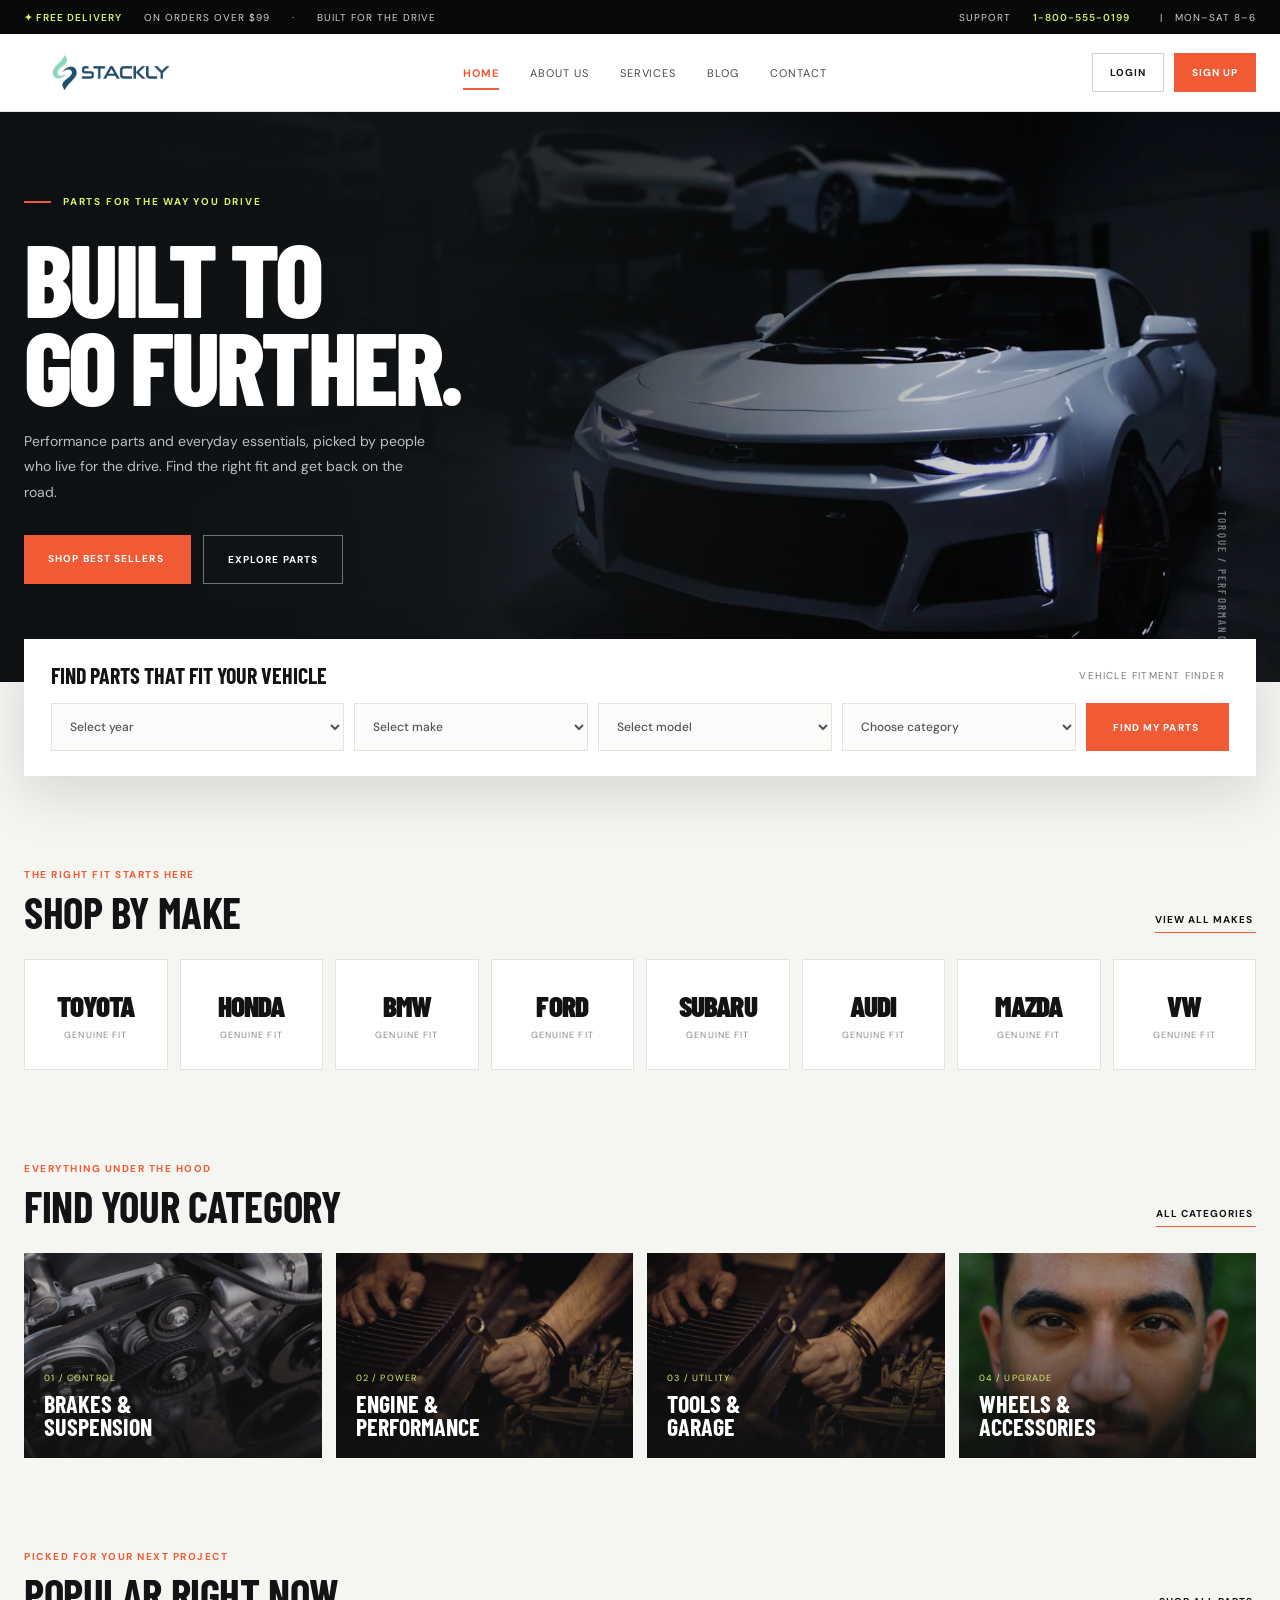
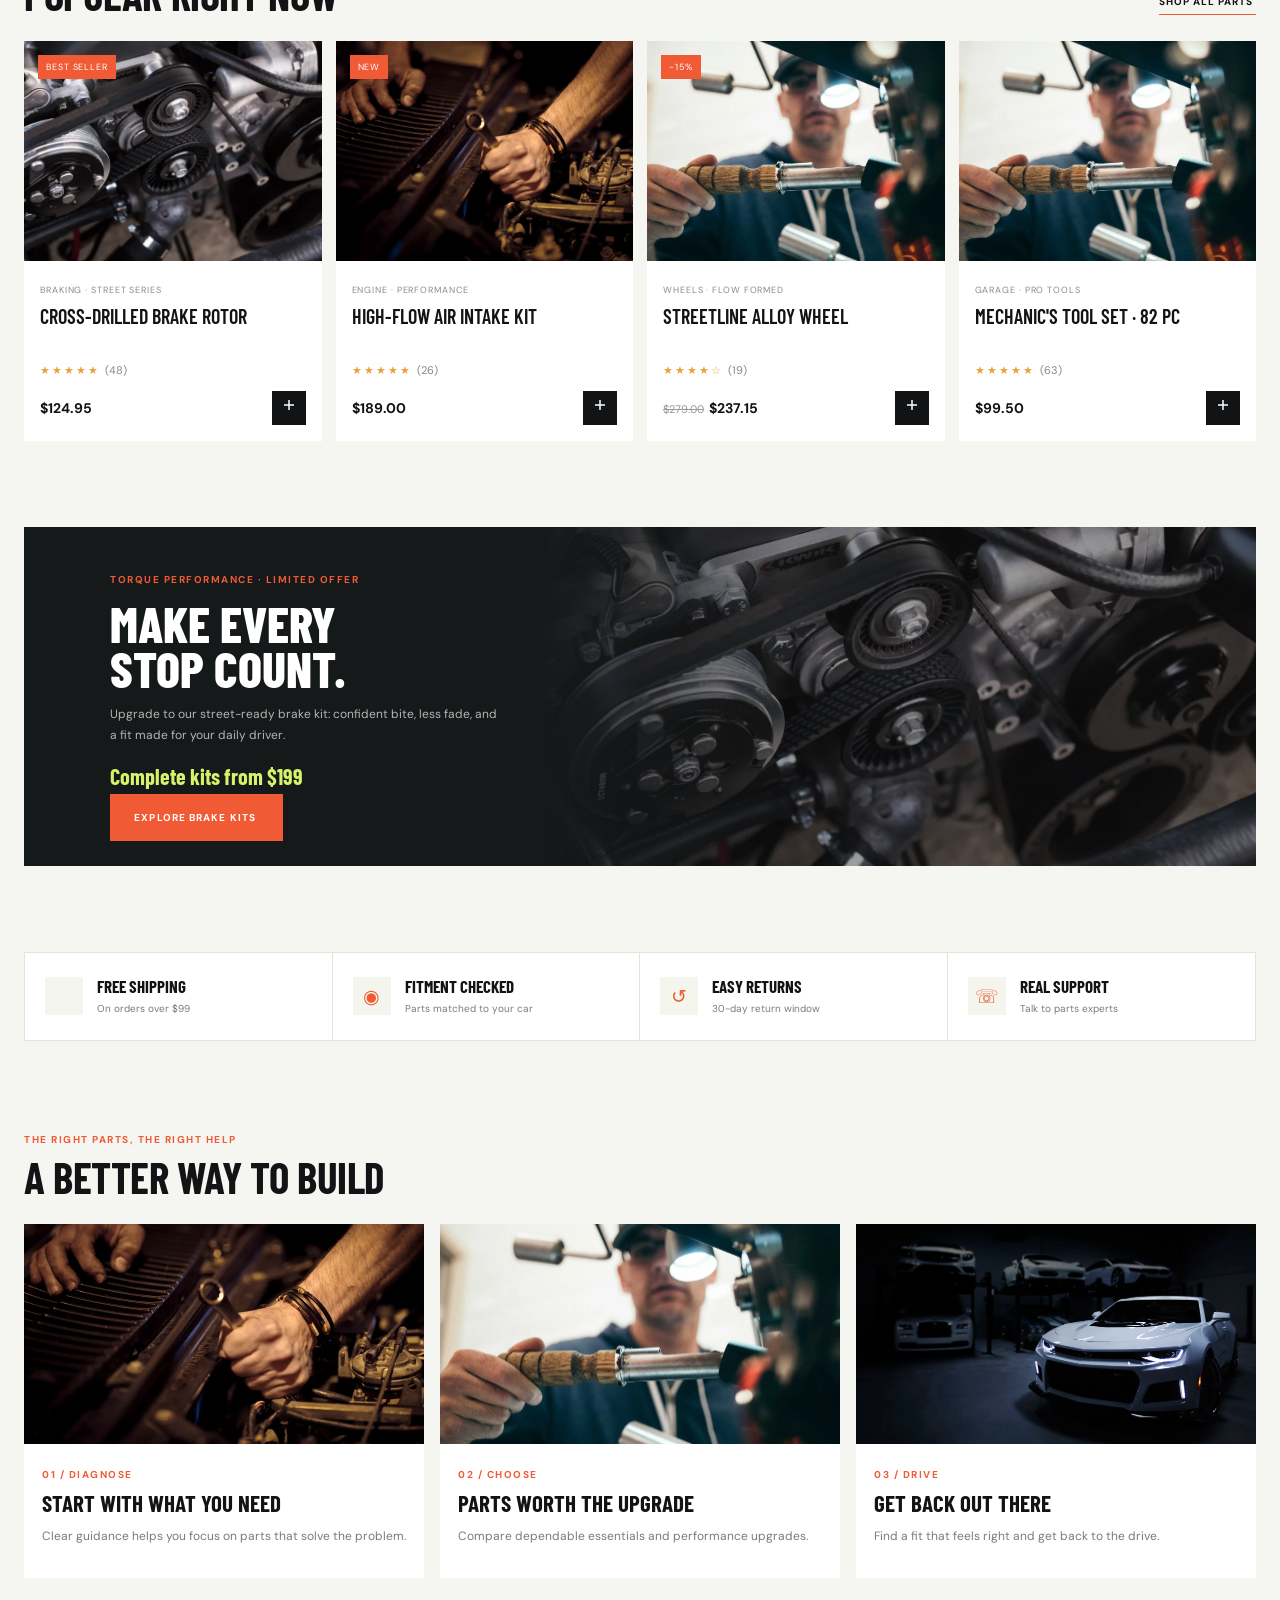
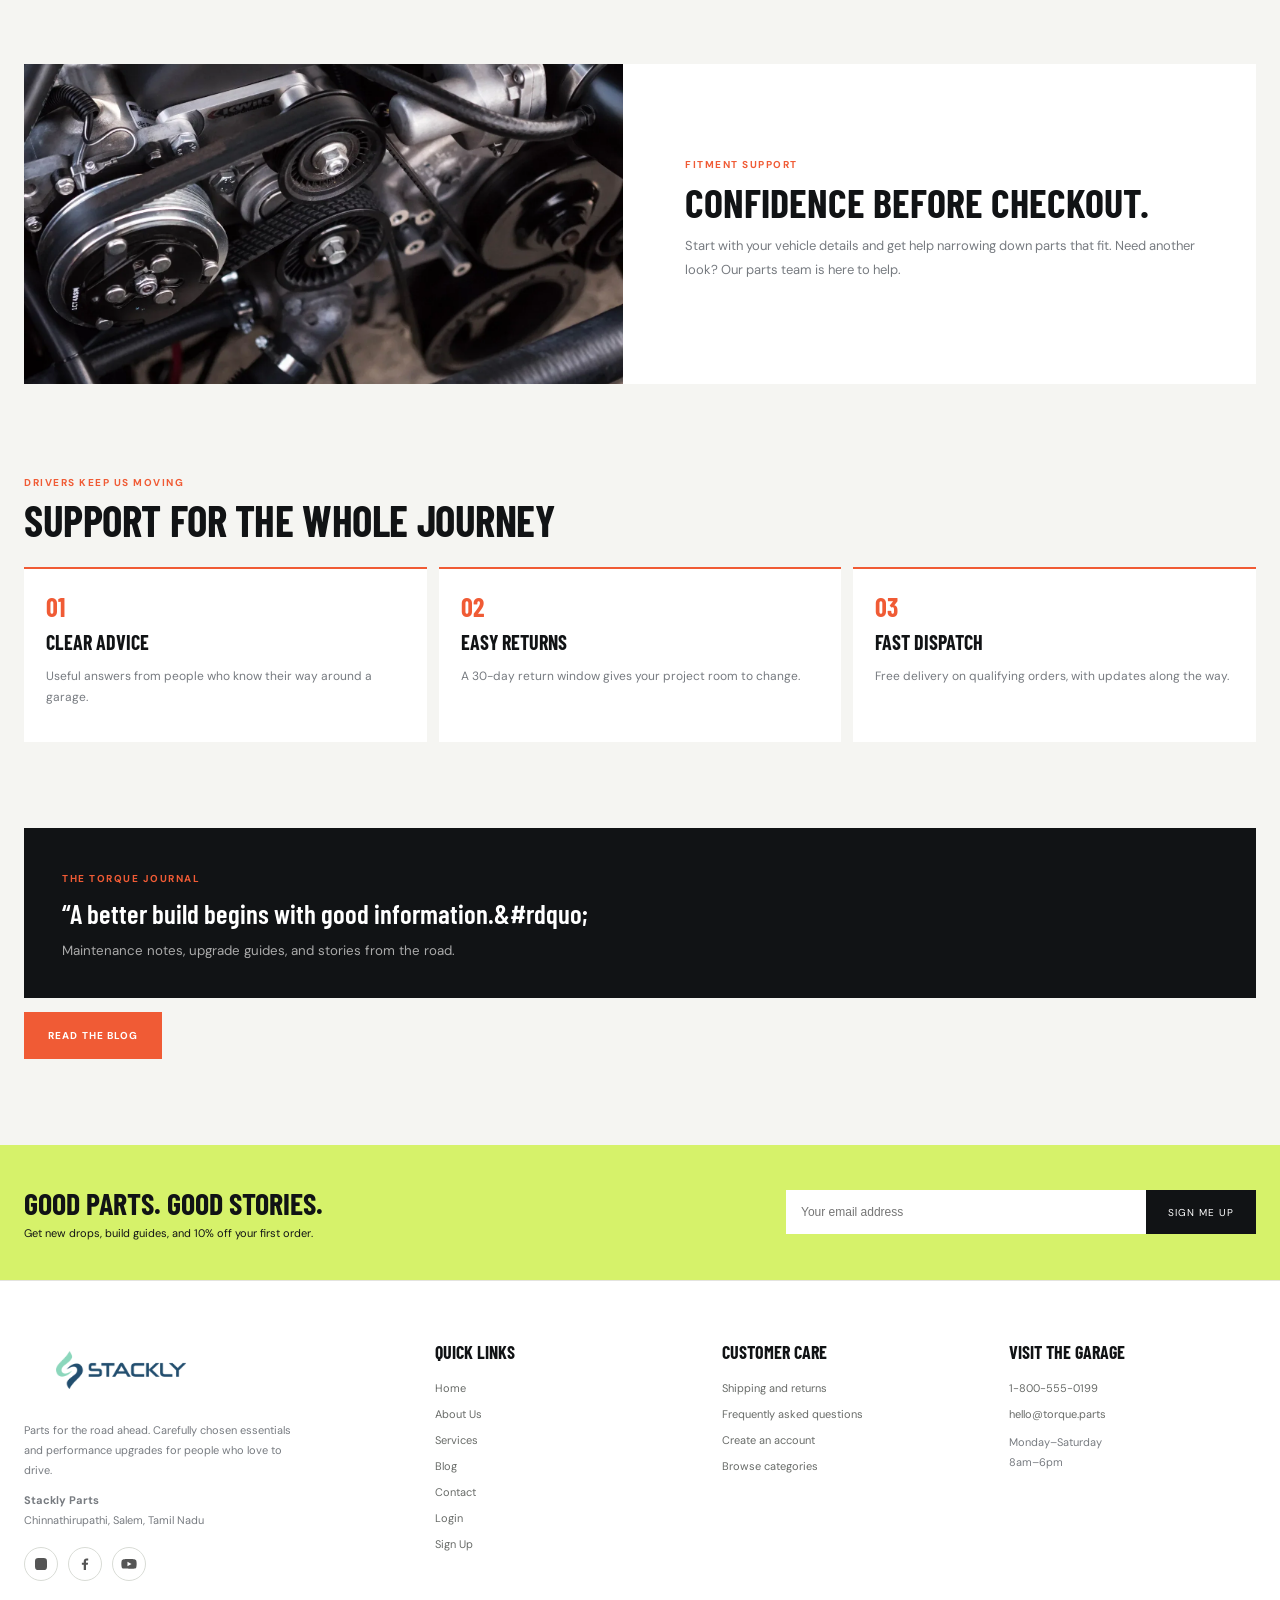
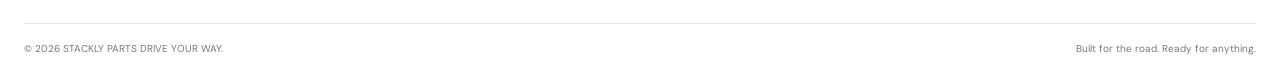
<file: index.html>
<!doctype html>
<html lang="en">
<head>
<meta charset="utf-8"><meta name="viewport" content="width=device-width,initial-scale=1"><meta name="theme-color" content="#111315">
<title>Torque — Automotive Parts & Performance</title>
<link rel="preconnect" href="https://fonts.googleapis.com"><link rel="preconnect" href="https://fonts.gstatic.com" crossorigin><link href="https://fonts.googleapis.com/css2?family=Barlow+Condensed:wght@500;600;700;800;900&family=DM+Sans:wght@400;500;600;700&display=swap" rel="stylesheet">
<style>
:root{--ink:#111315;--muted:#777b80;--paper:#f5f5f2;--line:#e4e4df;--orange:#f05b35;--lime:#d6f26a;--white:#fff;--cond:'Barlow Condensed',sans-serif;--body:'DM Sans',sans-serif}*{box-sizing:border-box}html{scroll-behavior:smooth}body{margin:0;background:var(--paper);color:var(--ink);font-family:var(--body)}button,a{font:inherit}button{cursor:pointer}.topline{height:34px;background:#080909;color:#d1d1cc;display:flex;align-items:center;justify-content:space-between;padding:0 max(calc((100vw - 1240px)/2),24px);font-size:10px;letter-spacing:.1em;text-transform:uppercase}.topline span{display:flex;gap:22px}.topline b{color:var(--lime);font-weight:600}.header{height:78px;background:#111315;color:white;display:flex;align-items:center;padding:0 max(calc((100vw - 1240px)/2),24px);gap:50px;position:sticky;top:0;z-index:30;border-bottom:1px solid #ffffff17}.logo{display:flex;align-items:center;justify-content:center;background:#fff;padding:3px 9px;border-radius:3px;text-decoration:none;white-space:nowrap;flex:none}.logo img{display:block;width:174px;height:39px;object-fit:contain}.footgrid .logo{width:max-content}.footgrid .logo img{width:194px;height:45px}@media(max-width:640px){.logo img{width:142px;height:34px}.footgrid .logo img{width:165px;height:39px}}.nav{display:flex;align-items:center;gap:31px;margin:auto}.nav a{color:#c5c6c3;text-decoration:none;text-transform:uppercase;font-size:11px;letter-spacing:.09em;transition:color .2s}.nav a:hover{color:var(--lime)}.head-actions{display:flex;align-items:center;gap:22px}.iconbtn{background:none;border:0;color:white;font-size:19px;position:relative;padding:7px}.cartcount{position:absolute;top:0;right:-4px;background:var(--orange);border-radius:50%;font-size:9px;width:15px;height:15px;display:grid;place-items:center}.menu{display:none;background:none;border:0;color:white;font-size:23px}.hero{min-height:570px;background:#13171a;position:relative;overflow:hidden;color:white;display:flex;align-items:center}.hero:before{content:'';position:absolute;inset:0;background:linear-gradient(90deg,#0e1113 0%,#101315ed 34%,#10131537 74%,#10131530),url('assets/photos/photo-1492144534655-ae79c964c9d7.webp') center 57%/cover;animation:heroZoom 1.2s ease both}.hero:after{content:'TORQUE / PERFORMANCE';position:absolute;right:4%;bottom:32px;color:#ffffff6a;font:600 11px var(--cond);letter-spacing:.2em;writing-mode:vertical-rl}.hero-inner{width:min(1240px,calc(100% - 48px));margin:auto;position:relative;padding:65px 0 80px}.eyebrow{display:flex;align-items:center;gap:12px;text-transform:uppercase;color:var(--lime);letter-spacing:.18em;font-size:10px;font-weight:700}.eyebrow:before{content:'';width:27px;height:2px;background:var(--orange)}h1{font:800 clamp(58px,8vw,108px)/.86 var(--cond);letter-spacing:-.035em;text-transform:uppercase;max-width:650px;margin:25px 0 20px}.hero p{max-width:405px;color:#bcbfbe;font-size:14px;line-height:1.8;margin:0}.hero-buttons{display:flex;gap:12px;margin-top:30px}.btn{border:0;background:var(--orange);color:white;text-transform:uppercase;letter-spacing:.11em;font-size:10px;font-weight:700;padding:17px 24px;transition:transform .25s,background .25s}.btn:hover{transform:translateY(-3px);background:#ff704a}.btn-outline{background:transparent;border:1px solid #ffffff69}.btn-outline:hover{background:white;color:#111}.hero-index{position:absolute;bottom:30px;left:max(calc((100vw - 1240px)/2),24px);display:flex;align-items:center;gap:14px;color:#b6b9b6;font-size:10px;letter-spacing:.15em}.hero-index b{color:white}.hero-index i{width:55px;height:1px;background:#777}.fitment{width:min(1240px,calc(100% - 48px));margin:-43px auto 0;position:relative;z-index:3;background:white;box-shadow:0 18px 55px #1112;padding:23px 27px 25px}.fit-title{display:flex;justify-content:space-between;align-items:center;margin-bottom:15px}.fit-title h2{font:700 22px var(--cond);text-transform:uppercase;margin:0}.fit-title span{font-size:10px;text-transform:uppercase;letter-spacing:.12em;color:var(--muted)}.fit-row{display:grid;grid-template-columns:1.25fr 1fr 1fr 1fr auto;gap:10px}.fit-row select,.fit-row input{height:48px;border:1px solid var(--line);padding:0 14px;color:#555;background:#fbfbf9;font:500 12px var(--body);outline:none}.fit-row select:focus{border-color:var(--orange)}.fit-row .btn{padding:0 27px}.section{width:min(1240px,calc(100% - 48px));margin:86px auto}.section-heading{display:flex;align-items:end;justify-content:space-between;margin-bottom:26px}.kicker{color:var(--orange);font-weight:700;font-size:10px;text-transform:uppercase;letter-spacing:.15em}.section-heading h2{font:700 43px/.95 var(--cond);text-transform:uppercase;margin:9px 0 0;letter-spacing:-.01em}.text-link{color:var(--ink);text-decoration:none;text-transform:uppercase;letter-spacing:.1em;font-size:10px;font-weight:700;border-bottom:1px solid var(--orange);padding-bottom:6px}.makes{display:grid;grid-template-columns:repeat(8,1fr);gap:12px}.make{height:111px;border:1px solid var(--line);background:white;display:flex;flex-direction:column;align-items:center;justify-content:center;gap:12px;transition:.25s;text-decoration:none;color:var(--ink)}.make strong{font:700 20px var(--cond);letter-spacing:-.03em}.make small{font-size:9px;color:#878984;letter-spacing:.12em;text-transform:uppercase}.make:hover{border-color:var(--orange);transform:translateY(-5px);box-shadow:0 10px 26px #17171710}.make .brand-mark{font:900 29px var(--cond);height:29px;display:grid;place-items:center}.categories{display:grid;grid-template-columns:repeat(4,1fr);gap:14px}.category{height:205px;position:relative;background:#202326;overflow:hidden;color:white;text-decoration:none}.category img{width:100%;height:100%;object-fit:cover;opacity:.64;transition:transform .55s,opacity .3s}.category:after{content:'';position:absolute;inset:35% 0 0;background:linear-gradient(transparent,#111d)}.category:hover img{transform:scale(1.08);opacity:.82}.category-label{position:absolute;z-index:1;bottom:19px;left:20px}.category-label small{text-transform:uppercase;letter-spacing:.13em;color:var(--lime);font-size:9px}.category-label h3{font:700 24px/.95 var(--cond);text-transform:uppercase;margin:7px 0 0}.products{display:grid;grid-template-columns:repeat(4,1fr);gap:14px}.product{background:#fff;position:relative;min-width:0;transition:transform .25s,box-shadow .25s}.product:hover{transform:translateY(-5px);box-shadow:0 16px 34px #1112}.product-image{height:220px;background:#f0f0ed;position:relative;overflow:hidden;display:grid;place-items:center}.product-image img{width:100%;height:100%;object-fit:cover;transition:transform .5s}.product:hover .product-image img{transform:scale(1.05)}.badge{position:absolute;top:14px;left:14px;background:var(--orange);color:white;padding:6px 8px;font-size:9px;text-transform:uppercase;letter-spacing:.1em}.quick{position:absolute;right:12px;top:12px;border:0;background:white;width:33px;height:33px;border-radius:50%;font-size:15px;opacity:0;transform:translateX(8px);transition:.2s}.product:hover .quick{opacity:1;transform:none}.product-info{padding:16px}.product-cat{text-transform:uppercase;color:#898b87;font-size:9px;letter-spacing:.1em}.product h3{font:600 20px/1 var(--cond);margin:8px 0 12px;text-transform:uppercase;min-height:40px}.rating{color:#e7a23a;font-size:11px;letter-spacing:2px}.price-row{display:flex;justify-content:space-between;align-items:center;margin-top:12px}.price{font-size:14px;font-weight:700}.price del{font-size:11px;color:#999;font-weight:400;margin-right:5px}.add{border:0;background:var(--ink);color:white;width:34px;height:34px;font-size:18px;transition:.2s}.add:hover{background:var(--orange)}.promo{background:#16191a;color:white;min-height:310px;position:relative;overflow:hidden;display:flex;align-items:center;padding:40px 7%}.promo:after{content:'';position:absolute;inset:0 0 0 42%;background:linear-gradient(90deg,#16191a,transparent 35%),url('assets/photos/photo-1486262715619-67b85e0b08d3.webp') center/cover;opacity:.58}.promo-copy{position:relative;z-index:1;max-width:500px}.promo h2{font:800 50px/.9 var(--cond);text-transform:uppercase;margin:13px 0}.promo p{color:#b3b5b3;font-size:12px;line-height:1.8;max-width:390px}.promo .price-big{font:700 22px var(--cond);color:var(--lime);margin:16px 0}.benefits{display:grid;grid-template-columns:repeat(4,1fr);border:1px solid var(--line);background:white}.benefit{padding:23px 20px;display:flex;align-items:center;gap:14px;border-right:1px solid var(--line)}.benefit:last-child{border:0}.benefit-icon{width:38px;height:38px;display:grid;place-items:center;background:#f4f5ed;color:var(--orange);font-size:19px}.benefit strong{display:block;text-transform:uppercase;font:700 17px var(--cond)}.benefit small{color:var(--muted);font-size:10px}.newsletter{background:var(--lime);padding:40px max(calc((100vw - 1240px)/2),24px);display:flex;align-items:center;justify-content:space-between;gap:24px}.newsletter h2{font:700 30px var(--cond);text-transform:uppercase;margin:0}.newsletter p{font-size:11px;margin:5px 0 0}.newsform{display:flex;width:min(470px,100%)}.newsform input{flex:1;min-width:0;border:0;padding:15px;font-size:12px}.newsform button{background:var(--ink);color:white;border:0;padding:0 22px;text-transform:uppercase;font-size:10px;letter-spacing:.1em}footer{background:#111315;color:#c7c8c4;padding:55px max(calc((100vw - 1240px)/2),24px) 20px}.footgrid{display:grid;grid-template-columns:1.5fr 1fr 1fr 1fr;gap:40px;padding-bottom:42px}.footgrid .logo{display:inline-block}.footgrid p{max-width:280px;color:#898b89;font-size:11px;line-height:1.8}.footgrid h4{font:700 18px var(--cond);text-transform:uppercase;color:white;margin:5px 0 18px}.footgrid a{display:block;color:#999;text-decoration:none;font-size:11px;margin:12px 0}.footgrid a:hover{color:var(--lime)}.copyright{border-top:1px solid #ffffff20;padding-top:18px;font-size:10px;color:#777;display:flex;justify-content:space-between}.toast{position:fixed;bottom:20px;right:20px;background:var(--ink);color:white;padding:14px 19px;font-size:12px;z-index:80;transform:translateY(80px);opacity:0;transition:.3s}.toast.show{transform:none;opacity:1}.reveal{opacity:0;transform:translateY(22px);transition:opacity .65s ease,transform .65s ease}.reveal.in{opacity:1;transform:none}@keyframes heroZoom{from{transform:scale(1.06);opacity:.6}to{transform:scale(1);opacity:1}}@media(max-width:900px){.header{gap:22px}.nav{gap:15px}.nav a{font-size:9px}.makes{grid-template-columns:repeat(4,1fr)}.products{grid-template-columns:repeat(2,1fr)}.categories{grid-template-columns:repeat(2,1fr)}.fit-row{grid-template-columns:repeat(2,1fr)}.fit-row .btn{height:48px}.benefits{grid-template-columns:repeat(2,1fr)}.benefit:nth-child(2){border-right:0}.benefit:nth-child(-n+2){border-bottom:1px solid var(--line)}.footgrid{grid-template-columns:repeat(2,1fr)}}@media(max-width:640px){.topline{font-size:8px;padding:0 15px}.topline span{gap:9px}.header{height:65px;padding:0 18px;justify-content:space-between}.menu{display:block}.nav{display:none;position:absolute;top:65px;left:0;right:0;background:#111315;padding:20px;align-items:stretch;flex-direction:column;gap:0}.nav.open{display:flex}.nav a{padding:13px 0;border-bottom:1px solid #ffffff18;font-size:11px}.head-actions{gap:7px}.logo{font-size:30px}.hero{min-height:535px}.hero:before{background:linear-gradient(90deg,#0e1113f2,#101315a3 75%,#10131555),url('assets/photos/photo-1492144534655-ae79c964c9d7.webp') 59%/cover}.hero-inner{width:calc(100% - 38px);padding:66px 0}.hero p{font-size:12px;max-width:320px}.fitment{width:calc(100% - 28px);padding:19px;margin-top:-30px}.fit-title h2{font-size:19px}.fit-title span{font-size:8px}.fit-row{grid-template-columns:1fr 1fr;gap:8px}.fit-row select{height:43px;padding:0 8px;font-size:10px}.fit-row .btn{grid-column:span 2;height:45px}.section{width:calc(100% - 32px);margin:62px auto}.section-heading h2{font-size:37px}.makes{grid-template-columns:repeat(2,1fr);gap:8px}.make{height:94px}.categories{gap:9px}.category{height:155px}.category-label{left:13px;bottom:13px}.category-label h3{font-size:20px}.products{gap:9px}.product-image{height:155px}.product-info{padding:11px}.product h3{font-size:17px;min-height:34px}.promo{min-height:340px;padding:30px 22px}.promo:after{inset:0;background:linear-gradient(90deg,#16191aee,#16191a66),url('assets/photos/photo-1486262715619-67b85e0b08d3.webp') center/cover}.promo h2{font-size:43px}.benefit{padding:15px 10px;gap:8px}.benefit-icon{width:30px;height:30px;flex:none}.benefit strong{font-size:15px}.benefit small{font-size:8px}.newsletter{padding:30px 20px;display:block}.newsform{margin-top:19px}.newsform input{padding:14px 10px}.newsform button{padding:0 12px;font-size:9px}.footgrid{grid-template-columns:1fr 1fr;gap:25px 15px}.footgrid p{font-size:10px}.copyright{font-size:9px;gap:12px;flex-wrap:wrap}.section-heading{align-items:end}.text-link{font-size:9px}}
.image-grid{display:grid;grid-template-columns:repeat(3,minmax(0,1fr));gap:16px}.image-grid.two{grid-template-columns:repeat(2,minmax(0,1fr))}.visual-card{background:#fff;min-width:0;overflow:hidden}.visual-card img{width:100%;height:220px;display:block;object-fit:cover}.visual-copy{padding:18px}.visual-copy h3{font:700 23px/.98 var(--cond);text-transform:uppercase;margin:9px 0}.visual-copy p{font-size:12px;line-height:1.8;color:var(--muted)}.split-panel{display:grid;grid-template-columns:1fr 1fr;gap:34px;align-items:center;background:#fff}.split-panel img{width:100%;height:320px;object-fit:cover;display:block}.split-copy{padding:28px}.split-copy h2{font:700 40px/.95 var(--cond);text-transform:uppercase;margin:10px 0}.split-copy p{font-size:13px;line-height:1.9;color:var(--muted)}.number-list{display:grid;grid-template-columns:repeat(3,1fr);gap:12px}.number-item{background:white;padding:22px;border-top:2px solid var(--orange)}.number-item b{color:var(--orange);font:700 26px var(--cond)}.number-item h3{font:700 20px var(--cond);text-transform:uppercase;margin:8px 0}.number-item p{font-size:12px;line-height:1.75;color:var(--muted)}.quote-panel{background:#111315;color:#fff;padding:38px}.quote-panel blockquote{font:600 27px/1.2 var(--cond);margin:10px 0}.quote-panel small{color:#aaa}.faq-list{display:grid;grid-template-columns:1fr 1fr;gap:12px}.faq-list details{background:white;padding:18px}.faq-list summary{font:700 18px var(--cond);text-transform:uppercase;cursor:pointer}.faq-list p{font-size:12px;line-height:1.8;color:var(--muted)}@media(max-width:700px){.image-grid,.image-grid.two,.number-list,.faq-list{grid-template-columns:1fr}.split-panel{grid-template-columns:1fr;gap:0}.split-panel img{height:240px}.visual-card img{height:210px}}.header{background:#fff;color:var(--ink);border-bottom:1px solid var(--line)}.logo{background:transparent;padding:0;border-radius:0}.nav a{color:#45484b}.nav a:hover{color:var(--orange)}.menu{color:var(--ink)}.head-actions{gap:10px}.auth-link{display:inline-flex;align-items:center;justify-content:center;min-height:39px;padding:0 17px;text-decoration:none;text-transform:uppercase;font-size:10px;font-weight:700;letter-spacing:.1em;transition:.2s}.auth-login{border:1px solid #cfd0cc;color:var(--ink)}.auth-login:hover{border-color:var(--ink);background:#f4f4f1}.auth-signup{background:var(--orange);color:white;border:1px solid var(--orange)}.auth-signup:hover{background:#d94b29;border-color:#d94b29}.header .logo img{object-fit:contain}footer{background:#fff;color:#555;border-top:1px solid var(--line)}.footgrid p{color:var(--muted)}.footgrid h4{color:var(--ink)}.footgrid a{color:#686b68}.footgrid a:hover{color:var(--orange)}.copyright{border-top:1px solid var(--line);color:#777}@media(max-width:640px){.header{background:#fff}.nav{background:#fff}.head-actions{gap:6px}.auth-link{min-height:34px;padding:0 11px;font-size:9px}.logo img{width:142px;height:34px}.footgrid .logo img{width:165px;height:39px}}@media(max-width:640px){.topline{padding:0 10px;overflow:hidden}.topline>span{gap:6px;white-space:nowrap;font-size:7px}.topline>span:last-child{display:none}.logo img{width:clamp(100px,33vw,142px);height:34px}.head-actions{gap:5px}.auth-link{padding:0 8px;min-height:32px;font-size:8px}}@media(max-width:380px){.header{padding-left:12px;padding-right:12px;gap:8px}.logo img{width:100px}.auth-link{padding:0 7px;font-size:8px}}html,body{max-width:100%;overflow-x:clip}.image-grid,.content-grid,.products,.categories,.makes,.benefits,.fitment,.section{min-width:0;max-width:100%}img{max-width:100%}.social-links{display:flex;align-items:center;gap:10px;padding:0 0 20px}.social-links a{display:grid;place-items:center;width:34px;height:34px;border:1px solid #d8d9d4;color:var(--ink);margin:0;transition:.2s}.social-links a:hover{background:var(--orange);border-color:var(--orange);color:white}.social-links svg{width:16px;height:16px;fill:currentColor}.quick-dialog{border:0;padding:0;width:min(560px,calc(100% - 32px));box-shadow:0 24px 80px #0005}.quick-dialog::backdrop{background:#101315b8}.quick-dialog-card{display:grid;grid-template-columns:1fr 1fr;background:white;position:relative}.quick-dialog-card img{width:100%;height:100%;min-height:260px;object-fit:cover}.quick-dialog-copy{padding:28px}.quick-dialog-copy h2{font:700 30px var(--cond);text-transform:uppercase;margin:12px 0}.quick-close{position:absolute;right:10px;top:10px;border:0;background:#111315;color:#fff;width:34px;height:34px;font-size:20px;z-index:1}.not-found{min-height:62vh;display:grid;place-items:center;text-align:center;padding:70px 20px;background:linear-gradient(125deg,#111315,#252a2d);color:#fff}.not-found-inner{max-width:700px}.not-found-code{font:900 clamp(100px,22vw,210px)/.8 var(--cond);color:var(--lime);letter-spacing:-.05em}.not-found h1{font-size:clamp(42px,7vw,72px);margin:22px auto 14px}.not-found p{color:#c4c7c6;line-height:1.8;font-size:14px}.not-found-actions{display:flex;gap:12px;justify-content:center;margin-top:26px}@media(max-width:600px){.quick-dialog-card{grid-template-columns:1fr}.quick-dialog-card img{height:200px;min-height:0}.quick-dialog-copy{padding:20px}.not-found-actions{flex-wrap:wrap}}.nav a.active{color:var(--orange);font-weight:700;position:relative}.nav a.active::after{content:'';position:absolute;left:0;right:0;bottom:-10px;height:2px;background:var(--orange)}.nav a:focus-visible{outline:2px solid var(--orange);outline-offset:5px}@media(max-width:640px){.nav a.active{background:#f05b3512;padding-left:10px}.nav a.active::after{left:0;right:auto;top:12px;bottom:12px;width:2px;height:auto}}.nav-close{display:none}.header.menu-active{z-index:110}body.menu-open{overflow:hidden}@media(max-width:640px){.nav{display:none;position:fixed;inset:0;width:100%;height:100vh;height:100dvh;z-index:120;background:#f5f5f2;padding:78px 22px 30px;align-items:center;justify-content:center;flex-direction:column;gap:4px;overflow-y:auto}.nav.open{display:flex}.nav a{width:min(100%,390px);text-align:center;font-size:clamp(23px,7vw,34px);padding:15px 20px;border:0;color:var(--ink)}.nav a.active{background:#f05b3510;padding-left:20px}.nav a.active::after{left:32%;right:32%;top:auto;bottom:5px;width:auto;height:2px}.nav-close{display:flex;position:absolute;right:18px;top:16px;align-items:center;gap:8px;padding:10px 13px;border:1px solid var(--line);background:white;color:var(--ink);font-size:11px;font-weight:700;text-transform:uppercase;letter-spacing:.08em}.nav-close span{font-size:20px;line-height:12px}.hero img,.category img,.product img,.visual-card img,.post-card img{max-width:100%}}.nav .mobile-auth{display:none}@media(max-width:640px){.nav .mobile-auth{display:block}.head-actions{display:none}}.auth-back{display:inline-flex;align-items:center;gap:8px;border:1px solid var(--line);background:transparent;color:var(--ink);padding:10px 13px;margin-bottom:20px;font-size:10px;font-weight:700;letter-spacing:.08em;text-transform:uppercase}.auth-back:hover{border-color:var(--orange);color:var(--orange)}.menu svg,.nav-close svg{width:19px;height:19px;fill:none;stroke:currentColor;stroke-width:2;stroke-linecap:round;stroke-linejoin:round}.menu .menu-close-icon{display:none}.header.menu-active .menu-open-icon{display:none}.header.menu-active .menu-close-icon{display:inline-flex}@media(max-width:640px){.menu{display:inline-flex;align-items:center;justify-content:center;width:38px;height:38px;flex:none}}
</style><link rel="preconnect" href="https://fonts.googleapis.com"><link rel="preconnect" href="https://fonts.gstatic.com" crossorigin><link href="https://fonts.googleapis.com/css2?family=Material+Symbols+Outlined:opsz,wght,FILL,GRAD@20..48,400,0,0" rel="stylesheet"><style>.material-symbols-outlined{font-family:"Material Symbols Outlined";font-weight:normal;font-style:normal;font-size:20px;line-height:1;display:inline-flex;align-items:center;justify-content:center;white-space:nowrap;direction:ltr;font-feature-settings:"liga";-webkit-font-feature-settings:"liga";-webkit-font-smoothing:antialiased}</style><style>html{scroll-behavior:smooth}.scroll-reveal{opacity:0;transform:translateY(18px);transition:opacity .55s ease,transform .55s ease}.scroll-reveal.is-visible{opacity:1;transform:translateY(0)}.product,.make,.category,.visual-card,.number-item,.benefit,.metric,.panel,.module-detail,.item,.faq-list details,.form-card,.quote-panel{transition:transform .25s ease,box-shadow .25s ease,border-color .25s ease}.product:hover,.make:hover,.category:hover,.visual-card:hover,.number-item:hover,.benefit:hover,.metric:hover,.panel:hover,.module-detail:hover,.item:hover,.faq-list details:hover,.form-card:hover,.quote-panel:hover{transform:translateY(-4px);box-shadow:0 12px 28px #18212d18;border-color:#ef5b35}@media(prefers-reduced-motion:reduce){html{scroll-behavior:auto}.scroll-reveal,.product,.make,.category,.visual-card,.number-item,.benefit,.metric,.panel,.module-detail,.item,.faq-list details,.form-card,.quote-panel{transition:none;transform:none}}</style><link rel="stylesheet" href="site-enhancements.css"></head>
<body>
<div class="topline"><span><b>✦ Free delivery</b> on orders over $99 <span>·</span> Built for the drive</span><span>Support <b>1-800-555-0199</b> &nbsp; | &nbsp; Mon–Sat 8–6</span></div>
<header class="header"><button class="menu" type="button" aria-label="Open menu" aria-expanded="false"><span class="material-symbols-outlined menu-open-icon" aria-hidden="true">menu</span><span class="material-symbols-outlined menu-close-icon" aria-hidden="true">close</span></button><a class="logo" href="index.html" aria-label="Stackly home"><img src="assets/logo-dark.webp" alt="Stackly"></a><nav class="nav"><button class="nav-close" type="button" aria-label="Close navigation">Close <svg aria-hidden="true" viewBox="0 0 24 24"><path d="m6 6 12 12M18 6 6 18"/></svg></button><a href="index.html">Home</a><a href="about.html">About us</a><a href="services.html">Services</a><a href="blog.html">Blog</a><a href="contact.html">Contact</a><a class="mobile-auth" href="login.html">Login</a><a class="mobile-auth" href="signup.html">Sign up</a></nav><div class="head-actions"><a class="auth-link auth-login" href="login.html">Login</a><a class="auth-link auth-signup" href="signup.html">Sign up</a></div></header>
<main id="top"><section class="hero"><div class="hero-inner"><div class="eyebrow">Parts for the way you drive</div><h1>Built to<br>go further.</h1><p>Performance parts and everyday essentials, picked by people who live for the drive. Find the right fit and get back on the road.</p><div class="hero-buttons"><a class="btn" href="404.html" style="text-decoration:none">Shop best sellers&nbsp; </a><a class="btn btn-outline" href="#categories" style="text-decoration:none">Explore parts</a></div></div><div class="hero-index"><b>01</b><i></i> MADE FOR THE LONG RUN</div></section>
<section class="fitment reveal"><div class="fit-title"><h2>Find parts that fit your vehicle</h2><span>Vehicle fitment finder&nbsp; </span></div><div class="fit-row"><select aria-label="Year"><option value="">Select year</option><option>2025</option><option>2024</option><option>2023</option><option>2022</option><option>2021</option><option>2020</option><option>2019</option><option>2018</option></select><select aria-label="Make"><option value="">Select make</option><option>Toyota</option><option>Honda</option><option>BMW</option><option>Ford</option><option>Subaru</option><option>Volkswagen</option></select><select aria-label="Model"><option value="">Select model</option><option>Camry</option><option>Civic</option><option>3 Series</option><option>Mustang</option></select><select aria-label="Part"><option value="">Choose category</option><option>Brakes</option><option>Engine</option><option>Suspension</option><option>Lighting</option></select><button class="btn find">Find my parts&nbsp; </button></div></section>
<section class="section reveal"><div class="section-heading"><div><span class="kicker">The right fit starts here</span><h2>Shop by make</h2></div><a class="text-link" href="404.html">View all makes&nbsp; </a></div><div class="makes"><a class="make" href="#shop"><strong class="brand-mark">TOYOTA</strong><small>Genuine fit</small></a><a class="make" href="#shop"><strong class="brand-mark">HONDA</strong><small>Genuine fit</small></a><a class="make" href="#shop"><strong class="brand-mark">BMW</strong><small>Genuine fit</small></a><a class="make" href="#shop"><strong class="brand-mark">FORD</strong><small>Genuine fit</small></a><a class="make" href="#shop"><strong class="brand-mark">SUBARU</strong><small>Genuine fit</small></a><a class="make" href="#shop"><strong class="brand-mark">AUDI</strong><small>Genuine fit</small></a><a class="make" href="#shop"><strong class="brand-mark">MAZDA</strong><small>Genuine fit</small></a><a class="make" href="#shop"><strong class="brand-mark">VW</strong><small>Genuine fit</small></a></div></section>
<section class="section reveal" id="categories"><div class="section-heading"><div><span class="kicker">Everything under the hood</span><h2>Find your category</h2></div><a class="text-link" href="404.html">All categories&nbsp; </a></div><div class="categories"><a class="category" href="#shop"><img loading="lazy" src="assets/photos/photo-1486262715619-67b85e0b08d3.webp"><div class="category-label"><small>01 / Control</small><h3>Brakes &<br>Suspension</h3></div></a><a class="category" href="#shop"><img loading="lazy" src="assets/photos/photo-1619642751034-765dfdf7c58e.webp"><div class="category-label"><small>02 / Power</small><h3>Engine &<br>Performance</h3></div></a><a class="category" href="#shop"><img loading="lazy" src="assets/photos/photo-1619642751034-765dfdf7c58e.webp"><div class="category-label"><small>03 / Utility</small><h3>Tools &<br>Garage</h3></div></a><a class="category" href="#shop"><img loading="lazy" src="assets/photos/photo-1599256621730-535171e28e50.webp"><div class="category-label"><small>04 / Upgrade</small><h3>Wheels &<br>Accessories</h3></div></a></div></section>
<section class="section reveal" id="shop"><div class="section-heading"><div><span class="kicker">Picked for your next project</span><h2>Popular right now</h2></div><a class="text-link" href="404.html">Shop all parts&nbsp; </a></div><div class="products">
<article class="product"><div class="product-image"><span class="badge">Best seller</span><button type="button" class="quick" aria-label="Quick view"><span class="material-symbols-outlined" aria-hidden="true">search</span>⌕</button><img loading="lazy" src="assets/photos/photo-1486262715619-67b85e0b08d3.webp" alt="Performance brake rotor"></div><div class="product-info"><span class="product-cat">Braking · Street series</span><h3>Cross-drilled brake rotor</h3><span class="rating">★★★★★ <span style="color:#888;letter-spacing:0">(48)</span></span><div class="price-row"><span class="price">$124.95</span><button type="button" class="add" aria-label="Add brake rotor to cart"><span class="material-symbols-outlined" aria-hidden="true">add</span></button></div></div></article>
<article class="product"><div class="product-image"><span class="badge">New</span><button type="button" class="quick" aria-label="Quick view"><span class="material-symbols-outlined" aria-hidden="true">search</span>⌕</button><img loading="lazy" src="assets/photos/photo-1619642751034-765dfdf7c58e.webp" alt="Engine air filter"></div><div class="product-info"><span class="product-cat">Engine · Performance</span><h3>High-flow air intake kit</h3><span class="rating">★★★★★ <span style="color:#888;letter-spacing:0">(26)</span></span><div class="price-row"><span class="price">$189.00</span><button type="button" class="add" aria-label="Add intake kit to cart"><span class="material-symbols-outlined" aria-hidden="true">add</span></button></div></div></article>
<article class="product"><div class="product-image"><span class="badge">−15%</span><button type="button" class="quick" aria-label="Quick view"><span class="material-symbols-outlined" aria-hidden="true">search</span>⌕</button><img loading="lazy" src="assets/photos/photo-1558618666-fcd25c85cd64.webp" alt="Automotive wheel"></div><div class="product-info"><span class="product-cat">Wheels · Flow formed</span><h3>Streetline alloy wheel</h3><span class="rating">★★★★☆ <span style="color:#888;letter-spacing:0">(19)</span></span><div class="price-row"><span class="price"><del>$279.00</del>$237.15</span><button type="button" class="add" aria-label="Add alloy wheel to cart"><span class="material-symbols-outlined" aria-hidden="true">add</span></button></div></div></article>
<article class="product"><div class="product-image"><button type="button" class="quick" aria-label="Quick view"><span class="material-symbols-outlined" aria-hidden="true">search</span>⌕</button><img loading="lazy" src="assets/photos/photo-1558618666-fcd25c85cd64.webp" alt="Garage tools"></div><div class="product-info"><span class="product-cat">Garage · Pro tools</span><h3>Mechanic's tool set · 82 pc</h3><span class="rating">★★★★★ <span style="color:#888;letter-spacing:0">(63)</span></span><div class="price-row"><span class="price">$99.50</span><button type="button" class="add" aria-label="Add tool set to cart"><span class="material-symbols-outlined" aria-hidden="true">add</span></button></div></div></article>
</div></section>
<section class="section reveal" style="margin-top:0"><div class="promo"><div class="promo-copy"><span class="kicker">Torque performance · Limited offer</span><h2>Make every<br>stop count.</h2><p>Upgrade to our street-ready brake kit: confident bite, less fade, and a fit made for your daily driver.</p><div class="price-big">Complete kits from $199</div><a class="btn" href="404.html" style="text-decoration:none">Explore brake kits&nbsp; </a></div></div></section>
<section class="section reveal" id="about" style="margin-top:0"><div class="benefits"><div class="benefit"><span class="benefit-icon"></span><div><strong>Free shipping</strong><small>On orders over $99</small></div></div><div class="benefit"><span class="benefit-icon">◉</span><div><strong>Fitment checked</strong><small>Parts matched to your car</small></div></div><div class="benefit"><span class="benefit-icon">↺</span><div><strong>Easy returns</strong><small>30-day return window</small></div></div><div class="benefit"><span class="benefit-icon">☏</span><div><strong>Real support</strong><small>Talk to parts experts</small></div></div></div></section>
<section class="section reveal"><div class="section-heading"><div><span class="kicker">The right parts, the right help</span><h2>A better way to build</h2></div></div><div class="image-grid"><article class="visual-card"><img loading="lazy" src="assets/photos/photo-1619642751034-765dfdf7c58e.webp" alt="Technician inspecting a car"><div class="visual-copy"><span class="kicker">01 / Diagnose</span><h3>Start with what you need</h3><p>Clear guidance helps you focus on parts that solve the problem.</p></div></article><article class="visual-card"><img loading="lazy" src="assets/photos/photo-1558618666-fcd25c85cd64.webp" alt="Automotive tools in a garage"><div class="visual-copy"><span class="kicker">02 / Choose</span><h3>Parts worth the upgrade</h3><p>Compare dependable essentials and performance upgrades.</p></div></article><article class="visual-card"><img loading="lazy" src="assets/photos/photo-1492144534655-ae79c964c9d7.webp" alt="Performance car ready for the road"><div class="visual-copy"><span class="kicker">03 / Drive</span><h3>Get back out there</h3><p>Find a fit that feels right and get back to the drive.</p></div></article></div></section><section class="section reveal"><div class="split-panel"><img loading="lazy" src="assets/photos/photo-1486262715619-67b85e0b08d3.webp" alt="Technician working in a garage"><div class="split-copy"><span class="kicker">Fitment support</span><h2>Confidence before checkout.</h2><p>Start with your vehicle details and get help narrowing down parts that fit. Need another look? Our parts team is here to help.</p></div></div></section><section class="section reveal"><div class="section-heading"><div><span class="kicker">Drivers keep us moving</span><h2>Support for the whole journey</h2></div></div><div class="number-list"><div class="number-item"><b>01</b><h3>Clear advice</h3><p>Useful answers from people who know their way around a garage.</p></div><div class="number-item"><b>02</b><h3>Easy returns</h3><p>A 30-day return window gives your project room to change.</p></div><div class="number-item"><b>03</b><h3>Fast dispatch</h3><p>Free delivery on qualifying orders, with updates along the way.</p></div></div></section><section class="section reveal"><div class="quote-panel"><span class="kicker">The Torque journal</span><blockquote>&ldquo;A better build begins with good information.&#rdquo;</blockquote><small>Maintenance notes, upgrade guides, and stories from the road.</small></div><a class="btn" href="blog.html" style="display:inline-block;text-decoration:none;margin-top:14px">Read the blog </a></section><section class="newsletter"><div><h2>Good parts. Good stories.</h2><p>Get new drops, build guides, and 10% off your first order.</p></div><form class="newsform" novalidate><input type="email" name="email" placeholder="Your email address" required aria-label="Email address"><button type="button">Sign me up</button></form></section></main>
<footer id="footer"><div class="footgrid"><div><a class="logo" href="index.html" aria-label="Stackly home"><img src="assets/logo-dark.webp" alt="Stackly"></a><p>Parts for the road ahead. Carefully chosen essentials and performance upgrades for people who love to drive.</p><p><strong>Stackly Parts</strong><br>Chinnathirupathi, Salem, Tamil Nadu</p></div><div><h4>Quick links</h4><a href="index.html">Home</a><a href="about.html">About Us</a><a href="services.html">Services</a><a href="blog.html">Blog</a><a href="contact.html">Contact</a><a href="login.html">Login</a><a href="signup.html">Sign Up</a></div><div><h4>Customer care</h4><a href="404.html">Shipping and returns</a><a href="404.html">Frequently asked questions</a><a href="404.html">Create an account</a><a href="404.html">Browse categories</a></div><div><h4>Visit the garage</h4><a href="tel:+18005550199">1-800-555-0199</a><a href="mailto:hello@torque.parts">hello@torque.parts</a><p>Monday–Saturday<br>8am–6pm</p></div></div><div class="copyright"><span>© 2026 STACKLY PARTS DRIVE YOUR WAY.</span><span>Built for the road. Ready for anything.</span></div></footer><dialog class="quick-dialog" id="quickDialog"><button class="quick-close" type="button" aria-label="Close quick view"><span class="material-symbols-outlined" aria-hidden="true">close</span></button><div class="quick-dialog-card"><img alt=""><div class="quick-dialog-copy"><span class="kicker"></span><h2></h2><p style="color:var(--muted);font-size:13px;line-height:1.8">Product details and fitment information are available from our team.</p><a class="btn" href="contact.html" style="display:inline-block;text-decoration:none">Ask about this part </a></div></div></dialog><div class="toast" role="status">Added to your cart</div>
<script>
const menu=document.querySelector('.menu'),nav=document.querySelector('.nav'),header=document.querySelector('.header'),closeMenuButton=nav.querySelector('.nav-close');function setMenuOpen(open){nav.classList.toggle('open',open);header.classList.toggle('menu-active',open);document.body.classList.toggle('menu-open',open);menu.setAttribute('aria-expanded',String(open))}menu.setAttribute('aria-controls','site-navigation');nav.id='site-navigation';menu.setAttribute('aria-expanded','false');menu.addEventListener('click',()=>setMenuOpen(!nav.classList.contains('open')));closeMenuButton.addEventListener('click',()=>setMenuOpen(false));nav.addEventListener('click',e=>{if(e.target===nav)setMenuOpen(false)});document.addEventListener('keydown',e=>{if(e.key==='Escape')setMenuOpen(false)});const currentPage=location.pathname.split('/').pop()||'index.html';nav.querySelectorAll('a').forEach(a=>{const isCurrent=a.getAttribute('href')===currentPage||(currentPage===''&&a.getAttribute('href')==='index.html');if(isCurrent){a.classList.add('active');a.setAttribute('aria-current','page')}a.addEventListener('click',()=>{nav.querySelectorAll('a').forEach(link=>{link.classList.remove('active');link.removeAttribute('aria-current')});a.classList.add('active');a.setAttribute('aria-current','page');setMenuOpen(false)})});
let cart=0;const count=document.querySelector('.cartcount'),toast=document.querySelector('.toast');document.querySelectorAll('.add').forEach(b=>b.addEventListener('click',()=>{count.textContent=++cart;toast.textContent='Added to your cart';toast.classList.add('show');setTimeout(()=>toast.classList.remove('show'),1800)}));
document.querySelector('.find').addEventListener('click',()=>{const vals=[...document.querySelectorAll('.fit-row select')].map(s=>s.value);if(vals.some(v=>!v)){toast.textContent='Choose your vehicle to find matching parts';toast.classList.add('show');setTimeout(()=>toast.classList.remove('show'),2200);return}location.href='404.html'});
document.querySelector('.newsform').addEventListener('submit',e=>{e.preventDefault();const emailField=e.currentTarget.querySelector('input[type=email]');if(!emailField.checkValidity()){emailField.reportValidity();return}location.href='404.html'});document.querySelector('.newsform button').addEventListener('click',e=>{e.preventDefault();document.querySelector('.newsform').requestSubmit()});
const quickDialog=document.querySelector('#quickDialog');if(quickDialog){const quickClose=quickDialog.querySelector('.quick-close');quickClose.addEventListener('click',()=>quickDialog.close());document.querySelectorAll('.quick').forEach(button=>button.addEventListener('click',()=>{const product=button.closest('.product'),img=product.querySelector('.product-image img'),title=product.querySelector('h3'),cat=product.querySelector('.product-cat');quickDialog.querySelector('img').src=img.src;quickDialog.querySelector('img').alt=img.alt;quickDialog.querySelector('.kicker').textContent=cat.textContent;quickDialog.querySelector('h2').textContent=title.textContent;quickDialog.showModal()}));quickDialog.addEventListener('click',e=>{if(e.target===quickDialog)quickDialog.close()})};const observer=new IntersectionObserver(entries=>entries.forEach((entry,i)=>{if(entry.isIntersecting){entry.target.style.transitionDelay=(i%4)*80+'ms';entry.target.classList.add('in');observer.unobserve(entry.target)}}),{threshold:.12});document.querySelectorAll('.reveal').forEach(el=>observer.observe(el));
</script><script>(()=>{const selectors="main section,main article,.metric,.panel,.module-detail,.item,.visual-card,.number-item,.benefit,.faq-list details,.form-card";const nodes=[...document.querySelectorAll(selectors)].filter(el=>!el.classList.contains("reveal"));nodes.forEach((el,i)=>{el.classList.add("scroll-reveal");el.style.transitionDelay=(i%5)*55+"ms"});if(matchMedia("(prefers-reduced-motion: reduce)").matches){nodes.forEach(el=>el.classList.add("is-visible"));return}if(!("IntersectionObserver" in window)){nodes.forEach(el=>el.classList.add("is-visible"));return}const observer=new IntersectionObserver(entries=>entries.forEach(entry=>{if(entry.isIntersecting){entry.target.classList.add("is-visible");observer.unobserve(entry.target)}}),{threshold:.08});nodes.forEach(el=>observer.observe(el))})();</script><script src="site-enhancements.js"></script></body></html>
</file>
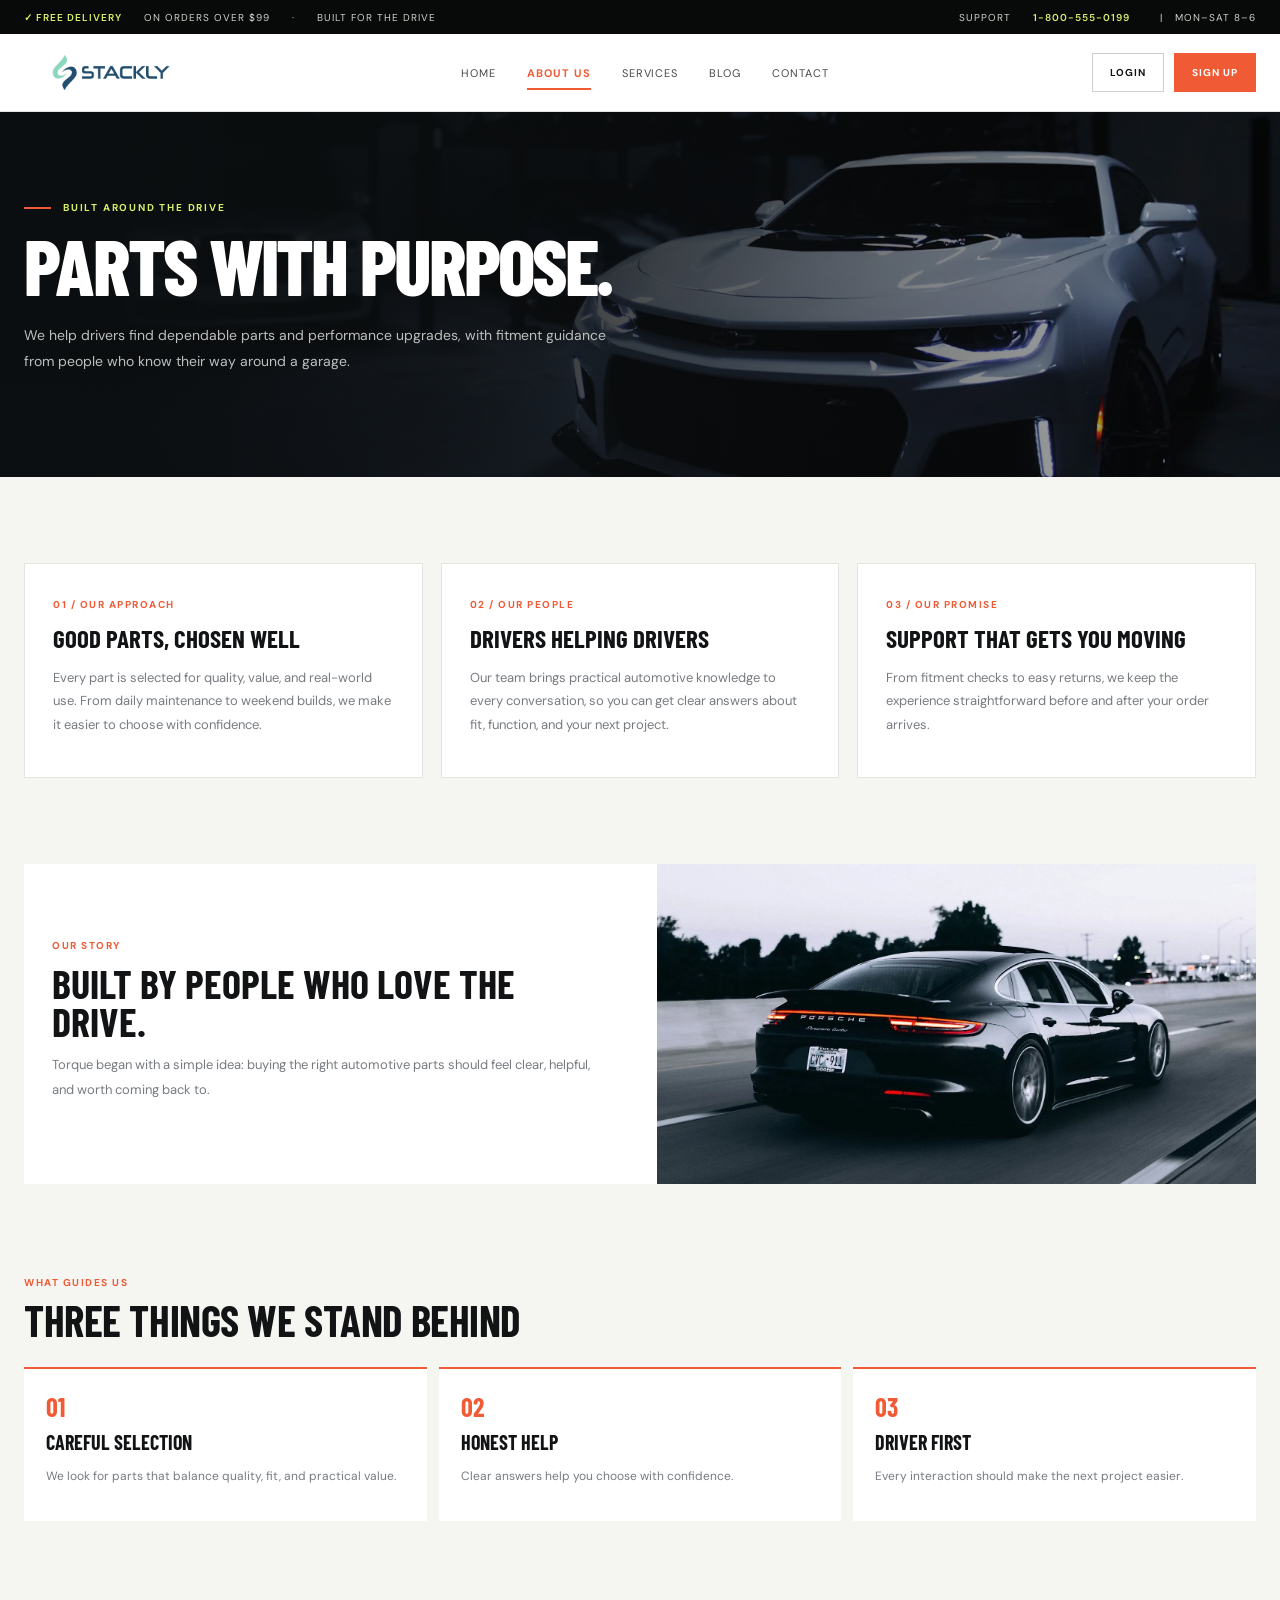
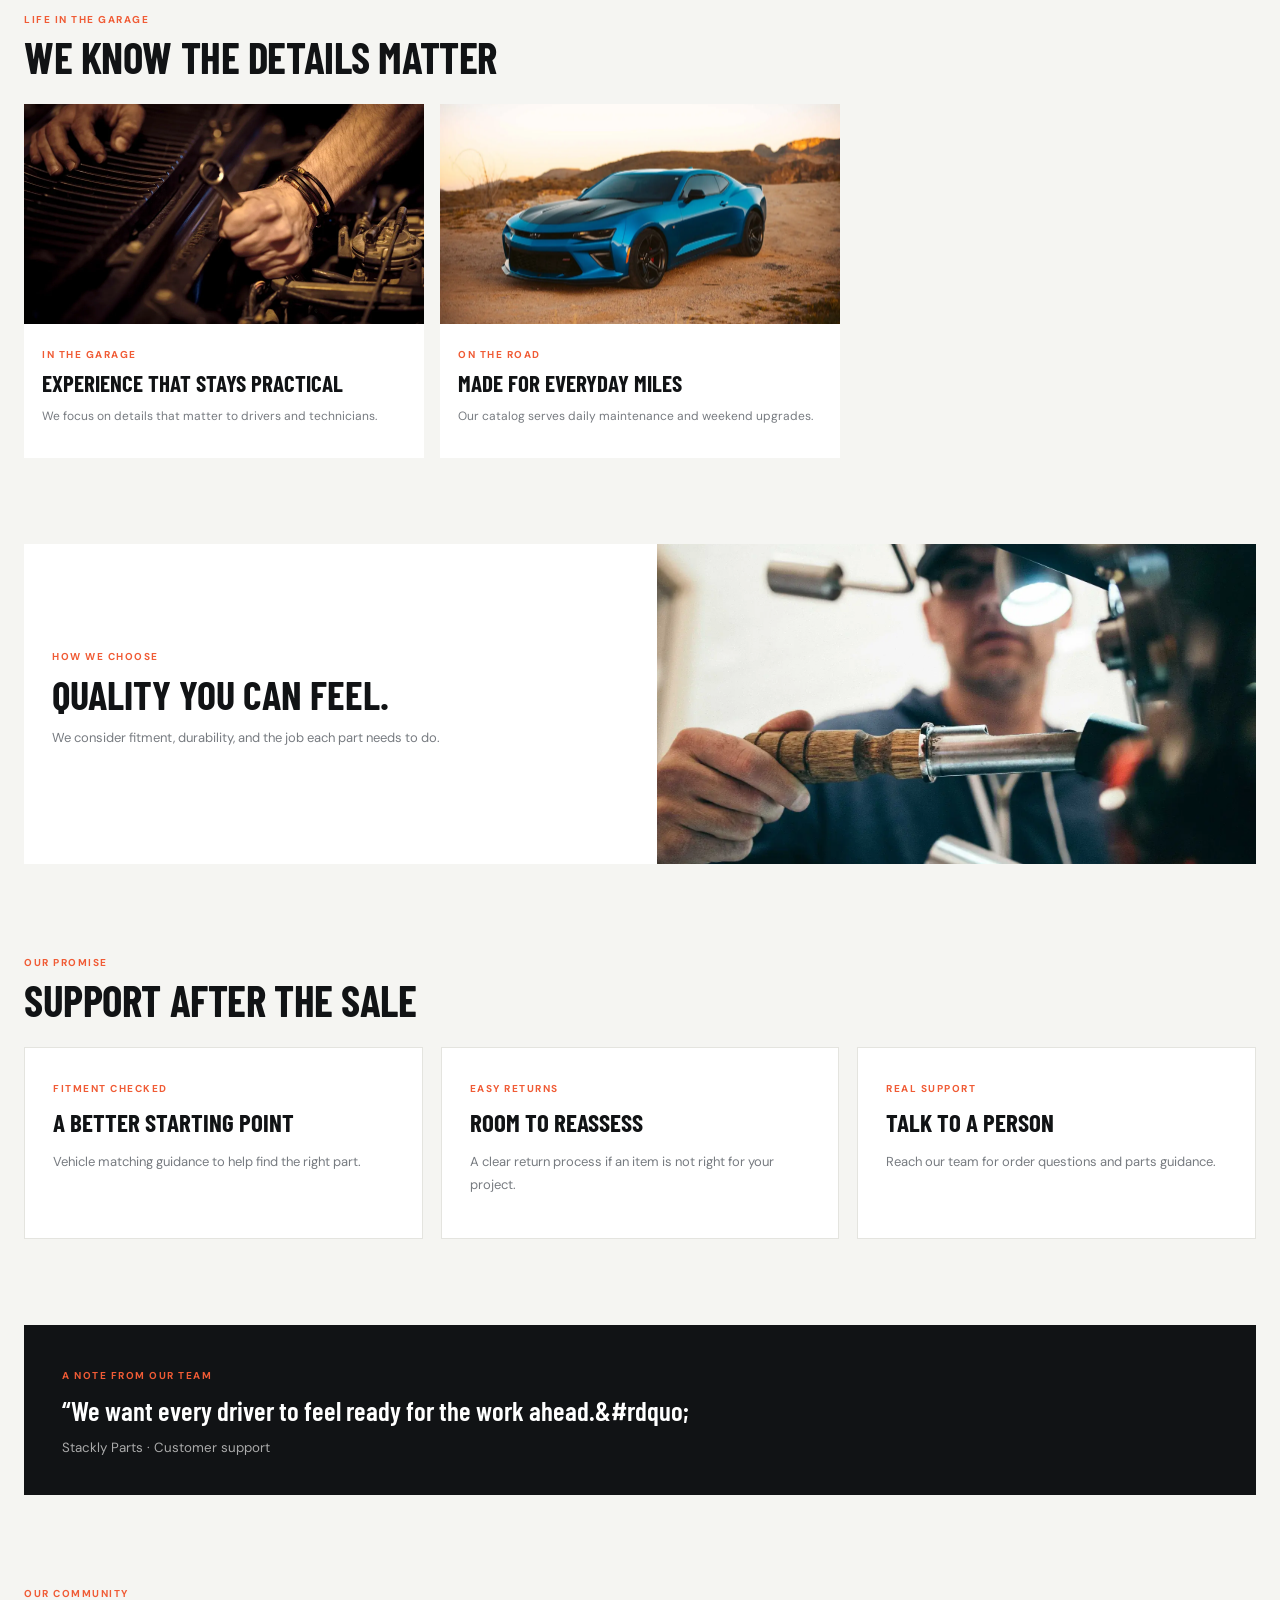
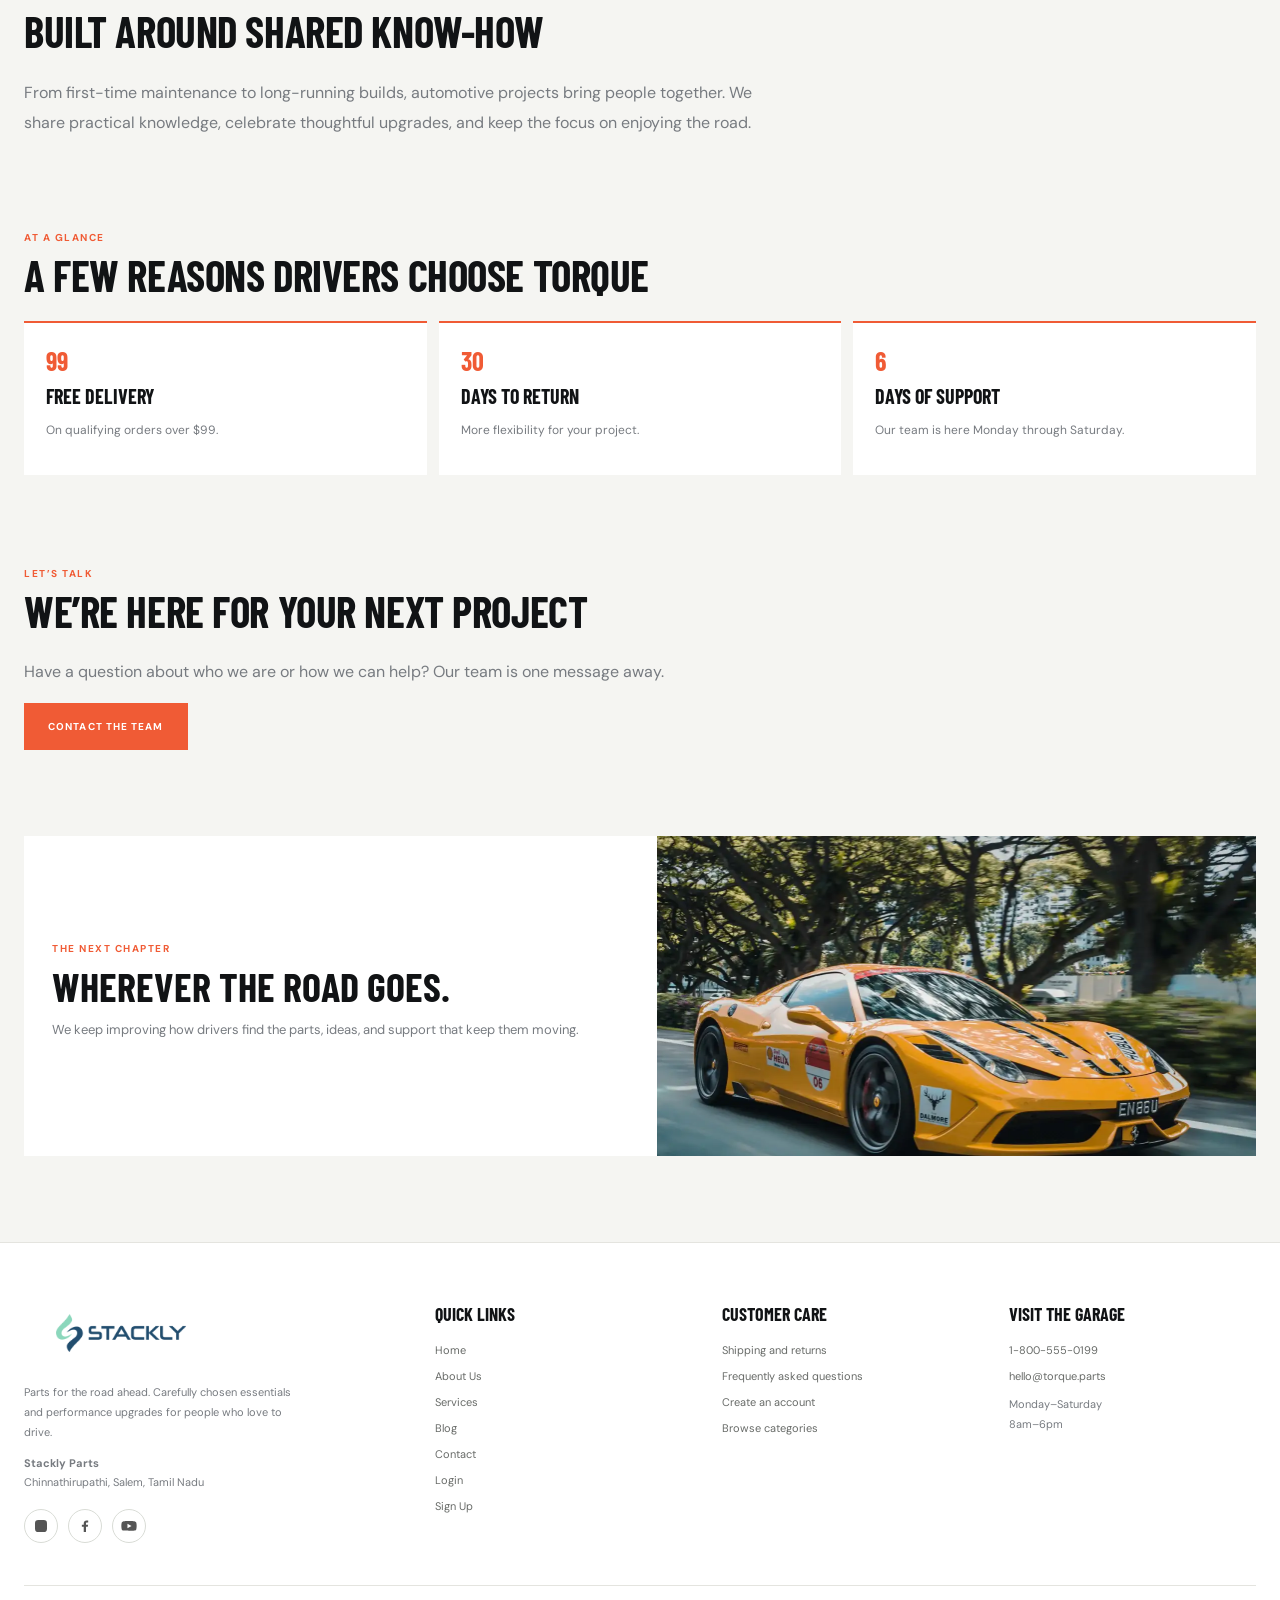
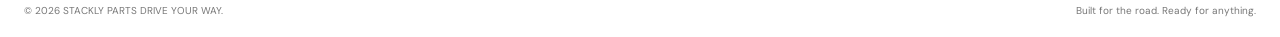
<file: about.html>
<!doctype html><html lang="en"><head><meta charset="utf-8"><meta name="viewport" content="width=device-width,initial-scale=1"><meta name="theme-color" content="#111315"><title>About &mdash; Torque</title><link rel="preconnect" href="https://fonts.googleapis.com"><link rel="preconnect" href="https://fonts.gstatic.com" crossorigin><link href="https://fonts.googleapis.com/css2?family=Barlow+Condensed:wght@500;600;700;800;900&family=DM+Sans:wght@400;500;600;700&display=swap" rel="stylesheet"><style>
:root{--ink:#111315;--muted:#777b80;--paper:#f5f5f2;--line:#e4e4df;--orange:#f05b35;--lime:#d6f26a;--white:#fff;--cond:'Barlow Condensed',sans-serif;--body:'DM Sans',sans-serif}*{box-sizing:border-box}html{scroll-behavior:smooth}body{margin:0;background:var(--paper);color:var(--ink);font-family:var(--body)}button,a{font:inherit}button{cursor:pointer}.topline{height:34px;background:#080909;color:#d1d1cc;display:flex;align-items:center;justify-content:space-between;padding:0 max(calc((100vw - 1240px)/2),24px);font-size:10px;letter-spacing:.1em;text-transform:uppercase}.topline span{display:flex;gap:22px}.topline b{color:var(--lime);font-weight:600}.header{height:78px;background:#111315;color:white;display:flex;align-items:center;padding:0 max(calc((100vw - 1240px)/2),24px);gap:50px;position:sticky;top:0;z-index:30;border-bottom:1px solid #ffffff17}.logo{display:flex;align-items:center;justify-content:center;background:#fff;padding:3px 9px;border-radius:3px;text-decoration:none;white-space:nowrap;flex:none}.logo img{display:block;width:174px;height:39px;object-fit:contain}.footgrid .logo{width:max-content}.footgrid .logo img{width:194px;height:45px}@media(max-width:640px){.logo img{width:142px;height:34px}.footgrid .logo img{width:165px;height:39px}}.nav{display:flex;align-items:center;gap:31px;margin:auto}.nav a{color:#c5c6c3;text-decoration:none;text-transform:uppercase;font-size:11px;letter-spacing:.09em;transition:color .2s}.nav a:hover{color:var(--lime)}.head-actions{display:flex;align-items:center;gap:22px}.iconbtn{background:none;border:0;color:white;font-size:19px;position:relative;padding:7px}.cartcount{position:absolute;top:0;right:-4px;background:var(--orange);border-radius:50%;font-size:9px;width:15px;height:15px;display:grid;place-items:center}.menu{display:none;background:none;border:0;color:white;font-size:23px}.hero{min-height:570px;background:#13171a;position:relative;overflow:hidden;color:white;display:flex;align-items:center}.hero:before{content:'';position:absolute;inset:0;background:linear-gradient(90deg,#0e1113 0%,#101315ed 34%,#10131537 74%,#10131530),url('assets/photos/photo-1492144534655-ae79c964c9d7.webp') center 57%/cover;animation:heroZoom 1.2s ease both}.hero:after{content:'TORQUE / PERFORMANCE';position:absolute;right:4%;bottom:32px;color:#ffffff6a;font:600 11px var(--cond);letter-spacing:.2em;writing-mode:vertical-rl}.hero-inner{width:min(1240px,calc(100% - 48px));margin:auto;position:relative;padding:65px 0 80px}.eyebrow{display:flex;align-items:center;gap:12px;text-transform:uppercase;color:var(--lime);letter-spacing:.18em;font-size:10px;font-weight:700}.eyebrow:before{content:'';width:27px;height:2px;background:var(--orange)}h1{font:800 clamp(58px,8vw,108px)/.86 var(--cond);letter-spacing:-.035em;text-transform:uppercase;max-width:650px;margin:25px 0 20px}.hero p{max-width:405px;color:#bcbfbe;font-size:14px;line-height:1.8;margin:0}.hero-buttons{display:flex;gap:12px;margin-top:30px}.btn{border:0;background:var(--orange);color:white;text-transform:uppercase;letter-spacing:.11em;font-size:10px;font-weight:700;padding:17px 24px;transition:transform .25s,background .25s}.btn:hover{transform:translateY(-3px);background:#ff704a}.btn-outline{background:transparent;border:1px solid #ffffff69}.btn-outline:hover{background:white;color:#111}.hero-index{position:absolute;bottom:30px;left:max(calc((100vw - 1240px)/2),24px);display:flex;align-items:center;gap:14px;color:#b6b9b6;font-size:10px;letter-spacing:.15em}.hero-index b{color:white}.hero-index i{width:55px;height:1px;background:#777}.fitment{width:min(1240px,calc(100% - 48px));margin:-43px auto 0;position:relative;z-index:3;background:white;box-shadow:0 18px 55px #1112;padding:23px 27px 25px}.fit-title{display:flex;justify-content:space-between;align-items:center;margin-bottom:15px}.fit-title h2{font:700 22px var(--cond);text-transform:uppercase;margin:0}.fit-title span{font-size:10px;text-transform:uppercase;letter-spacing:.12em;color:var(--muted)}.fit-row{display:grid;grid-template-columns:1.25fr 1fr 1fr 1fr auto;gap:10px}.fit-row select,.fit-row input{height:48px;border:1px solid var(--line);padding:0 14px;color:#555;background:#fbfbf9;font:500 12px var(--body);outline:none}.fit-row select:focus{border-color:var(--orange)}.fit-row .btn{padding:0 27px}.section{width:min(1240px,calc(100% - 48px));margin:86px auto}.section-heading{display:flex;align-items:end;justify-content:space-between;margin-bottom:26px}.kicker{color:var(--orange);font-weight:700;font-size:10px;text-transform:uppercase;letter-spacing:.15em}.section-heading h2{font:700 43px/.95 var(--cond);text-transform:uppercase;margin:9px 0 0;letter-spacing:-.01em}.text-link{color:var(--ink);text-decoration:none;text-transform:uppercase;letter-spacing:.1em;font-size:10px;font-weight:700;border-bottom:1px solid var(--orange);padding-bottom:6px}.makes{display:grid;grid-template-columns:repeat(8,1fr);gap:12px}.make{height:111px;border:1px solid var(--line);background:white;display:flex;flex-direction:column;align-items:center;justify-content:center;gap:12px;transition:.25s;text-decoration:none;color:var(--ink)}.make strong{font:700 20px var(--cond);letter-spacing:-.03em}.make small{font-size:9px;color:#878984;letter-spacing:.12em;text-transform:uppercase}.make:hover{border-color:var(--orange);transform:translateY(-5px);box-shadow:0 10px 26px #17171710}.make .brand-mark{font:900 29px var(--cond);height:29px;display:grid;place-items:center}.categories{display:grid;grid-template-columns:repeat(4,1fr);gap:14px}.category{height:205px;position:relative;background:#202326;overflow:hidden;color:white;text-decoration:none}.category img{width:100%;height:100%;object-fit:cover;opacity:.64;transition:transform .55s,opacity .3s}.category:after{content:'';position:absolute;inset:35% 0 0;background:linear-gradient(transparent,#111d)}.category:hover img{transform:scale(1.08);opacity:.82}.category-label{position:absolute;z-index:1;bottom:19px;left:20px}.category-label small{text-transform:uppercase;letter-spacing:.13em;color:var(--lime);font-size:9px}.category-label h3{font:700 24px/.95 var(--cond);text-transform:uppercase;margin:7px 0 0}.products{display:grid;grid-template-columns:repeat(4,1fr);gap:14px}.product{background:#fff;position:relative;min-width:0;transition:transform .25s,box-shadow .25s}.product:hover{transform:translateY(-5px);box-shadow:0 16px 34px #1112}.product-image{height:220px;background:#f0f0ed;position:relative;overflow:hidden;display:grid;place-items:center}.product-image img{width:100%;height:100%;object-fit:cover;transition:transform .5s}.product:hover .product-image img{transform:scale(1.05)}.badge{position:absolute;top:14px;left:14px;background:var(--orange);color:white;padding:6px 8px;font-size:9px;text-transform:uppercase;letter-spacing:.1em}.quick{position:absolute;right:12px;top:12px;border:0;background:white;width:33px;height:33px;border-radius:50%;font-size:15px;opacity:0;transform:translateX(8px);transition:.2s}.product:hover .quick{opacity:1;transform:none}.product-info{padding:16px}.product-cat{text-transform:uppercase;color:#898b87;font-size:9px;letter-spacing:.1em}.product h3{font:600 20px/1 var(--cond);margin:8px 0 12px;text-transform:uppercase;min-height:40px}.rating{color:#e7a23a;font-size:11px;letter-spacing:2px}.price-row{display:flex;justify-content:space-between;align-items:center;margin-top:12px}.price{font-size:14px;font-weight:700}.price del{font-size:11px;color:#999;font-weight:400;margin-right:5px}.add{border:0;background:var(--ink);color:white;width:34px;height:34px;font-size:18px;transition:.2s}.add:hover{background:var(--orange)}.promo{background:#16191a;color:white;min-height:310px;position:relative;overflow:hidden;display:flex;align-items:center;padding:40px 7%}.promo:after{content:'';position:absolute;inset:0 0 0 42%;background:linear-gradient(90deg,#16191a,transparent 35%),url('assets/photos/photo-1486262715619-67b85e0b08d3.webp') center/cover;opacity:.58}.promo-copy{position:relative;z-index:1;max-width:500px}.promo h2{font:800 50px/.9 var(--cond);text-transform:uppercase;margin:13px 0}.promo p{color:#b3b5b3;font-size:12px;line-height:1.8;max-width:390px}.promo .price-big{font:700 22px var(--cond);color:var(--lime);margin:16px 0}.benefits{display:grid;grid-template-columns:repeat(4,1fr);border:1px solid var(--line);background:white}.benefit{padding:23px 20px;display:flex;align-items:center;gap:14px;border-right:1px solid var(--line)}.benefit:last-child{border:0}.benefit-icon{width:38px;height:38px;display:grid;place-items:center;background:#f4f5ed;color:var(--orange);font-size:19px}.benefit strong{display:block;text-transform:uppercase;font:700 17px var(--cond)}.benefit small{color:var(--muted);font-size:10px}.newsletter{background:var(--lime);padding:40px max(calc((100vw - 1240px)/2),24px);display:flex;align-items:center;justify-content:space-between;gap:24px}.newsletter h2{font:700 30px var(--cond);text-transform:uppercase;margin:0}.newsletter p{font-size:11px;margin:5px 0 0}.newsform{display:flex;width:min(470px,100%)}.newsform input{flex:1;min-width:0;border:0;padding:15px;font-size:12px}.newsform button{background:var(--ink);color:white;border:0;padding:0 22px;text-transform:uppercase;font-size:10px;letter-spacing:.1em}footer{background:#111315;color:#c7c8c4;padding:55px max(calc((100vw - 1240px)/2),24px) 20px}.footgrid{display:grid;grid-template-columns:1.5fr 1fr 1fr 1fr;gap:40px;padding-bottom:42px}.footgrid .logo{display:inline-block}.footgrid p{max-width:280px;color:#898b89;font-size:11px;line-height:1.8}.footgrid h4{font:700 18px var(--cond);text-transform:uppercase;color:white;margin:5px 0 18px}.footgrid a{display:block;color:#999;text-decoration:none;font-size:11px;margin:12px 0}.footgrid a:hover{color:var(--lime)}.copyright{border-top:1px solid #ffffff20;padding-top:18px;font-size:10px;color:#777;display:flex;justify-content:space-between}.toast{position:fixed;bottom:20px;right:20px;background:var(--ink);color:white;padding:14px 19px;font-size:12px;z-index:80;transform:translateY(80px);opacity:0;transition:.3s}.toast.show{transform:none;opacity:1}.reveal{opacity:0;transform:translateY(22px);transition:opacity .65s ease,transform .65s ease}.reveal.in{opacity:1;transform:none}@keyframes heroZoom{from{transform:scale(1.06);opacity:.6}to{transform:scale(1);opacity:1}}@media(max-width:900px){.header{gap:22px}.nav{gap:15px}.nav a{font-size:9px}.makes{grid-template-columns:repeat(4,1fr)}.products{grid-template-columns:repeat(2,1fr)}.categories{grid-template-columns:repeat(2,1fr)}.fit-row{grid-template-columns:repeat(2,1fr)}.fit-row .btn{height:48px}.benefits{grid-template-columns:repeat(2,1fr)}.benefit:nth-child(2){border-right:0}.benefit:nth-child(-n+2){border-bottom:1px solid var(--line)}.footgrid{grid-template-columns:repeat(2,1fr)}}@media(max-width:640px){.topline{font-size:8px;padding:0 15px}.topline span{gap:9px}.header{height:65px;padding:0 18px;justify-content:space-between}.menu{display:block}.nav{display:none;position:absolute;top:65px;left:0;right:0;background:#111315;padding:20px;align-items:stretch;flex-direction:column;gap:0}.nav.open{display:flex}.nav a{padding:13px 0;border-bottom:1px solid #ffffff18;font-size:11px}.head-actions{gap:7px}.logo{font-size:30px}.hero{min-height:535px}.hero:before{background:linear-gradient(90deg,#0e1113f2,#101315a3 75%,#10131555),url('assets/photos/photo-1492144534655-ae79c964c9d7.webp') 59%/cover}.hero-inner{width:calc(100% - 38px);padding:66px 0}.hero p{font-size:12px;max-width:320px}.fitment{width:calc(100% - 28px);padding:19px;margin-top:-30px}.fit-title h2{font-size:19px}.fit-title span{font-size:8px}.fit-row{grid-template-columns:1fr 1fr;gap:8px}.fit-row select{height:43px;padding:0 8px;font-size:10px}.fit-row .btn{grid-column:span 2;height:45px}.section{width:calc(100% - 32px);margin:62px auto}.section-heading h2{font-size:37px}.makes{grid-template-columns:repeat(2,1fr);gap:8px}.make{height:94px}.categories{gap:9px}.category{height:155px}.category-label{left:13px;bottom:13px}.category-label h3{font-size:20px}.products{gap:9px}.product-image{height:155px}.product-info{padding:11px}.product h3{font-size:17px;min-height:34px}.promo{min-height:340px;padding:30px 22px}.promo:after{inset:0;background:linear-gradient(90deg,#16191aee,#16191a66),url('assets/photos/photo-1486262715619-67b85e0b08d3.webp') center/cover}.promo h2{font-size:43px}.benefit{padding:15px 10px;gap:8px}.benefit-icon{width:30px;height:30px;flex:none}.benefit strong{font-size:15px}.benefit small{font-size:8px}.newsletter{padding:30px 20px;display:block}.newsform{margin-top:19px}.newsform input{padding:14px 10px}.newsform button{padding:0 12px;font-size:9px}.footgrid{grid-template-columns:1fr 1fr;gap:25px 15px}.footgrid p{font-size:10px}.copyright{font-size:9px;gap:12px;flex-wrap:wrap}.section-heading{align-items:end}.text-link{font-size:9px}}

.page-hero{background:#111315;color:white;padding:76px max(calc((100vw - 1240px)/2),24px);min-height:250px;display:flex;flex-direction:column;justify-content:center}.page-hero h1{font-size:clamp(48px,7vw,78px);margin:18px 0 10px}.page-hero p{max-width:600px;color:#bcbfbe;line-height:1.8;font-size:14px}.content-grid{display:grid;grid-template-columns:repeat(3,1fr);gap:18px}.info-card,.post-card,.form-card{background:white;padding:28px;border:1px solid var(--line)}.info-card h3,.post-card h3{font:700 25px var(--cond);text-transform:uppercase;margin:10px 0}.info-card p,.post-card p{color:var(--muted);font-size:13px;line-height:1.8}.post-card{padding:0 0 24px;overflow:hidden}.post-card img{width:100%;height:210px;object-fit:cover}.post-copy{padding:0 22px}.contact-layout,.auth-wrap{display:grid;grid-template-columns:1fr 1fr;gap:40px;align-items:start}.form-card label{display:block;font-size:11px;font-weight:700;text-transform:uppercase;letter-spacing:.08em;margin:0 0 7px}.form-card input,.form-card textarea{width:100%;border:1px solid var(--line);padding:13px;margin-bottom:17px;font:12px var(--body)}.form-card textarea{min-height:130px;resize:vertical}.auth-wrap{max-width:980px;margin:70px auto}.auth-copy{padding:28px 10px}.auth-copy h2{font:700 42px/.95 var(--cond);text-transform:uppercase}.auth-copy p{color:var(--muted);line-height:1.8;font-size:13px}.auth-form h2{font:700 32px var(--cond);text-transform:uppercase;margin:0 0 22px}.auth-form .btn{width:100%}.switch{text-align:center;font-size:12px;color:var(--muted);margin-top:18px}.switch a{color:var(--orange)}@media(max-width:700px){.content-grid,.contact-layout,.auth-wrap{grid-template-columns:1fr;gap:15px}.auth-wrap{margin:38px 18px}.page-hero{padding:55px 20px}}.page-hero{position:relative;overflow:hidden;background-image:linear-gradient(90deg,rgba(12,15,17,.94) 0%,rgba(12,15,17,.78) 43%,rgba(12,15,17,.28) 100%),url('assets/photos/photo-1492144534655-ae79c964c9d7.webp');background-size:cover;background-position:center 56%;min-height:365px}.page-hero h1,.page-hero p,.page-hero .eyebrow{position:relative;z-index:1}.image-grid{display:grid;grid-template-columns:repeat(3,minmax(0,1fr));gap:16px}.image-grid.two{grid-template-columns:repeat(2,minmax(0,1fr))}.visual-card{background:#fff;min-width:0;overflow:hidden}.visual-card img{width:100%;height:220px;display:block;object-fit:cover}.visual-copy{padding:18px}.visual-copy h3{font:700 23px/.98 var(--cond);text-transform:uppercase;margin:9px 0}.visual-copy p{font-size:12px;line-height:1.8;color:var(--muted)}.split-panel{display:grid;grid-template-columns:1fr 1fr;gap:34px;align-items:center;background:#fff}.split-panel img{width:100%;height:320px;object-fit:cover;display:block}.split-copy{padding:28px}.split-copy h2{font:700 40px/.95 var(--cond);text-transform:uppercase;margin:10px 0}.split-copy p{font-size:13px;line-height:1.9;color:var(--muted)}.number-list{display:grid;grid-template-columns:repeat(3,1fr);gap:12px}.number-item{background:white;padding:22px;border-top:2px solid var(--orange)}.number-item b{color:var(--orange);font:700 26px var(--cond)}.number-item h3{font:700 20px var(--cond);text-transform:uppercase;margin:8px 0}.number-item p{font-size:12px;line-height:1.75;color:var(--muted)}.quote-panel{background:#111315;color:#fff;padding:38px}.quote-panel blockquote{font:600 27px/1.2 var(--cond);margin:10px 0}.quote-panel small{color:#aaa}.faq-list{display:grid;grid-template-columns:1fr 1fr;gap:12px}.faq-list details{background:white;padding:18px}.faq-list summary{font:700 18px var(--cond);text-transform:uppercase;cursor:pointer}.faq-list p{font-size:12px;line-height:1.8;color:var(--muted)}@media(max-width:700px){.image-grid,.image-grid.two,.number-list,.faq-list{grid-template-columns:1fr}.split-panel{grid-template-columns:1fr;gap:0}.split-panel img{height:240px}.visual-card img{height:210px}}.header{background:#fff;color:var(--ink);border-bottom:1px solid var(--line)}.logo{background:transparent;padding:0;border-radius:0}.nav a{color:#45484b}.nav a:hover{color:var(--orange)}.menu{color:var(--ink)}.head-actions{gap:10px}.auth-link{display:inline-flex;align-items:center;justify-content:center;min-height:39px;padding:0 17px;text-decoration:none;text-transform:uppercase;font-size:10px;font-weight:700;letter-spacing:.1em;transition:.2s}.auth-login{border:1px solid #cfd0cc;color:var(--ink)}.auth-login:hover{border-color:var(--ink);background:#f4f4f1}.auth-signup{background:var(--orange);color:white;border:1px solid var(--orange)}.auth-signup:hover{background:#d94b29;border-color:#d94b29}.header .logo img{object-fit:contain}footer{background:#fff;color:#555;border-top:1px solid var(--line)}.footgrid p{color:var(--muted)}.footgrid h4{color:var(--ink)}.footgrid a{color:#686b68}.footgrid a:hover{color:var(--orange)}.copyright{border-top:1px solid var(--line);color:#777}@media(max-width:640px){.header{background:#fff}.nav{background:#fff}.head-actions{gap:6px}.auth-link{min-height:34px;padding:0 11px;font-size:9px}.logo img{width:142px;height:34px}.footgrid .logo img{width:165px;height:39px}}@media(max-width:640px){.topline{padding:0 10px;overflow:hidden}.topline>span{gap:6px;white-space:nowrap;font-size:7px}.topline>span:last-child{display:none}.logo img{width:clamp(100px,33vw,142px);height:34px}.head-actions{gap:5px}.auth-link{padding:0 8px;min-height:32px;font-size:8px}}@media(max-width:380px){.header{padding-left:12px;padding-right:12px;gap:8px}.logo img{width:100px}.auth-link{padding:0 7px;font-size:8px}}html,body{max-width:100%;overflow-x:clip}.image-grid,.content-grid,.products,.categories,.makes,.benefits,.fitment,.section{min-width:0;max-width:100%}img{max-width:100%}.social-links{display:flex;align-items:center;gap:10px;padding:0 0 20px}.social-links a{display:grid;place-items:center;width:34px;height:34px;border:1px solid #d8d9d4;color:var(--ink);margin:0;transition:.2s}.social-links a:hover{background:var(--orange);border-color:var(--orange);color:white}.social-links svg{width:16px;height:16px;fill:currentColor}.quick-dialog{border:0;padding:0;width:min(560px,calc(100% - 32px));box-shadow:0 24px 80px #0005}.quick-dialog::backdrop{background:#101315b8}.quick-dialog-card{display:grid;grid-template-columns:1fr 1fr;background:white;position:relative}.quick-dialog-card img{width:100%;height:100%;min-height:260px;object-fit:cover}.quick-dialog-copy{padding:28px}.quick-dialog-copy h2{font:700 30px var(--cond);text-transform:uppercase;margin:12px 0}.quick-close{position:absolute;right:10px;top:10px;border:0;background:#111315;color:#fff;width:34px;height:34px;font-size:20px;z-index:1}.not-found{min-height:62vh;display:grid;place-items:center;text-align:center;padding:70px 20px;background:linear-gradient(125deg,#111315,#252a2d);color:#fff}.not-found-inner{max-width:700px}.not-found-code{font:900 clamp(100px,22vw,210px)/.8 var(--cond);color:var(--lime);letter-spacing:-.05em}.not-found h1{font-size:clamp(42px,7vw,72px);margin:22px auto 14px}.not-found p{color:#c4c7c6;line-height:1.8;font-size:14px}.not-found-actions{display:flex;gap:12px;justify-content:center;margin-top:26px}@media(max-width:600px){.quick-dialog-card{grid-template-columns:1fr}.quick-dialog-card img{height:200px;min-height:0}.quick-dialog-copy{padding:20px}.not-found-actions{flex-wrap:wrap}}.nav a.active{color:var(--orange);font-weight:700;position:relative}.nav a.active::after{content:'';position:absolute;left:0;right:0;bottom:-10px;height:2px;background:var(--orange)}.nav a:focus-visible{outline:2px solid var(--orange);outline-offset:5px}@media(max-width:640px){.nav a.active{background:#f05b3512;padding-left:10px}.nav a.active::after{left:0;right:auto;top:12px;bottom:12px;width:2px;height:auto}}.nav-close{display:none}.header.menu-active{z-index:110}body.menu-open{overflow:hidden}@media(max-width:640px){.nav{display:none;position:fixed;inset:0;width:100%;height:100vh;height:100dvh;z-index:120;background:#f5f5f2;padding:78px 22px 30px;align-items:center;justify-content:center;flex-direction:column;gap:4px;overflow-y:auto}.nav.open{display:flex}.nav a{width:min(100%,390px);text-align:center;font-size:clamp(23px,7vw,34px);padding:15px 20px;border:0;color:var(--ink)}.nav a.active{background:#f05b3510;padding-left:20px}.nav a.active::after{left:32%;right:32%;top:auto;bottom:5px;width:auto;height:2px}.nav-close{display:flex;position:absolute;right:18px;top:16px;align-items:center;gap:8px;padding:10px 13px;border:1px solid var(--line);background:white;color:var(--ink);font-size:11px;font-weight:700;text-transform:uppercase;letter-spacing:.08em}.nav-close span{font-size:20px;line-height:12px}.hero img,.category img,.product img,.visual-card img,.post-card img{max-width:100%}}.nav .mobile-auth{display:none}@media(max-width:640px){.nav .mobile-auth{display:block}.head-actions{display:none}}.auth-back{display:inline-flex;align-items:center;gap:8px;border:1px solid var(--line);background:transparent;color:var(--ink);padding:10px 13px;margin-bottom:20px;font-size:10px;font-weight:700;letter-spacing:.08em;text-transform:uppercase}.auth-back:hover{border-color:var(--orange);color:var(--orange)}.menu svg,.nav-close svg{width:19px;height:19px;fill:none;stroke:currentColor;stroke-width:2;stroke-linecap:round;stroke-linejoin:round}.menu .menu-close-icon{display:none}.header.menu-active .menu-open-icon{display:none}.header.menu-active .menu-close-icon{display:inline-flex}@media(max-width:640px){.menu{display:inline-flex;align-items:center;justify-content:center;width:38px;height:38px;flex:none}}
</style><link rel="preconnect" href="https://fonts.googleapis.com"><link rel="preconnect" href="https://fonts.gstatic.com" crossorigin><link href="https://fonts.googleapis.com/css2?family=Material+Symbols+Outlined:opsz,wght,FILL,GRAD@20..48,400,0,0" rel="stylesheet"><style>.material-symbols-outlined{font-family:"Material Symbols Outlined";font-weight:normal;font-style:normal;font-size:20px;line-height:1;display:inline-flex;align-items:center;justify-content:center;white-space:nowrap;direction:ltr;font-feature-settings:"liga";-webkit-font-feature-settings:"liga";-webkit-font-smoothing:antialiased}</style><style>html{scroll-behavior:smooth}.scroll-reveal{opacity:0;transform:translateY(18px);transition:opacity .55s ease,transform .55s ease}.scroll-reveal.is-visible{opacity:1;transform:translateY(0)}.product,.make,.category,.visual-card,.number-item,.benefit,.metric,.panel,.module-detail,.item,.faq-list details,.form-card,.quote-panel{transition:transform .25s ease,box-shadow .25s ease,border-color .25s ease}.product:hover,.make:hover,.category:hover,.visual-card:hover,.number-item:hover,.benefit:hover,.metric:hover,.panel:hover,.module-detail:hover,.item:hover,.faq-list details:hover,.form-card:hover,.quote-panel:hover{transform:translateY(-4px);box-shadow:0 12px 28px #18212d18;border-color:#ef5b35}@media(prefers-reduced-motion:reduce){html{scroll-behavior:auto}.scroll-reveal,.product,.make,.category,.visual-card,.number-item,.benefit,.metric,.panel,.module-detail,.item,.faq-list details,.form-card,.quote-panel{transition:none;transform:none}}</style><link rel="stylesheet" href="site-enhancements.css"></head><body><div class="topline"><span><b>&#10003; Free delivery</b> on orders over $99 <span>&#183;</span> Built for the drive</span><span>Support <b>1-800-555-0199</b> &nbsp; | &nbsp; Mon&ndash;Sat 8&ndash;6</span></div><header class="header"><button class="menu" type="button" aria-label="Open menu" aria-expanded="false"><span class="material-symbols-outlined menu-open-icon" aria-hidden="true">menu</span><span class="material-symbols-outlined menu-close-icon" aria-hidden="true">close</span></button><a class="logo" href="index.html" aria-label="Stackly home"><img src="assets/logo-dark.webp" alt="Stackly"></a><nav class="nav"><button class="nav-close" type="button" aria-label="Close navigation">Close <svg aria-hidden="true" viewBox="0 0 24 24"><path d="m6 6 12 12M18 6 6 18"/></svg></button><a href="index.html">Home</a><a href="about.html">About us</a><a href="services.html">Services</a><a href="blog.html">Blog</a><a href="contact.html">Contact</a><a class="mobile-auth" href="login.html">Login</a><a class="mobile-auth" href="signup.html">Sign up</a></nav><div class="head-actions"><a class="auth-link auth-login" href="login.html">Login</a><a class="auth-link auth-signup" href="signup.html">Sign up</a></div></header><main><section class="page-hero"><span class="eyebrow">Built around the drive</span><h1>Parts with purpose.</h1><p>We help drivers find dependable parts and performance upgrades, with fitment guidance from people who know their way around a garage.</p></section><section class="section"><div class="content-grid"><article class="info-card"><span class="kicker">01 / Our approach</span><h3>Good parts, chosen well</h3><p>Every part is selected for quality, value, and real-world use. From daily maintenance to weekend builds, we make it easier to choose with confidence.</p></article><article class="info-card"><span class="kicker">02 / Our people</span><h3>Drivers helping drivers</h3><p>Our team brings practical automotive knowledge to every conversation, so you can get clear answers about fit, function, and your next project.</p></article><article class="info-card"><span class="kicker">03 / Our promise</span><h3>Support that gets you moving</h3><p>From fitment checks to easy returns, we keep the experience straightforward before and after your order arrives.</p></article></div></section><section class="section reveal"><div class="split-panel"><div class="split-copy"><span class="kicker">Our story</span><h2>Built by people who love the drive.</h2><p>Torque began with a simple idea: buying the right automotive parts should feel clear, helpful, and worth coming back to.</p></div><img loading="lazy" src="assets/photos/photo-1503376780353-7e6692767b70.webp" alt="Sports car on a scenic road"></div></section><section class="section reveal"><div class="section-heading"><div><span class="kicker">What guides us</span><h2>Three things we stand behind</h2></div></div><div class="number-list"><div class="number-item"><b>01</b><h3>Careful selection</h3><p>We look for parts that balance quality, fit, and practical value.</p></div><div class="number-item"><b>02</b><h3>Honest help</h3><p>Clear answers help you choose with confidence.</p></div><div class="number-item"><b>03</b><h3>Driver first</h3><p>Every interaction should make the next project easier.</p></div></div></section><section class="section reveal"><div class="section-heading"><div><span class="kicker">Life in the garage</span><h2>We know the details matter</h2></div></div><div class="image-grid"><article class="visual-card"><img loading="lazy" src="assets/photos/photo-1619642751034-765dfdf7c58e.webp" alt="Mechanic inspecting a vehicle"><div class="visual-copy"><span class="kicker">In the garage</span><h3>Experience that stays practical</h3><p>We focus on details that matter to drivers and technicians.</p></div></article><article class="visual-card"><img loading="lazy" src="assets/photos/photo-1552519507-da3b142c6e3d.webp" alt="Performance car outdoors"><div class="visual-copy"><span class="kicker">On the road</span><h3>Made for everyday miles</h3><p>Our catalog serves daily maintenance and weekend upgrades.</p></div></article></div></section><section class="section reveal"><div class="split-panel"><div class="split-copy"><span class="kicker">How we choose</span><h2>Quality you can feel.</h2><p>We consider fitment, durability, and the job each part needs to do.</p></div><img loading="lazy" src="assets/photos/photo-1558618666-fcd25c85cd64.webp" alt="Tools in an automotive workshop"></div></section><section class="section reveal"><div class="section-heading"><div><span class="kicker">Our promise</span><h2>Support after the sale</h2></div></div><div class="content-grid"><article class="info-card"><span class="kicker">Fitment checked</span><h3>A better starting point</h3><p>Vehicle matching guidance to help find the right part.</p></article><article class="info-card"><span class="kicker">Easy returns</span><h3>Room to reassess</h3><p>A clear return process if an item is not right for your project.</p></article><article class="info-card"><span class="kicker">Real support</span><h3>Talk to a person</h3><p>Reach our team for order questions and parts guidance.</p></article></div></section><section class="section reveal"><div class="quote-panel"><span class="kicker">A note from our team</span><blockquote>&ldquo;We want every driver to feel ready for the work ahead.&#rdquo;</blockquote><small>Stackly Parts &middot; Customer support</small></div></section><section class="section reveal"><div class="section-heading"><div><span class="kicker">Our community</span><h2>Built around shared know-how</h2></div></div><p style="max-width:760px;color:var(--muted);line-height:1.9">From first-time maintenance to long-running builds, automotive projects bring people together. We share practical knowledge, celebrate thoughtful upgrades, and keep the focus on enjoying the road.</p></section><section class="section reveal"><div class="section-heading"><div><span class="kicker">At a glance</span><h2>A few reasons drivers choose Torque</h2></div></div><div class="number-list"><div class="number-item"><b>99</b><h3>Free delivery</h3><p>On qualifying orders over $99.</p></div><div class="number-item"><b>30</b><h3>Days to return</h3><p>More flexibility for your project.</p></div><div class="number-item"><b>6</b><h3>Days of support</h3><p>Our team is here Monday through Saturday.</p></div></div></section><section class="section reveal"><div class="section-heading"><div><span class="kicker">Let&rsquo;s talk</span><h2>We&rsquo;re here for your next project</h2></div></div><p style="color:var(--muted);line-height:1.8">Have a question about who we are or how we can help? Our team is one message away.</p><a class="btn" href="contact.html" style="display:inline-block;text-decoration:none">Contact the team </a></section><section class="section reveal"><div class="split-panel"><div class="split-copy"><span class="kicker">The next chapter</span><h2>Wherever the road goes.</h2><p>We keep improving how drivers find the parts, ideas, and support that keep them moving.</p></div><img loading="lazy" src="assets/photos/photo-1503736334956-4c8f8e92946d.webp" alt="Car travelling on an open road"></div></section></main><footer id="footer"><div class="footgrid"><div><a class="logo" href="index.html" aria-label="Stackly home"><img src="assets/logo-dark.webp" alt="Stackly"></a><p>Parts for the road ahead. Carefully chosen essentials and performance upgrades for people who love to drive.</p><p><strong>Stackly Parts</strong><br>Chinnathirupathi, Salem, Tamil Nadu</p></div><div><h4>Quick links</h4><a href="index.html">Home</a><a href="about.html">About Us</a><a href="services.html">Services</a><a href="blog.html">Blog</a><a href="contact.html">Contact</a><a href="login.html">Login</a><a href="signup.html">Sign Up</a></div><div><h4>Customer care</h4><a href="404.html">Shipping and returns</a><a href="404.html">Frequently asked questions</a><a href="404.html">Create an account</a><a href="404.html">Browse categories</a></div><div><h4>Visit the garage</h4><a href="tel:+18005550199">1-800-555-0199</a><a href="mailto:hello@torque.parts">hello@torque.parts</a><p>Monday–Saturday<br>8am–6pm</p></div></div><div class="copyright"><span>© 2026 STACKLY PARTS DRIVE YOUR WAY.</span><span>Built for the road. Ready for anything.</span></div></footer><div class="toast" role="status"></div><script>const menu=document.querySelector('.menu'),nav=document.querySelector('.nav'),header=document.querySelector('.header'),closeMenuButton=nav.querySelector('.nav-close');function setMenuOpen(open){nav.classList.toggle('open',open);header.classList.toggle('menu-active',open);document.body.classList.toggle('menu-open',open);menu.setAttribute('aria-expanded',String(open))}menu.setAttribute('aria-controls','site-navigation');nav.id='site-navigation';menu.setAttribute('aria-expanded','false');menu.addEventListener('click',()=>setMenuOpen(!nav.classList.contains('open')));closeMenuButton.addEventListener('click',()=>setMenuOpen(false));nav.addEventListener('click',e=>{if(e.target===nav)setMenuOpen(false)});document.addEventListener('keydown',e=>{if(e.key==='Escape')setMenuOpen(false)});const currentPage=location.pathname.split('/').pop()||'index.html';nav.querySelectorAll('a').forEach(a=>{const isCurrent=a.getAttribute('href')===currentPage||(currentPage===''&&a.getAttribute('href')==='index.html');if(isCurrent){a.classList.add('active');a.setAttribute('aria-current','page')}a.addEventListener('click',()=>{nav.querySelectorAll('a').forEach(link=>{link.classList.remove('active');link.removeAttribute('aria-current')});a.classList.add('active');a.setAttribute('aria-current','page');setMenuOpen(false)})});const toast=document.querySelector('.toast');document.querySelectorAll('form').forEach(form=>form.addEventListener('submit',e=>{e.preventDefault();toast.textContent=form.dataset.message||'Thanks! Your information has been received.';toast.classList.add('show');form.reset();setTimeout(()=>toast.classList.remove('show'),2500)}));const observer=new IntersectionObserver(entries=>entries.forEach(entry=>{if(entry.isIntersecting){entry.target.classList.add('in');observer.unobserve(entry.target)}}),{threshold:.08});document.querySelectorAll('.reveal').forEach(el=>observer.observe(el));</script><script>(()=>{const selectors="main section,main article,.metric,.panel,.module-detail,.item,.visual-card,.number-item,.benefit,.faq-list details,.form-card";const nodes=[...document.querySelectorAll(selectors)].filter(el=>!el.classList.contains("reveal"));nodes.forEach((el,i)=>{el.classList.add("scroll-reveal");el.style.transitionDelay=(i%5)*55+"ms"});if(matchMedia("(prefers-reduced-motion: reduce)").matches){nodes.forEach(el=>el.classList.add("is-visible"));return}if(!("IntersectionObserver" in window)){nodes.forEach(el=>el.classList.add("is-visible"));return}const observer=new IntersectionObserver(entries=>entries.forEach(entry=>{if(entry.isIntersecting){entry.target.classList.add("is-visible");observer.unobserve(entry.target)}}),{threshold:.08});nodes.forEach(el=>observer.observe(el))})();</script><script src="site-enhancements.js"></script></body></html>
</file>
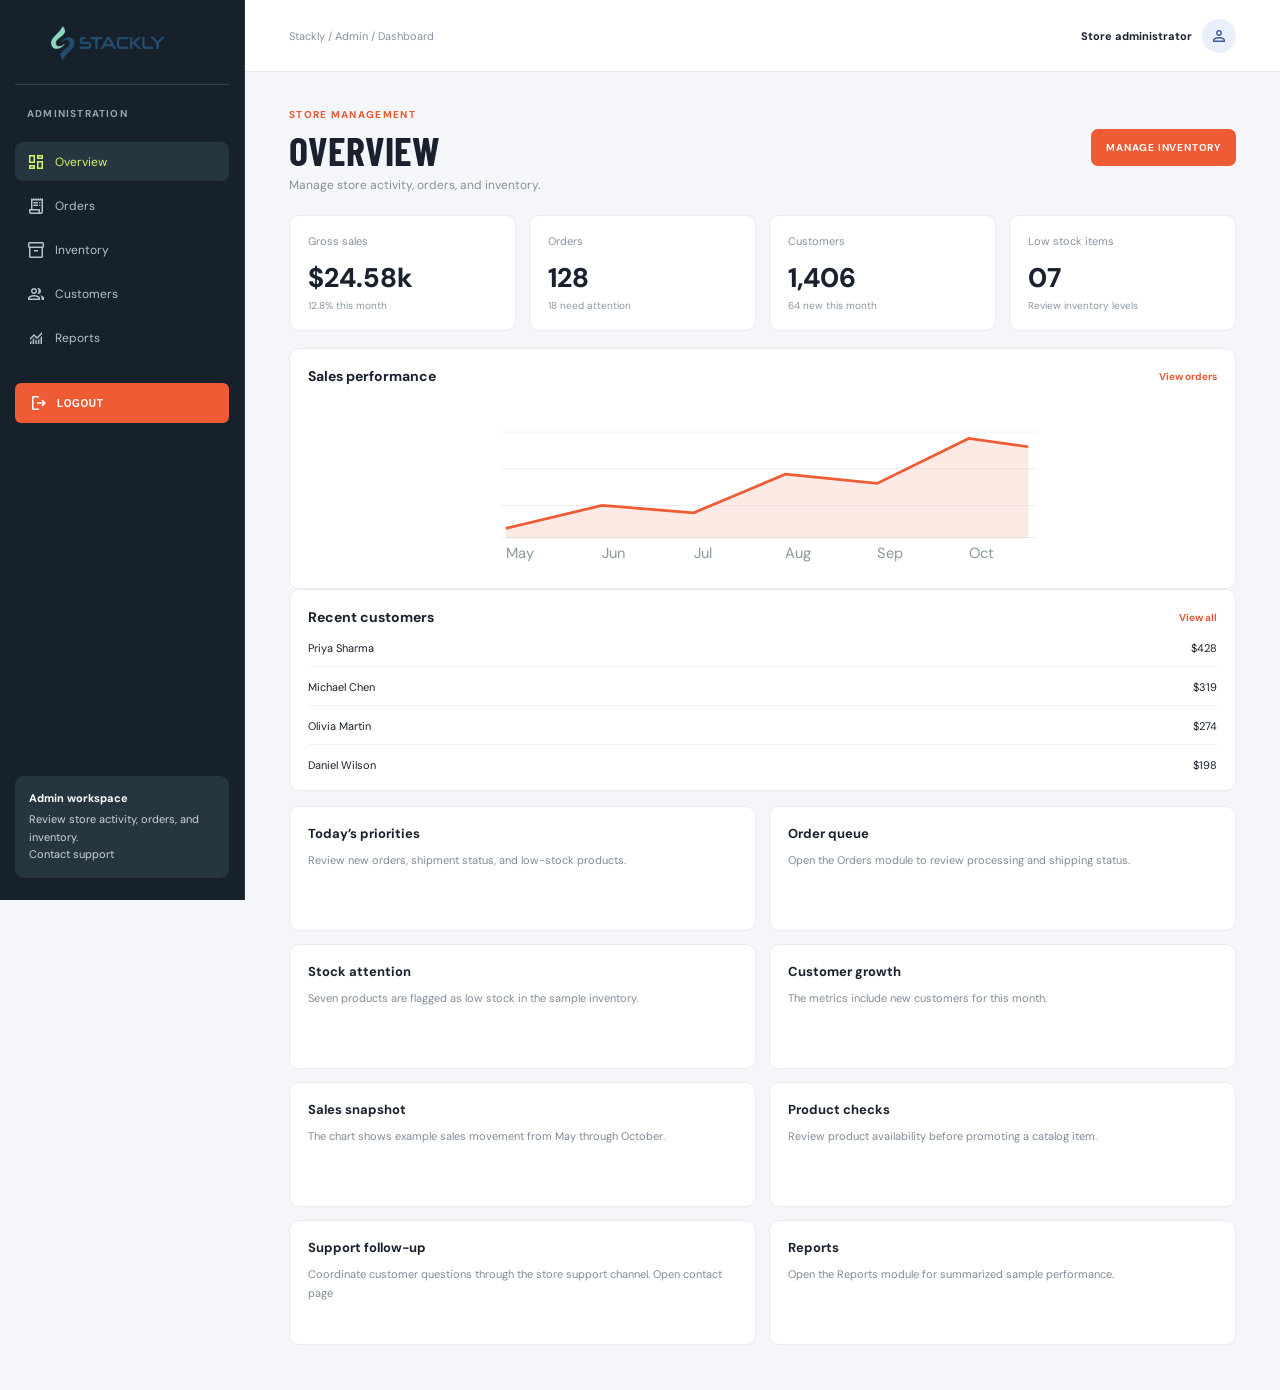
<file: admin-dashboard.html>
<!doctype html><html lang="en"><head><meta charset="utf-8"><meta name="viewport" content="width=device-width,initial-scale=1"><meta name="theme-color" content="#f4f6f9"><title>Admin Dashboard | Stackly</title><link rel="preconnect" href="https://fonts.googleapis.com"><link rel="preconnect" href="https://fonts.gstatic.com" crossorigin><link href="https://fonts.googleapis.com/css2?family=Barlow+Condensed:wght@500;600;700;800&family=DM+Sans:wght@400;500;600;700;800&display=swap" rel="stylesheet"><style>*{box-sizing:border-box}body{margin:0;background:#f4f6f9;color:#18212d;font-family:'DM Sans',Arial,sans-serif}a{color:inherit;text-decoration:none}.layout{min-height:100vh;display:grid;grid-template-columns:245px minmax(0,1fr)}.side{background:#fff;border-right:1px solid #e6eaf0;padding:22px 15px;display:flex;flex-direction:column;gap:22px}.admin .side{background:#17212b;color:#fff;border-color:#2b3943}.brand{padding:0 8px 15px;border-bottom:1px solid #e8ebef}.admin .brand{border-color:#34424b}.brand img{width:170px;height:42px;object-fit:contain}.side-title{padding:0 12px;color:#9aa3ae;text-transform:uppercase;font-size:10px;letter-spacing:.12em;font-weight:700}.side-nav{display:grid;gap:5px}.side-nav a{padding:11px 12px;border-radius:8px;color:#687584;font-size:12px}.admin .side-nav a{color:#b7c1c9}.side-nav a:hover,.side-nav a.active{background:#fff1ec;color:#e85832}.admin .side-nav a:hover,.admin .side-nav a.active{background:#263640;color:#d6f26a}.side-help{margin-top:auto;background:#f4f6f8;border-radius:9px;padding:14px;color:#6d7885;font-size:11px;line-height:1.6}.admin .side-help{background:#263640;color:#ccd4d9}.side-help strong{display:block;color:#25313e;margin-bottom:4px}.admin .side-help strong{color:white}.main{min-width:0}.top{height:72px;background:white;border-bottom:1px solid #e6eaf0;display:flex;justify-content:space-between;align-items:center;padding:0 clamp(16px,4vw,44px);position:sticky;top:0;z-index:2}.crumb{font-size:11px;color:#8692a0}.user{display:flex;align-items:center;gap:10px;font-size:11px;font-weight:700}.avatar{width:34px;height:34px;border-radius:50%;background:#e9f3f0;color:#258171;display:grid;place-items:center}.content{max-width:1450px;margin:auto;padding:30px clamp(16px,4vw,44px) 45px}.title{display:flex;justify-content:space-between;align-items:center;gap:15px;margin-bottom:22px}.title h1{font:700 clamp(30px,4vw,40px)/1 'Barlow Condensed','Arial Narrow',sans-serif;text-transform:uppercase;margin:7px 0}.title p{font-size:12px;color:#85909c;margin:0}.eyebrow{font-size:10px;font-weight:700;letter-spacing:.13em;color:#e85832;text-transform:uppercase}.btn-link{display:inline-block;background:#ef5b35;color:#fff;padding:12px 15px;border-radius:7px;font-size:10px;font-weight:700;text-transform:uppercase;letter-spacing:.08em;white-space:nowrap}.metrics{display:grid;grid-template-columns:repeat(4,minmax(0,1fr));gap:13px;margin-bottom:17px}.metric,.panel{background:#fff;border:1px solid #e8ecf1;border-radius:10px;padding:18px;min-width:0}.metric-label{font-size:11px;color:#8793a0}.metric-value{font-size:27px;font-weight:800;margin:12px 0 4px}.metric-note{font-size:10px;color:#8b96a2}.grid{display:grid;grid-template-columns:minmax(0,1.4fr) minmax(260px,.9fr);gap:15px;margin-bottom:16px}.panel-head{display:flex;justify-content:space-between;align-items:center;gap:12px;margin-bottom:15px}.panel-head h2{font-size:14px;margin:0}.panel-head a{font-size:10px;font-weight:700;color:#e85832}.rows{display:grid;gap:13px}.row{display:flex;justify-content:space-between;gap:10px;padding-bottom:11px;border-bottom:1px solid #eff1f4;font-size:11px}.row:last-child{border:0;padding:0}.muted{display:block;color:#929daa;font-size:10px;margin-top:4px}.pill{border-radius:20px;background:#e9f7ef;color:#288653;padding:5px 8px;font-size:9px;font-weight:700;white-space:nowrap}.feature{padding:19px;border-radius:9px;background:linear-gradient(115deg,#17212b,#31434a);color:white}.feature p{font-size:10px;color:#c7d0d2}.feature strong{font-size:16px}.progress{height:5px;background:#5b686d;border-radius:8px;margin:17px 0 8px}.progress i{display:block;width:72%;height:5px;background:#d6f26a;border-radius:8px}.steps{display:flex;justify-content:space-between;font-size:9px;color:#d1d8d8}.table-wrap{overflow:auto}.table{border-collapse:collapse;width:100%;font-size:10px;min-width:520px}.table th{text-align:left;text-transform:uppercase;color:#919ba7;font-size:9px;letter-spacing:.06em;padding:10px 7px;border-bottom:1px solid #e9edf0}.table td{padding:12px 7px;border-bottom:1px solid #f0f2f5}.table tr:last-child td{border:0}.cards{display:grid;grid-template-columns:repeat(3,minmax(0,1fr));gap:12px}.item{border:1px solid #edf0f3;border-radius:8px;overflow:hidden}.item img{width:100%;height:120px;object-fit:cover;display:block}.item div{padding:11px}.item strong{font-size:10px}.item p{color:#8994a1;font-size:9px;margin:5px 0}.item a{font-size:9px;color:#e85832;font-weight:700}.chart{width:100%;height:165px}.chart path.line{fill:none;stroke:#ef5b35;stroke-width:3}.chart path.area{fill:#ef5b3520}.note{padding:13px;background:#fff8e8;border:1px solid #f1e4be;border-radius:8px;font-size:10px;color:#755a20;line-height:1.65}.foot{color:#98a2ad;font-size:9px;padding:16px 0}.admin .avatar{background:#eaf0fb;color:#405da1}@media(max-width:1000px){.metrics{grid-template-columns:repeat(2,minmax(0,1fr))}.grid{grid-template-columns:1fr}}@media(max-width:700px){.layout{grid-template-columns:1fr}.side{padding:9px 12px;gap:8px;border:0;border-bottom:1px solid #e6eaf0}.brand{border:0;padding:0 4px 5px}.brand img{width:140px;height:34px}.side-title,.side-help{display:none}.side-nav{display:flex;overflow-x:auto}.side-nav a{white-space:nowrap;padding:8px 10px;font-size:10px}.top{height:55px}.content{padding:22px 13px 35px}.title{align-items:flex-start;flex-direction:column}.metric,.panel{padding:14px}.metric-value{font-size:23px}.cards{grid-template-columns:repeat(2,minmax(0,1fr))}.item:last-child:nth-child(odd){display:none}}.module-section-grid{display:grid;grid-template-columns:repeat(2,minmax(0,1fr));gap:13px;margin-top:15px}.module-detail{min-height:125px}.module-detail h2{font-size:13px;margin:0 0 9px}.module-detail p{color:#7f8b98;font-size:11px;line-height:1.75;margin:0}.side-signout{width:100%;margin-top:4px;text-align:left}.signout-btn{border:0;border-radius:6px;background:#ef5b35;color:#fff;padding:10px 14px;font-size:10px;font-weight:700;letter-spacing:.06em;text-transform:uppercase;cursor:pointer}.signout-btn:hover{background:#d94b29}@media(max-width:700px){.module-section-grid{grid-template-columns:1fr}}.dash-menu-toggle,.side-close{display:none}.side-close{border:0;background:transparent;color:inherit;font-size:12px;font-weight:700;text-align:right;padding:8px}@media(max-width:700px){.dash-menu-toggle{display:inline-flex;align-items:center;justify-content:center;width:38px;height:38px;border:1px solid #e4e8ed;border-radius:7px;background:#fff;color:#18212d;font-size:20px;cursor:pointer;flex:none}.top{justify-content:flex-start;gap:10px}.top .crumb{flex:1}.top .user{gap:7px}.layout.mobile-menu-open{overflow:hidden}.layout.mobile-menu-open .side{display:flex;position:fixed;inset:0;z-index:50;width:100%;height:100dvh;overflow-y:auto;padding:14px 18px 24px;gap:15px}.layout.mobile-menu-open .side-close{display:block;align-self:flex-end}.layout.mobile-menu-open .side-nav{display:grid;overflow:visible;gap:8px}.layout.mobile-menu-open .side-nav a{padding:14px;font-size:15px}.layout.mobile-menu-open .side-title{display:block}.layout.mobile-menu-open .side-help{display:block;margin-top:auto}.layout.mobile-menu-open .side-signout{width:100%}}.site-footer{background:#fff;border-top:1px solid #e4e7eb;padding:36px 32px 18px;color:#59616b}.site-footer .footgrid{display:grid;grid-template-columns:1.5fr 1fr 1fr 1fr;gap:26px;padding-bottom:25px}.site-footer .footer-brand{font:900 25px "Barlow Condensed",sans-serif;letter-spacing:.08em;color:#18212d}.site-footer p{max-width:260px;color:#78818b;font-size:11px;line-height:1.8}.site-footer h4{font:700 18px "Barlow Condensed",sans-serif;text-transform:uppercase;color:#18212d;margin:5px 0 15px}.site-footer .footgrid a:not(.footer-brand){display:block;color:#59616b;text-decoration:none;font-size:11px;margin:10px 0}.site-footer .footgrid a:hover{color:#e85832}.site-footer .copyright{border-top:1px solid #e4e7eb;padding-top:15px;font-size:10px;color:#78818b;display:flex;justify-content:space-between;gap:12px;flex-wrap:wrap}@media(max-width:800px){.site-footer{padding:28px 20px 16px}.site-footer .footgrid{grid-template-columns:repeat(2,minmax(0,1fr));gap:20px 14px}}.dash-menu-toggle svg,.side-close svg,.nav-icon{width:18px;height:18px;fill:none;stroke:currentColor;stroke-width:1.8;stroke-linecap:round;stroke-linejoin:round;flex:none}.dash-menu-toggle .menu-close-icon{display:none}.mobile-menu-open .dash-menu-toggle .menu-open-icon{display:none}.mobile-menu-open .dash-menu-toggle .menu-close-icon{display:inline-flex}.side-close{display:flex;align-items:center;justify-content:flex-end;gap:7px}.side-nav a{display:flex;align-items:center;gap:11px}.side-nav a .nav-icon{width:17px;height:17px}@media(max-width:700px){.side-close{display:none}.layout.mobile-menu-open .side-close{display:flex}}@media(max-width:420px){.crumb{font-size:9px}.top .user{font-size:9px}.avatar{width:30px;height:30px}.content{padding-left:12px;padding-right:12px}.cards{grid-template-columns:1fr}.item{display:grid;grid-template-columns:110px 1fr}.item img{height:100%;min-height:100px}.item:last-child:nth-child(odd){display:grid}}
</style><link rel="preconnect" href="https://fonts.googleapis.com"><link rel="preconnect" href="https://fonts.gstatic.com" crossorigin><link href="https://fonts.googleapis.com/css2?family=Material+Symbols+Outlined:opsz,wght,FILL,GRAD@20..48,400,0,0" rel="stylesheet"><style>.side-close{display:none!important}.layout.mobile-menu-open .side-close{display:flex!important}.material-symbols-outlined{font-family:"Material Symbols Outlined";font-weight:normal;font-style:normal;font-size:20px;line-height:1;display:inline-flex;align-items:center;justify-content:center;white-space:nowrap;direction:ltr;font-feature-settings:"liga";-webkit-font-feature-settings:"liga";-webkit-font-smoothing:antialiased}</style><style>@media(max-width:700px){html,body{width:100%;max-width:100%;overflow-x:hidden}.layout,.main,.top,.content,.module-view{width:100%;max-width:100%;min-width:0}.layout{overflow-x:clip}.crumb{display:none}.side-nav{display:none}.layout.mobile-menu-open .side-nav{display:grid}.top{box-sizing:border-box;justify-content:flex-start;overflow:hidden}.top .user{margin-left:auto;min-width:0;white-space:nowrap}.content>*{min-width:0;max-width:100%}.grid,.metrics,.module-section-grid,.panel,.metric{min-width:0;max-width:100%}.panel-head{min-width:0;flex-wrap:wrap}.title h1,.title p{overflow-wrap:anywhere}.table-wrap{max-width:100%;overflow-x:auto}}@media(max-width:420px){.top{padding-left:12px;padding-right:12px}.top .user>[data-user-name]{max-width:105px;overflow:hidden;text-overflow:ellipsis}.content{overflow-x:clip}}</style><style>.top .signout-btn,.top #signOut{display:none!important}</style><style>html{scroll-behavior:smooth}.scroll-reveal{opacity:0;transform:translateY(18px);transition:opacity .55s ease,transform .55s ease}.scroll-reveal.is-visible{opacity:1;transform:translateY(0)}.product,.make,.category,.visual-card,.number-item,.benefit,.metric,.panel,.module-detail,.item,.faq-list details,.form-card,.quote-panel{transition:transform .25s ease,box-shadow .25s ease,border-color .25s ease}.product:hover,.make:hover,.category:hover,.visual-card:hover,.number-item:hover,.benefit:hover,.metric:hover,.panel:hover,.module-detail:hover,.item:hover,.faq-list details:hover,.form-card:hover,.quote-panel:hover{transform:translateY(-4px);box-shadow:0 12px 28px #18212d18;border-color:#ef5b35}@media(prefers-reduced-motion:reduce){html{scroll-behavior:auto}.scroll-reveal,.product,.make,.category,.visual-card,.number-item,.benefit,.metric,.panel,.module-detail,.item,.faq-list details,.form-card,.quote-panel{transition:none;transform:none}}</style><style>.side-signout{display:none!important}.layout.mobile-menu-open .side-signout{display:flex!important;align-items:center;justify-content:flex-start;gap:8px;width:100%;margin-top:6px}</style><style>@media(max-width:700px){.side .brand{display:none!important}.layout.mobile-menu-open .side .brand{display:block!important}}</style><link rel="stylesheet" href="site-enhancements.css"></head><body><div class="layout admin"><aside class="side"><button class="side-close" type="button" aria-label="Close dashboard menu">Close menu <svg aria-hidden="true" viewBox="0 0 24 24"><path d="m6 6 12 12M18 6 6 18"/></svg></button><div class="brand"><a href="#overview" aria-label="Stackly dashboard home"><img src="assets/logo-dark.webp" alt="Stackly"></a></div><div class="side-title">Administration</div><nav class="side-nav"><a class="active" href="#overview"><span class="material-symbols-outlined nav-icon" aria-hidden="true">dashboard</span><span>Overview</span></a><a href="#orders"><span class="material-symbols-outlined nav-icon" aria-hidden="true">receipt_long</span><span>Orders</span></a><a href="#inventory"><span class="material-symbols-outlined nav-icon" aria-hidden="true">inventory_2</span><span>Inventory</span></a><a href="#customers"><span class="material-symbols-outlined nav-icon" aria-hidden="true">group</span><span>Customers</span></a><a href="#reports"><span class="material-symbols-outlined nav-icon" aria-hidden="true">monitoring</span><span>Reports</span></a></nav><button class="signout-btn side-signout" id="signOut" type="button"><span class="material-symbols-outlined" aria-hidden="true">logout</span> Sign out</button><div class="side-help"><strong>Admin workspace</strong>Review store activity, orders, and inventory.<br><a href="#customers">Contact support  </a></div></aside><div class="main"><header class="top"><button class="dash-menu-toggle" type="button" aria-label="Open dashboard menu" aria-expanded="false"><span class="material-symbols-outlined menu-open-icon" aria-hidden="true">menu</span><span class="material-symbols-outlined menu-close-icon" aria-hidden="true">close</span></button><span class="crumb">Stackly / Admin / Dashboard</span><div class="user"><span data-user-name>Store administrator</span><span class="avatar">AD</span></div></header><main class="content" id="overview"><div class="title"><div><span class="eyebrow">Store overview</span><h1>Good morning, Alex</h1><p>Latest activity across your automotive store.</p></div><a class="btn-link" href="#inventory">Manage inventory  </a></div><div class="metrics"><article class="metric"><div class="metric-label">Gross sales</div><div class="metric-value">$24.58k</div><div class="metric-note"> 12.8% this month</div></article><article class="metric"><div class="metric-label">Orders</div><div class="metric-value">128</div><div class="metric-note">18 need attention</div></article><article class="metric"><div class="metric-label">Customers</div><div class="metric-value">1,406</div><div class="metric-note">64 new this month</div></article><article class="metric"><div class="metric-label">Low stock items</div><div class="metric-value">07</div><div class="metric-note">Review inventory levels</div></article></div><div class="grid"><section class="panel" id="reports"><div class="panel-head"><h2>Sales performance</h2><a href="#orders">View orders  </a></div><svg class="chart" viewBox="0 0 640 180" role="img" aria-label="Sales trend from May to October"><path d="M35 35H620M35 75H620M35 115H620M35 150H620" stroke="#e9edf2" fill="none"/><path class="area" d="M40 140 145 115 245 123 345 81 445 91 545 42 610 51V151H40Z"/><path class="line" d="M40 140 145 115 245 123 345 81 445 91 545 42 610 51"/><text x="40" y="172" fill="#899">May</text><text x="145" y="172" fill="#899">Jun</text><text x="245" y="172" fill="#899">Jul</text><text x="345" y="172" fill="#899">Aug</text><text x="445" y="172" fill="#899">Sep</text><text x="545" y="172" fill="#899">Oct</text></svg></section><section class="panel" id="customers"><div class="panel-head"><h2>Recent customers</h2><a href="#customers">View all  </a></div><div class="rows"><div class="row">Priya Sharma <span>$428</span></div><div class="row">Michael Chen <span>$319</span></div><div class="row">Olivia Martin <span>$274</span></div><div class="row">Daniel Wilson <span>$198</span></div></div></section></div><section class="panel" id="orders" style="margin-bottom:16px"><div class="panel-head"><h2>Latest orders</h2><a href="#orders">All orders  </a></div><div class="table-wrap"><table class="table"><thead><tr><th>Order</th><th>Customer</th><th>Date</th><th>Amount</th><th>Status</th></tr></thead><tbody><tr><td>#ST-20481</td><td>Jordan Smith</td><td>Oct 2</td><td>$248.90</td><td><span class="pill">Processing</span></td></tr><tr><td>#ST-20480</td><td>Priya Sharma</td><td>Oct 2</td><td>$129.95</td><td><span class="pill">Shipped</span></td></tr><tr><td>#ST-20479</td><td>Michael Chen</td><td>Oct 1</td><td>$369.00</td><td><span class="pill">Processing</span></td></tr><tr><td>#ST-20478</td><td>Olivia Martin</td><td>Oct 1</td><td>$84.50</td><td><span class="pill">Delivered</span></td></tr></tbody></table></div></section><section class="panel" id="inventory" style="margin-bottom:16px"><div class="panel-head"><h2>Inventory watch</h2><a href="#inventory">Open catalog  </a></div><div class="table-wrap"><table class="table"><thead><tr><th>Part</th><th>SKU</th><th>In stock</th><th>Reorder at</th><th>Action</th></tr></thead><tbody><tr><td>Cross-drilled brake rotor</td><td>BR-2048</td><td><b style="color:#c74d2d">3 units</b></td><td>8 units</td><td><a href="#customers" style="color:#e85832">Restock  </a></td></tr><tr><td>High-flow intake kit</td><td>EN-1052</td><td><b style="color:#c74d2d">5 units</b></td><td>10 units</td><td><a href="#customers" style="color:#e85832">Restock  </a></td></tr><tr><td>Streetline alloy wheel</td><td>WH-3011</td><td>24 units</td><td>8 units</td><td>Healthy</td></tr></tbody></table></div></section><aside class="note"><strong>Demo dashboard</strong><br>Sales, customer, and inventory figures are sample data for this front-end preview.</aside></main></div></div><script>const layout=document.querySelector('.layout'),menuToggle=document.querySelector('.dash-menu-toggle'),sideClose=document.querySelector('.side-close');function toggleSide(open){layout.classList.toggle('mobile-menu-open',open);document.body.style.overflow=open?'hidden':'';menuToggle.setAttribute('aria-expanded',String(open))}menuToggle.addEventListener('click',()=>toggleSide(!layout.classList.contains('mobile-menu-open')));sideClose?.addEventListener('click',()=>toggleSide(false));document.addEventListener('keydown',e=>{if(e.key==='Escape')toggleSide(false)});const main=document.querySelector('.content'),admin=document.querySelector('.layout').classList.contains('admin'),sideLinks=[...document.querySelectorAll('.side-nav a')],h=main.querySelector('.title h1'),sub=main.querySelector('.title p'),eyebrow=main.querySelector('.title .eyebrow'),foot=main.querySelector('.foot');const moduleNames=admin?{overview:'Overview',orders:'Orders',inventory:'Inventory',customers:'Customers',reports:'Reports'}:{overview:'Overview',orders:'My orders','saved-parts':'Saved parts',support:'Support',profile:'Profile'};const helpText=admin?'Manage store activity, orders, and inventory.':'Your Stackly garage at a glance.';const children=[...main.children];const title=main.querySelector(':scope > .title');const topGrid=children.find(x=>x.classList.contains('grid'));const metrics=children.find(x=>x.classList.contains('metrics'));const views={};function makeView(key,nodes){const v=document.createElement('section');v.className='module-view';v.dataset.view=key;v.hidden=true;nodes.filter(Boolean).forEach(n=>v.append(n));views[key]=v;return v}if(admin){const report=topGrid?.querySelector('#reports'),customers=topGrid?.querySelector('#customers'),orders=main.querySelector('#orders'),inventory=main.querySelector('#inventory'),notice=main.querySelector('.notice');makeView('overview',[metrics,report?.cloneNode(true),customers?.cloneNode(true),notice]);makeView('orders',[orders]);makeView('inventory',[inventory]);makeView('customers',[customers]);makeView('reports',[report])}else{const latest=topGrid?.querySelector('#orders'),support=topGrid?.querySelector('#support'),orders=main.querySelector('#recent-orders'),saved=main.querySelector('#saved-parts'),profile=main.querySelector('#profile'),notice=main.querySelector('.notice');makeView('overview',[metrics,latest]);makeView('orders',[orders]);makeView('saved-parts',[saved]);makeView('support',[support]);makeView('profile',[profile,notice])}const extraContent={"overview":[["Today&rsquo;s priorities","Review new orders, shipment status, and low-stock products."],["Order queue","Open the Orders module to review processing and shipping status."],["Stock attention","Seven products are flagged as low stock in the sample inventory."],["Customer growth","The metrics include new customers for this month."],["Sales snapshot","The chart shows example sales movement from May through October."],["Product checks","Review product availability before promoting a catalog item."],["Support follow-up","Coordinate customer questions through the store support channel. <a href=\"#customers\">Open contact page  </a>"],["Reports","Open the Reports module for summarized sample performance."]],"orders":[["Processing queue","Prioritize paid orders that have not yet been packed."],["Shipment status","Update each order after carrier handoff and delivery confirmation."],["Payment review","Confirm payment state before preparing an order for dispatch."],["Customer notes","Check order notes for fitment details or delivery instructions."],["Returns","Review return requests with the original order and product details."],["Fulfillment checklist","Pick, verify, pack, label, and record each shipment."],["Order trends","Compare order volume with previous periods in Reports."],["Need assistance?","Coordinate a support response for complex order questions. <a href=\"#customers\">Contact team  </a>"]],"inventory":[["Low-stock watch","The sample inventory flags brake rotors and intake kits for reorder."],["Reorder planning","Compare current stock with expected demand before placing a supplier order."],["Product quality","Keep specifications and fitment notes accurate in product listings."],["Category coverage","Review brakes, engine, wheels, and garage categories for availability."],["Fast movers","Use sales reports to identify parts that need closer stock monitoring."],["Supplier notes","Track lead times and order references with your supplier workflow."],["Catalog review","Check the storefront to see how products appear to customers. <a href=\"#inventory\">Open catalog  </a>"],["Inventory support","Contact the team for help with inventory workflow requirements. <a href=\"#customers\">Get support  </a>"]],"customers":[["Customer overview","Review account activity and order history when responding to questions."],["New customers","The overview metric shows new customer accounts this month."],["Repeat purchases","Use order patterns to identify returning customers."],["Vehicle context","Fitment details can help tailor automotive product recommendations."],["Support history","Review previous support interactions before replying."],["Customer care","Keep responses clear, helpful, and connected to the customer&rsquo;s order."],["Privacy reminder","Only use customer details to handle store-related requests."],["Support channel","Coordinate account questions with the customer support team. <a href=\"#customers\">Contact support  </a>"]],"reports":[["Sales performance","The chart summarizes example revenue movement across six months."],["Order volume","Compare order totals across periods to understand store activity."],["Customer growth","Review first-time and returning customer counts together."],["Category mix","Compare sales across brakes, engine, wheels, and garage items."],["Inventory impact","Use stock levels alongside sales trends to plan restocks."],["Period comparison","Use consistent date ranges when comparing reports."],["Sample data","Values in this dashboard are illustrative and are not live store data."],["Next steps","Use these sections as a starting point for a connected reporting workflow."]]};Object.entries(extraContent).forEach(([key,items])=>{const view=views[key],grid=document.createElement("div");grid.className="module-section-grid";items.forEach(([heading,copy])=>{const section=document.createElement("section");section.className="panel module-detail";section.innerHTML="<h2>"+heading+"</h2><p>"+copy+"</p>";grid.append(section)});view.append(grid)});main.replaceChildren(title,...Object.values(views));function showModule(key,remember=true){if(!views[key])key='overview';for(const [name,v] of Object.entries(views))v.hidden=name!==key;sideLinks.forEach(a=>{const active=a.getAttribute('href')==='#'+key;a.classList.toggle('active',active);if(active)a.setAttribute('aria-current','page');else a.removeAttribute('aria-current')});h.textContent=moduleNames[key];sub.textContent=helpText;eyebrow.textContent=admin?'Store management':'Customer dashboard';document.title=moduleNames[key]+' | '+(admin?'Admin':'User')+' Dashboard | Stackly';if(remember)history.pushState({module:key},'', '#'+key)}document.querySelectorAll('.brand a,.side-help a').forEach(a=>a.addEventListener('click',e=>{const key=a.getAttribute('href').slice(1);if(views[key]){e.preventDefault();showModule(key);toggleSide(false)}}));sideLinks.forEach(a=>a.addEventListener('click',e=>{e.preventDefault();showModule(a.getAttribute('href').slice(1));toggleSide(false)}));main.addEventListener('click',e=>{const a=e.target.closest('a[href^="#"]');if(!a)return;let key=a.getAttribute('href').slice(1);if(key==='recent-orders')key='orders';if(views[key]){e.preventDefault();showModule(key)}});window.addEventListener('popstate',()=>showModule(location.hash.slice(1)||'overview',false));showModule(location.hash.slice(1)||'overview',false);document.querySelector('#signOut').addEventListener('click',()=>{sessionStorage.removeItem('stacklyUserEmail');sessionStorage.removeItem('stacklyUserName');location.href='login.html'});const loginEmail=sessionStorage.getItem('stacklyUserEmail')||'';const displayName=sessionStorage.getItem('stacklyUserName')||(loginEmail.split('@')[0]||'Store administrator');document.querySelectorAll('[data-user-name]').forEach(el=>el.textContent=displayName);</script><script>(()=>{const selectors="main section,main article,.metric,.panel,.module-detail,.item,.visual-card,.number-item,.benefit,.faq-list details,.form-card";const nodes=[...document.querySelectorAll(selectors)].filter(el=>!el.classList.contains("reveal"));nodes.forEach((el,i)=>{el.classList.add("scroll-reveal");el.style.transitionDelay=(i%5)*55+"ms"});if(matchMedia("(prefers-reduced-motion: reduce)").matches){nodes.forEach(el=>el.classList.add("is-visible"));return}if(!("IntersectionObserver" in window)){nodes.forEach(el=>el.classList.add("is-visible"));return}const observer=new IntersectionObserver(entries=>entries.forEach(entry=>{if(entry.isIntersecting){entry.target.classList.add("is-visible");observer.unobserve(entry.target)}}),{threshold:.08});nodes.forEach(el=>observer.observe(el))})();</script><script src="site-enhancements.js"></script></body></html>
</file>
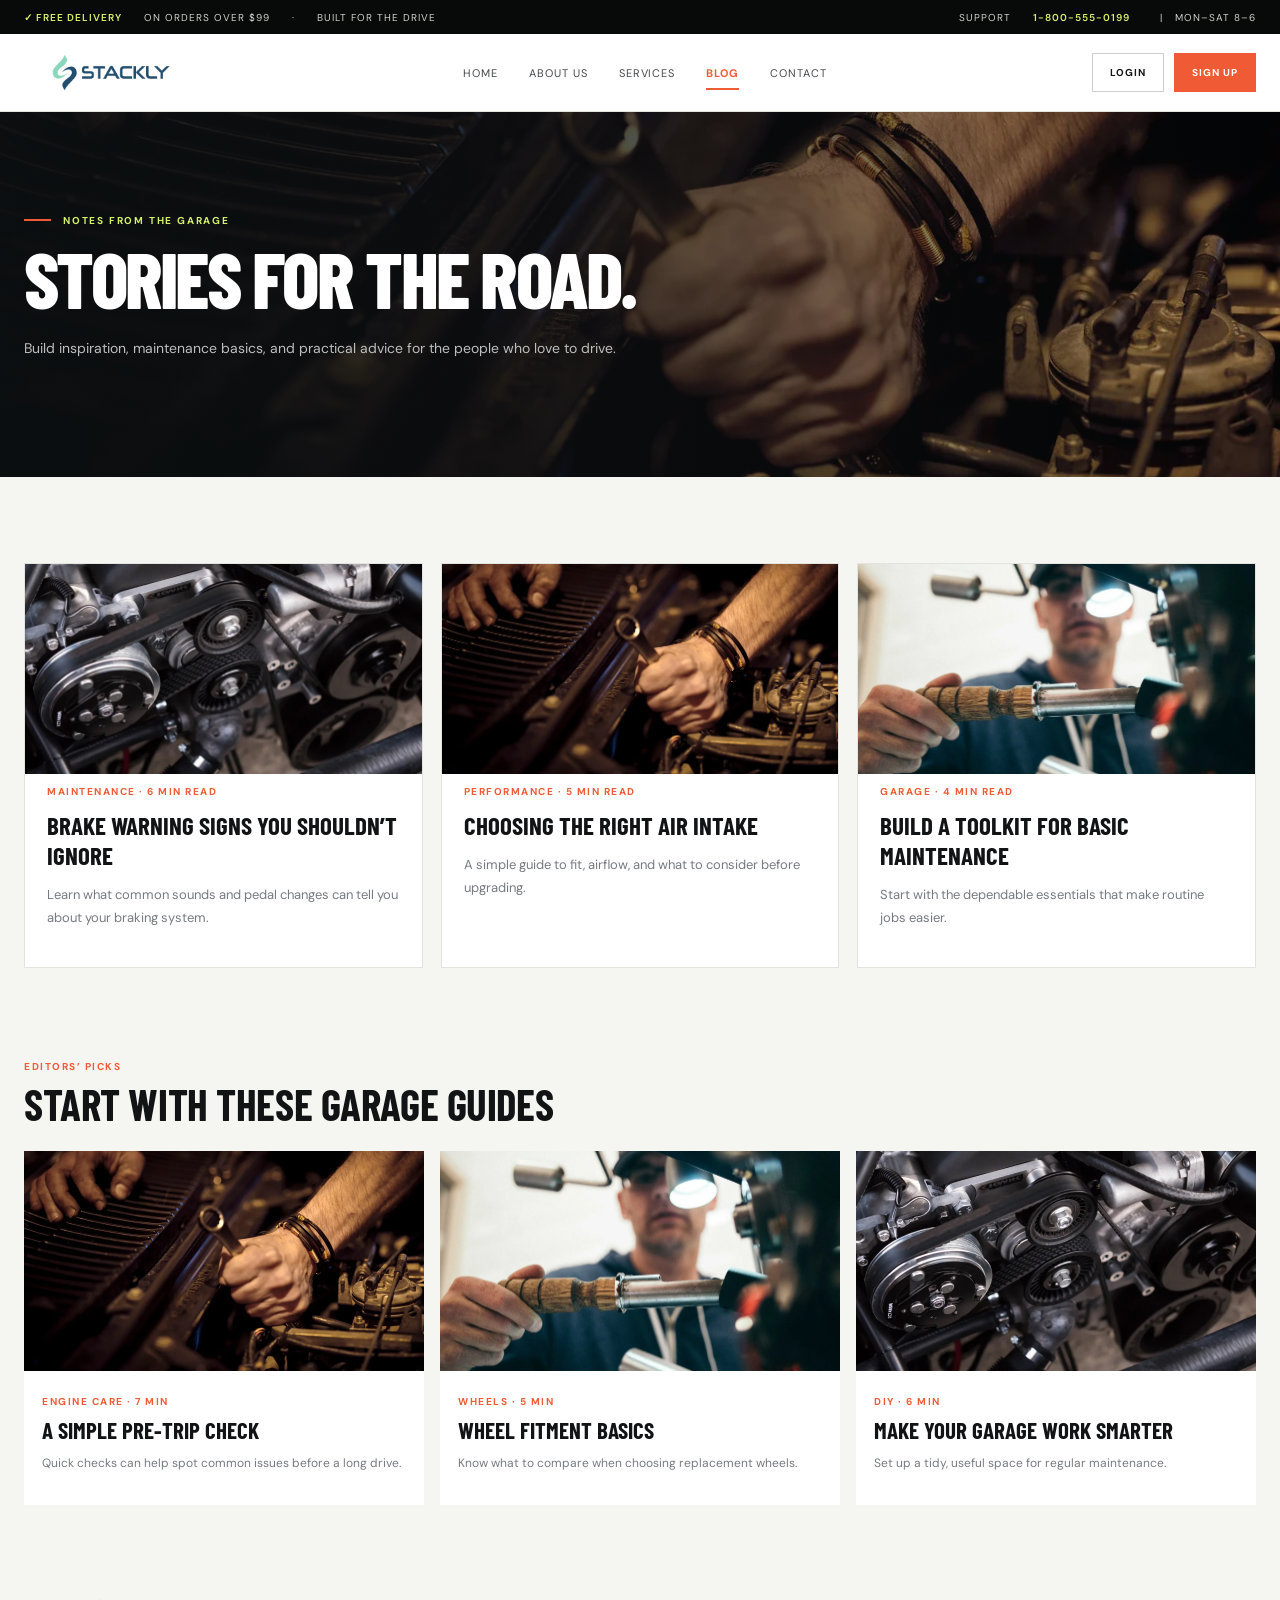
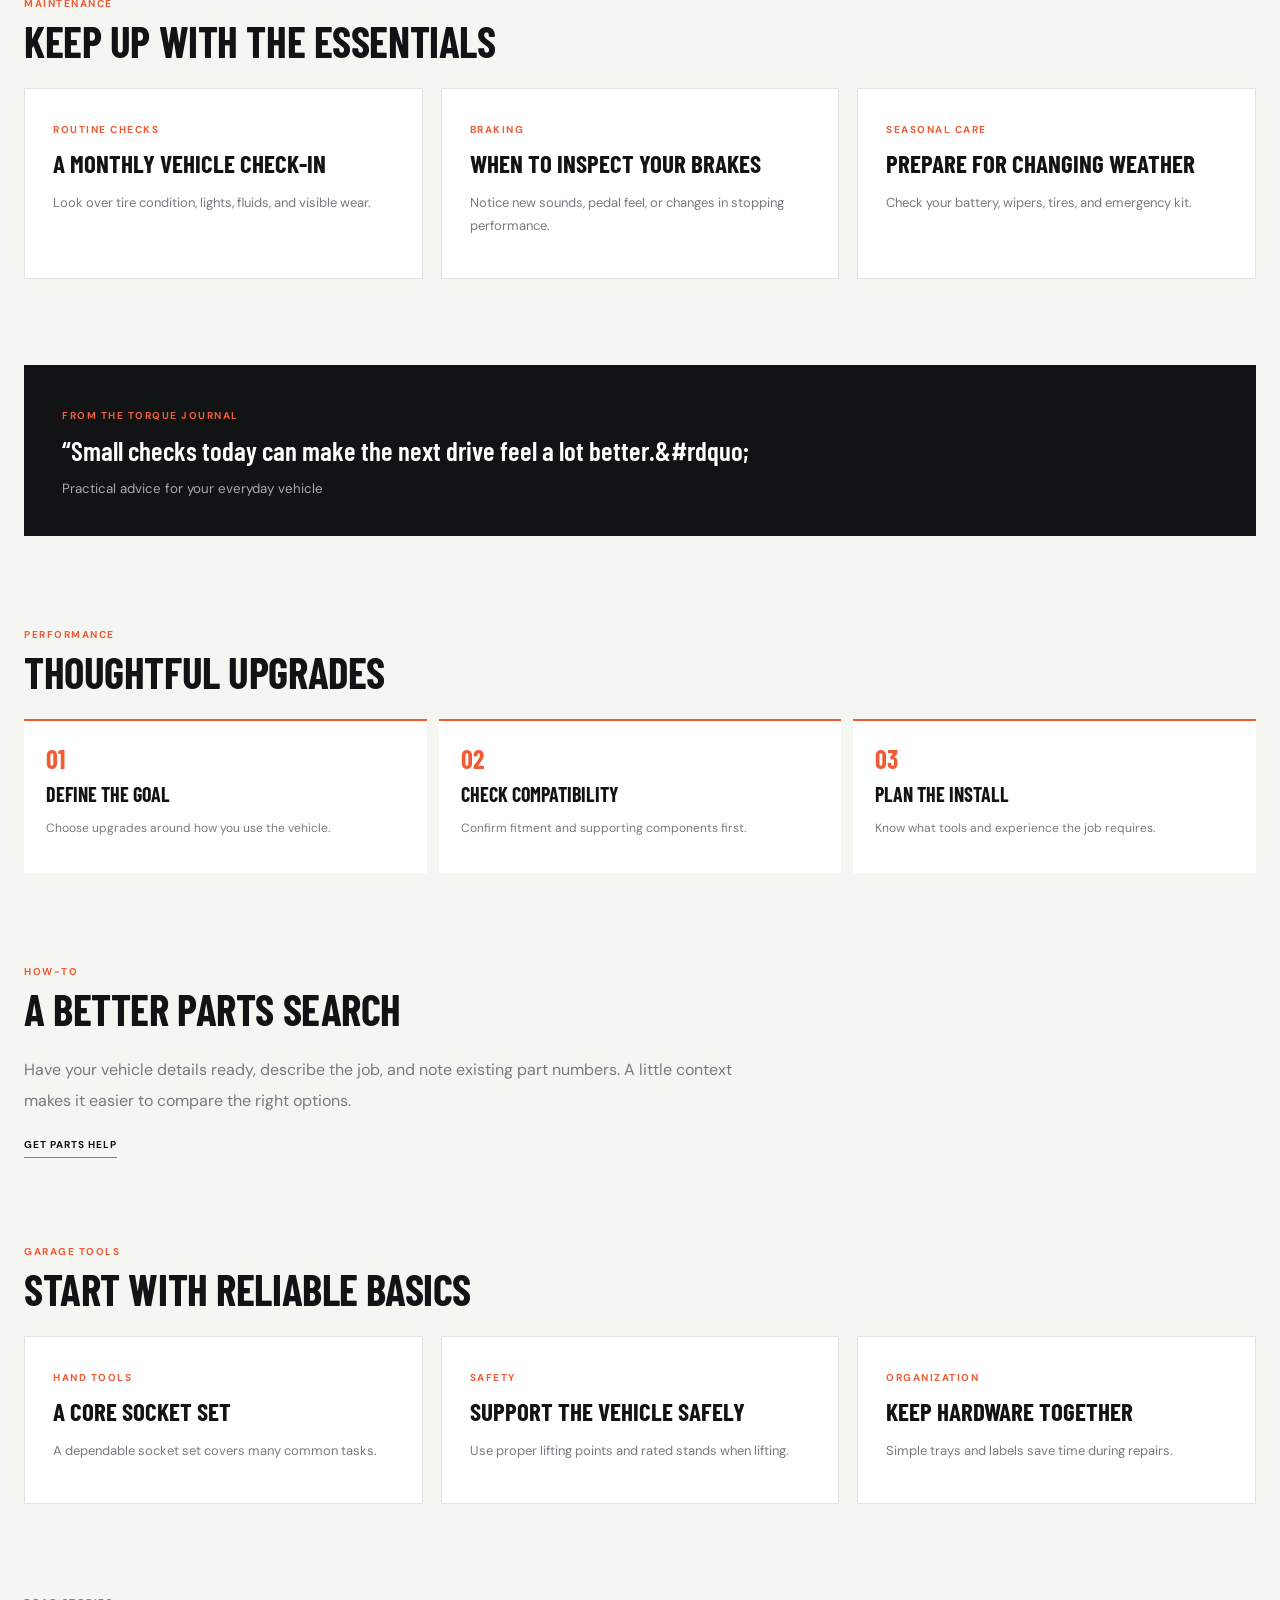
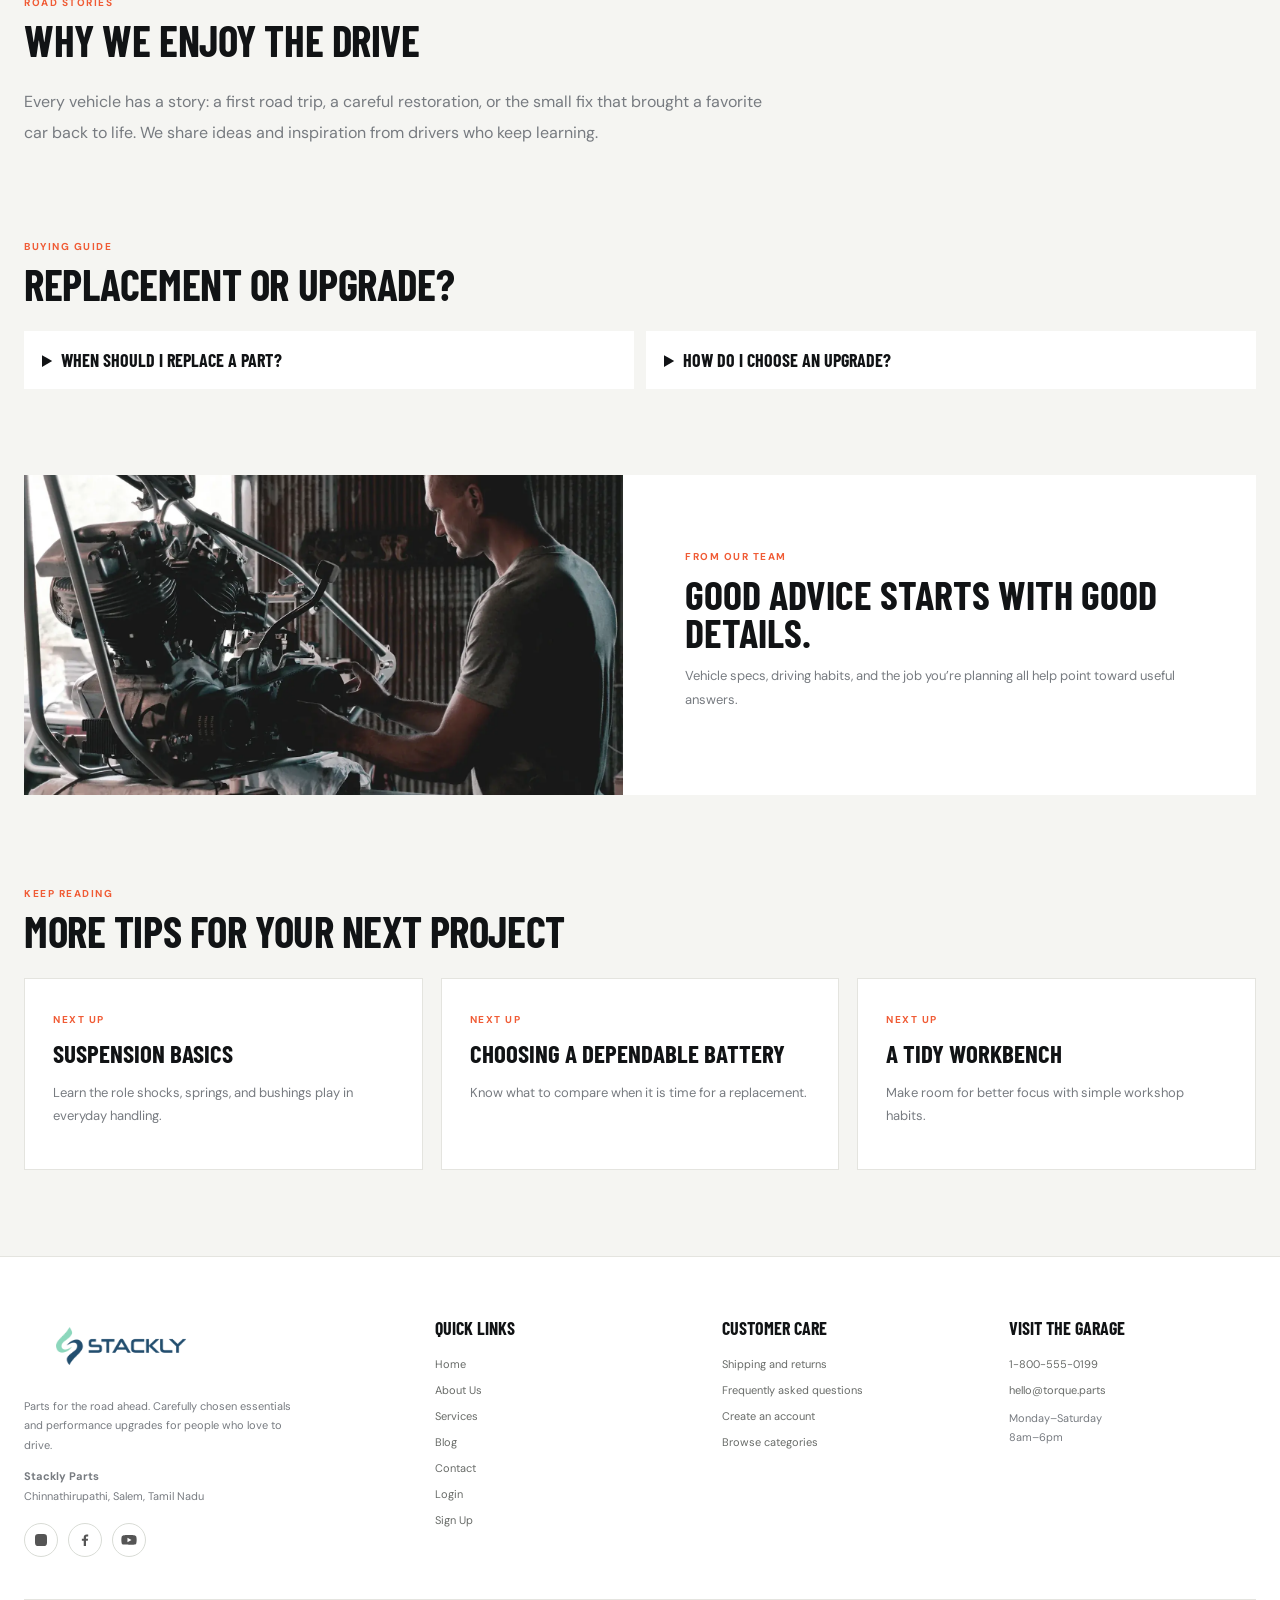
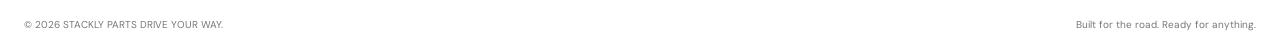
<file: blog.html>
<!doctype html><html lang="en"><head><meta charset="utf-8"><meta name="viewport" content="width=device-width,initial-scale=1"><meta name="theme-color" content="#111315"><title>Blog &mdash; Torque</title><link rel="preconnect" href="https://fonts.googleapis.com"><link rel="preconnect" href="https://fonts.gstatic.com" crossorigin><link href="https://fonts.googleapis.com/css2?family=Barlow+Condensed:wght@500;600;700;800;900&family=DM+Sans:wght@400;500;600;700&display=swap" rel="stylesheet"><style>
:root{--ink:#111315;--muted:#777b80;--paper:#f5f5f2;--line:#e4e4df;--orange:#f05b35;--lime:#d6f26a;--white:#fff;--cond:'Barlow Condensed',sans-serif;--body:'DM Sans',sans-serif}*{box-sizing:border-box}html{scroll-behavior:smooth}body{margin:0;background:var(--paper);color:var(--ink);font-family:var(--body)}button,a{font:inherit}button{cursor:pointer}.topline{height:34px;background:#080909;color:#d1d1cc;display:flex;align-items:center;justify-content:space-between;padding:0 max(calc((100vw - 1240px)/2),24px);font-size:10px;letter-spacing:.1em;text-transform:uppercase}.topline span{display:flex;gap:22px}.topline b{color:var(--lime);font-weight:600}.header{height:78px;background:#111315;color:white;display:flex;align-items:center;padding:0 max(calc((100vw - 1240px)/2),24px);gap:50px;position:sticky;top:0;z-index:30;border-bottom:1px solid #ffffff17}.logo{display:flex;align-items:center;justify-content:center;background:#fff;padding:3px 9px;border-radius:3px;text-decoration:none;white-space:nowrap;flex:none}.logo img{display:block;width:174px;height:39px;object-fit:contain}.footgrid .logo{width:max-content}.footgrid .logo img{width:194px;height:45px}@media(max-width:640px){.logo img{width:142px;height:34px}.footgrid .logo img{width:165px;height:39px}}.nav{display:flex;align-items:center;gap:31px;margin:auto}.nav a{color:#c5c6c3;text-decoration:none;text-transform:uppercase;font-size:11px;letter-spacing:.09em;transition:color .2s}.nav a:hover{color:var(--lime)}.head-actions{display:flex;align-items:center;gap:22px}.iconbtn{background:none;border:0;color:white;font-size:19px;position:relative;padding:7px}.cartcount{position:absolute;top:0;right:-4px;background:var(--orange);border-radius:50%;font-size:9px;width:15px;height:15px;display:grid;place-items:center}.menu{display:none;background:none;border:0;color:white;font-size:23px}.hero{min-height:570px;background:#13171a;position:relative;overflow:hidden;color:white;display:flex;align-items:center}.hero:before{content:'';position:absolute;inset:0;background:linear-gradient(90deg,#0e1113 0%,#101315ed 34%,#10131537 74%,#10131530),url('assets/photos/photo-1492144534655-ae79c964c9d7.webp') center 57%/cover;animation:heroZoom 1.2s ease both}.hero:after{content:'TORQUE / PERFORMANCE';position:absolute;right:4%;bottom:32px;color:#ffffff6a;font:600 11px var(--cond);letter-spacing:.2em;writing-mode:vertical-rl}.hero-inner{width:min(1240px,calc(100% - 48px));margin:auto;position:relative;padding:65px 0 80px}.eyebrow{display:flex;align-items:center;gap:12px;text-transform:uppercase;color:var(--lime);letter-spacing:.18em;font-size:10px;font-weight:700}.eyebrow:before{content:'';width:27px;height:2px;background:var(--orange)}h1{font:800 clamp(58px,8vw,108px)/.86 var(--cond);letter-spacing:-.035em;text-transform:uppercase;max-width:650px;margin:25px 0 20px}.hero p{max-width:405px;color:#bcbfbe;font-size:14px;line-height:1.8;margin:0}.hero-buttons{display:flex;gap:12px;margin-top:30px}.btn{border:0;background:var(--orange);color:white;text-transform:uppercase;letter-spacing:.11em;font-size:10px;font-weight:700;padding:17px 24px;transition:transform .25s,background .25s}.btn:hover{transform:translateY(-3px);background:#ff704a}.btn-outline{background:transparent;border:1px solid #ffffff69}.btn-outline:hover{background:white;color:#111}.hero-index{position:absolute;bottom:30px;left:max(calc((100vw - 1240px)/2),24px);display:flex;align-items:center;gap:14px;color:#b6b9b6;font-size:10px;letter-spacing:.15em}.hero-index b{color:white}.hero-index i{width:55px;height:1px;background:#777}.fitment{width:min(1240px,calc(100% - 48px));margin:-43px auto 0;position:relative;z-index:3;background:white;box-shadow:0 18px 55px #1112;padding:23px 27px 25px}.fit-title{display:flex;justify-content:space-between;align-items:center;margin-bottom:15px}.fit-title h2{font:700 22px var(--cond);text-transform:uppercase;margin:0}.fit-title span{font-size:10px;text-transform:uppercase;letter-spacing:.12em;color:var(--muted)}.fit-row{display:grid;grid-template-columns:1.25fr 1fr 1fr 1fr auto;gap:10px}.fit-row select,.fit-row input{height:48px;border:1px solid var(--line);padding:0 14px;color:#555;background:#fbfbf9;font:500 12px var(--body);outline:none}.fit-row select:focus{border-color:var(--orange)}.fit-row .btn{padding:0 27px}.section{width:min(1240px,calc(100% - 48px));margin:86px auto}.section-heading{display:flex;align-items:end;justify-content:space-between;margin-bottom:26px}.kicker{color:var(--orange);font-weight:700;font-size:10px;text-transform:uppercase;letter-spacing:.15em}.section-heading h2{font:700 43px/.95 var(--cond);text-transform:uppercase;margin:9px 0 0;letter-spacing:-.01em}.text-link{color:var(--ink);text-decoration:none;text-transform:uppercase;letter-spacing:.1em;font-size:10px;font-weight:700;border-bottom:1px solid var(--orange);padding-bottom:6px}.makes{display:grid;grid-template-columns:repeat(8,1fr);gap:12px}.make{height:111px;border:1px solid var(--line);background:white;display:flex;flex-direction:column;align-items:center;justify-content:center;gap:12px;transition:.25s;text-decoration:none;color:var(--ink)}.make strong{font:700 20px var(--cond);letter-spacing:-.03em}.make small{font-size:9px;color:#878984;letter-spacing:.12em;text-transform:uppercase}.make:hover{border-color:var(--orange);transform:translateY(-5px);box-shadow:0 10px 26px #17171710}.make .brand-mark{font:900 29px var(--cond);height:29px;display:grid;place-items:center}.categories{display:grid;grid-template-columns:repeat(4,1fr);gap:14px}.category{height:205px;position:relative;background:#202326;overflow:hidden;color:white;text-decoration:none}.category img{width:100%;height:100%;object-fit:cover;opacity:.64;transition:transform .55s,opacity .3s}.category:after{content:'';position:absolute;inset:35% 0 0;background:linear-gradient(transparent,#111d)}.category:hover img{transform:scale(1.08);opacity:.82}.category-label{position:absolute;z-index:1;bottom:19px;left:20px}.category-label small{text-transform:uppercase;letter-spacing:.13em;color:var(--lime);font-size:9px}.category-label h3{font:700 24px/.95 var(--cond);text-transform:uppercase;margin:7px 0 0}.products{display:grid;grid-template-columns:repeat(4,1fr);gap:14px}.product{background:#fff;position:relative;min-width:0;transition:transform .25s,box-shadow .25s}.product:hover{transform:translateY(-5px);box-shadow:0 16px 34px #1112}.product-image{height:220px;background:#f0f0ed;position:relative;overflow:hidden;display:grid;place-items:center}.product-image img{width:100%;height:100%;object-fit:cover;transition:transform .5s}.product:hover .product-image img{transform:scale(1.05)}.badge{position:absolute;top:14px;left:14px;background:var(--orange);color:white;padding:6px 8px;font-size:9px;text-transform:uppercase;letter-spacing:.1em}.quick{position:absolute;right:12px;top:12px;border:0;background:white;width:33px;height:33px;border-radius:50%;font-size:15px;opacity:0;transform:translateX(8px);transition:.2s}.product:hover .quick{opacity:1;transform:none}.product-info{padding:16px}.product-cat{text-transform:uppercase;color:#898b87;font-size:9px;letter-spacing:.1em}.product h3{font:600 20px/1 var(--cond);margin:8px 0 12px;text-transform:uppercase;min-height:40px}.rating{color:#e7a23a;font-size:11px;letter-spacing:2px}.price-row{display:flex;justify-content:space-between;align-items:center;margin-top:12px}.price{font-size:14px;font-weight:700}.price del{font-size:11px;color:#999;font-weight:400;margin-right:5px}.add{border:0;background:var(--ink);color:white;width:34px;height:34px;font-size:18px;transition:.2s}.add:hover{background:var(--orange)}.promo{background:#16191a;color:white;min-height:310px;position:relative;overflow:hidden;display:flex;align-items:center;padding:40px 7%}.promo:after{content:'';position:absolute;inset:0 0 0 42%;background:linear-gradient(90deg,#16191a,transparent 35%),url('assets/photos/photo-1486262715619-67b85e0b08d3.webp') center/cover;opacity:.58}.promo-copy{position:relative;z-index:1;max-width:500px}.promo h2{font:800 50px/.9 var(--cond);text-transform:uppercase;margin:13px 0}.promo p{color:#b3b5b3;font-size:12px;line-height:1.8;max-width:390px}.promo .price-big{font:700 22px var(--cond);color:var(--lime);margin:16px 0}.benefits{display:grid;grid-template-columns:repeat(4,1fr);border:1px solid var(--line);background:white}.benefit{padding:23px 20px;display:flex;align-items:center;gap:14px;border-right:1px solid var(--line)}.benefit:last-child{border:0}.benefit-icon{width:38px;height:38px;display:grid;place-items:center;background:#f4f5ed;color:var(--orange);font-size:19px}.benefit strong{display:block;text-transform:uppercase;font:700 17px var(--cond)}.benefit small{color:var(--muted);font-size:10px}.newsletter{background:var(--lime);padding:40px max(calc((100vw - 1240px)/2),24px);display:flex;align-items:center;justify-content:space-between;gap:24px}.newsletter h2{font:700 30px var(--cond);text-transform:uppercase;margin:0}.newsletter p{font-size:11px;margin:5px 0 0}.newsform{display:flex;width:min(470px,100%)}.newsform input{flex:1;min-width:0;border:0;padding:15px;font-size:12px}.newsform button{background:var(--ink);color:white;border:0;padding:0 22px;text-transform:uppercase;font-size:10px;letter-spacing:.1em}footer{background:#111315;color:#c7c8c4;padding:55px max(calc((100vw - 1240px)/2),24px) 20px}.footgrid{display:grid;grid-template-columns:1.5fr 1fr 1fr 1fr;gap:40px;padding-bottom:42px}.footgrid .logo{display:inline-block}.footgrid p{max-width:280px;color:#898b89;font-size:11px;line-height:1.8}.footgrid h4{font:700 18px var(--cond);text-transform:uppercase;color:white;margin:5px 0 18px}.footgrid a{display:block;color:#999;text-decoration:none;font-size:11px;margin:12px 0}.footgrid a:hover{color:var(--lime)}.copyright{border-top:1px solid #ffffff20;padding-top:18px;font-size:10px;color:#777;display:flex;justify-content:space-between}.toast{position:fixed;bottom:20px;right:20px;background:var(--ink);color:white;padding:14px 19px;font-size:12px;z-index:80;transform:translateY(80px);opacity:0;transition:.3s}.toast.show{transform:none;opacity:1}.reveal{opacity:0;transform:translateY(22px);transition:opacity .65s ease,transform .65s ease}.reveal.in{opacity:1;transform:none}@keyframes heroZoom{from{transform:scale(1.06);opacity:.6}to{transform:scale(1);opacity:1}}@media(max-width:900px){.header{gap:22px}.nav{gap:15px}.nav a{font-size:9px}.makes{grid-template-columns:repeat(4,1fr)}.products{grid-template-columns:repeat(2,1fr)}.categories{grid-template-columns:repeat(2,1fr)}.fit-row{grid-template-columns:repeat(2,1fr)}.fit-row .btn{height:48px}.benefits{grid-template-columns:repeat(2,1fr)}.benefit:nth-child(2){border-right:0}.benefit:nth-child(-n+2){border-bottom:1px solid var(--line)}.footgrid{grid-template-columns:repeat(2,1fr)}}@media(max-width:640px){.topline{font-size:8px;padding:0 15px}.topline span{gap:9px}.header{height:65px;padding:0 18px;justify-content:space-between}.menu{display:block}.nav{display:none;position:absolute;top:65px;left:0;right:0;background:#111315;padding:20px;align-items:stretch;flex-direction:column;gap:0}.nav.open{display:flex}.nav a{padding:13px 0;border-bottom:1px solid #ffffff18;font-size:11px}.head-actions{gap:7px}.logo{font-size:30px}.hero{min-height:535px}.hero:before{background:linear-gradient(90deg,#0e1113f2,#101315a3 75%,#10131555),url('assets/photos/photo-1492144534655-ae79c964c9d7.webp') 59%/cover}.hero-inner{width:calc(100% - 38px);padding:66px 0}.hero p{font-size:12px;max-width:320px}.fitment{width:calc(100% - 28px);padding:19px;margin-top:-30px}.fit-title h2{font-size:19px}.fit-title span{font-size:8px}.fit-row{grid-template-columns:1fr 1fr;gap:8px}.fit-row select{height:43px;padding:0 8px;font-size:10px}.fit-row .btn{grid-column:span 2;height:45px}.section{width:calc(100% - 32px);margin:62px auto}.section-heading h2{font-size:37px}.makes{grid-template-columns:repeat(2,1fr);gap:8px}.make{height:94px}.categories{gap:9px}.category{height:155px}.category-label{left:13px;bottom:13px}.category-label h3{font-size:20px}.products{gap:9px}.product-image{height:155px}.product-info{padding:11px}.product h3{font-size:17px;min-height:34px}.promo{min-height:340px;padding:30px 22px}.promo:after{inset:0;background:linear-gradient(90deg,#16191aee,#16191a66),url('assets/photos/photo-1486262715619-67b85e0b08d3.webp') center/cover}.promo h2{font-size:43px}.benefit{padding:15px 10px;gap:8px}.benefit-icon{width:30px;height:30px;flex:none}.benefit strong{font-size:15px}.benefit small{font-size:8px}.newsletter{padding:30px 20px;display:block}.newsform{margin-top:19px}.newsform input{padding:14px 10px}.newsform button{padding:0 12px;font-size:9px}.footgrid{grid-template-columns:1fr 1fr;gap:25px 15px}.footgrid p{font-size:10px}.copyright{font-size:9px;gap:12px;flex-wrap:wrap}.section-heading{align-items:end}.text-link{font-size:9px}}

.page-hero{background:#111315;color:white;padding:76px max(calc((100vw - 1240px)/2),24px);min-height:250px;display:flex;flex-direction:column;justify-content:center}.page-hero h1{font-size:clamp(48px,7vw,78px);margin:18px 0 10px}.page-hero p{max-width:600px;color:#bcbfbe;line-height:1.8;font-size:14px}.content-grid{display:grid;grid-template-columns:repeat(3,1fr);gap:18px}.info-card,.post-card,.form-card{background:white;padding:28px;border:1px solid var(--line)}.info-card h3,.post-card h3{font:700 25px var(--cond);text-transform:uppercase;margin:10px 0}.info-card p,.post-card p{color:var(--muted);font-size:13px;line-height:1.8}.post-card{padding:0 0 24px;overflow:hidden}.post-card img{width:100%;height:210px;object-fit:cover}.post-copy{padding:0 22px}.contact-layout,.auth-wrap{display:grid;grid-template-columns:1fr 1fr;gap:40px;align-items:start}.form-card label{display:block;font-size:11px;font-weight:700;text-transform:uppercase;letter-spacing:.08em;margin:0 0 7px}.form-card input,.form-card textarea{width:100%;border:1px solid var(--line);padding:13px;margin-bottom:17px;font:12px var(--body)}.form-card textarea{min-height:130px;resize:vertical}.auth-wrap{max-width:980px;margin:70px auto}.auth-copy{padding:28px 10px}.auth-copy h2{font:700 42px/.95 var(--cond);text-transform:uppercase}.auth-copy p{color:var(--muted);line-height:1.8;font-size:13px}.auth-form h2{font:700 32px var(--cond);text-transform:uppercase;margin:0 0 22px}.auth-form .btn{width:100%}.switch{text-align:center;font-size:12px;color:var(--muted);margin-top:18px}.switch a{color:var(--orange)}@media(max-width:700px){.content-grid,.contact-layout,.auth-wrap{grid-template-columns:1fr;gap:15px}.auth-wrap{margin:38px 18px}.page-hero{padding:55px 20px}}.page-hero{position:relative;overflow:hidden;background-image:linear-gradient(90deg,rgba(12,15,17,.94) 0%,rgba(12,15,17,.78) 43%,rgba(12,15,17,.28) 100%),url('assets/photos/photo-1619642751034-765dfdf7c58e.webp');background-size:cover;background-position:center 56%;min-height:365px}.page-hero h1,.page-hero p,.page-hero .eyebrow{position:relative;z-index:1}.image-grid{display:grid;grid-template-columns:repeat(3,minmax(0,1fr));gap:16px}.image-grid.two{grid-template-columns:repeat(2,minmax(0,1fr))}.visual-card{background:#fff;min-width:0;overflow:hidden}.visual-card img{width:100%;height:220px;display:block;object-fit:cover}.visual-copy{padding:18px}.visual-copy h3{font:700 23px/.98 var(--cond);text-transform:uppercase;margin:9px 0}.visual-copy p{font-size:12px;line-height:1.8;color:var(--muted)}.split-panel{display:grid;grid-template-columns:1fr 1fr;gap:34px;align-items:center;background:#fff}.split-panel img{width:100%;height:320px;object-fit:cover;display:block}.split-copy{padding:28px}.split-copy h2{font:700 40px/.95 var(--cond);text-transform:uppercase;margin:10px 0}.split-copy p{font-size:13px;line-height:1.9;color:var(--muted)}.number-list{display:grid;grid-template-columns:repeat(3,1fr);gap:12px}.number-item{background:white;padding:22px;border-top:2px solid var(--orange)}.number-item b{color:var(--orange);font:700 26px var(--cond)}.number-item h3{font:700 20px var(--cond);text-transform:uppercase;margin:8px 0}.number-item p{font-size:12px;line-height:1.75;color:var(--muted)}.quote-panel{background:#111315;color:#fff;padding:38px}.quote-panel blockquote{font:600 27px/1.2 var(--cond);margin:10px 0}.quote-panel small{color:#aaa}.faq-list{display:grid;grid-template-columns:1fr 1fr;gap:12px}.faq-list details{background:white;padding:18px}.faq-list summary{font:700 18px var(--cond);text-transform:uppercase;cursor:pointer}.faq-list p{font-size:12px;line-height:1.8;color:var(--muted)}@media(max-width:700px){.image-grid,.image-grid.two,.number-list,.faq-list{grid-template-columns:1fr}.split-panel{grid-template-columns:1fr;gap:0}.split-panel img{height:240px}.visual-card img{height:210px}}.header{background:#fff;color:var(--ink);border-bottom:1px solid var(--line)}.logo{background:transparent;padding:0;border-radius:0}.nav a{color:#45484b}.nav a:hover{color:var(--orange)}.menu{color:var(--ink)}.head-actions{gap:10px}.auth-link{display:inline-flex;align-items:center;justify-content:center;min-height:39px;padding:0 17px;text-decoration:none;text-transform:uppercase;font-size:10px;font-weight:700;letter-spacing:.1em;transition:.2s}.auth-login{border:1px solid #cfd0cc;color:var(--ink)}.auth-login:hover{border-color:var(--ink);background:#f4f4f1}.auth-signup{background:var(--orange);color:white;border:1px solid var(--orange)}.auth-signup:hover{background:#d94b29;border-color:#d94b29}.header .logo img{object-fit:contain}footer{background:#fff;color:#555;border-top:1px solid var(--line)}.footgrid p{color:var(--muted)}.footgrid h4{color:var(--ink)}.footgrid a{color:#686b68}.footgrid a:hover{color:var(--orange)}.copyright{border-top:1px solid var(--line);color:#777}@media(max-width:640px){.header{background:#fff}.nav{background:#fff}.head-actions{gap:6px}.auth-link{min-height:34px;padding:0 11px;font-size:9px}.logo img{width:142px;height:34px}.footgrid .logo img{width:165px;height:39px}}@media(max-width:640px){.topline{padding:0 10px;overflow:hidden}.topline>span{gap:6px;white-space:nowrap;font-size:7px}.topline>span:last-child{display:none}.logo img{width:clamp(100px,33vw,142px);height:34px}.head-actions{gap:5px}.auth-link{padding:0 8px;min-height:32px;font-size:8px}}@media(max-width:380px){.header{padding-left:12px;padding-right:12px;gap:8px}.logo img{width:100px}.auth-link{padding:0 7px;font-size:8px}}html,body{max-width:100%;overflow-x:clip}.image-grid,.content-grid,.products,.categories,.makes,.benefits,.fitment,.section{min-width:0;max-width:100%}img{max-width:100%}.social-links{display:flex;align-items:center;gap:10px;padding:0 0 20px}.social-links a{display:grid;place-items:center;width:34px;height:34px;border:1px solid #d8d9d4;color:var(--ink);margin:0;transition:.2s}.social-links a:hover{background:var(--orange);border-color:var(--orange);color:white}.social-links svg{width:16px;height:16px;fill:currentColor}.quick-dialog{border:0;padding:0;width:min(560px,calc(100% - 32px));box-shadow:0 24px 80px #0005}.quick-dialog::backdrop{background:#101315b8}.quick-dialog-card{display:grid;grid-template-columns:1fr 1fr;background:white;position:relative}.quick-dialog-card img{width:100%;height:100%;min-height:260px;object-fit:cover}.quick-dialog-copy{padding:28px}.quick-dialog-copy h2{font:700 30px var(--cond);text-transform:uppercase;margin:12px 0}.quick-close{position:absolute;right:10px;top:10px;border:0;background:#111315;color:#fff;width:34px;height:34px;font-size:20px;z-index:1}.not-found{min-height:62vh;display:grid;place-items:center;text-align:center;padding:70px 20px;background:linear-gradient(125deg,#111315,#252a2d);color:#fff}.not-found-inner{max-width:700px}.not-found-code{font:900 clamp(100px,22vw,210px)/.8 var(--cond);color:var(--lime);letter-spacing:-.05em}.not-found h1{font-size:clamp(42px,7vw,72px);margin:22px auto 14px}.not-found p{color:#c4c7c6;line-height:1.8;font-size:14px}.not-found-actions{display:flex;gap:12px;justify-content:center;margin-top:26px}@media(max-width:600px){.quick-dialog-card{grid-template-columns:1fr}.quick-dialog-card img{height:200px;min-height:0}.quick-dialog-copy{padding:20px}.not-found-actions{flex-wrap:wrap}}.nav a.active{color:var(--orange);font-weight:700;position:relative}.nav a.active::after{content:'';position:absolute;left:0;right:0;bottom:-10px;height:2px;background:var(--orange)}.nav a:focus-visible{outline:2px solid var(--orange);outline-offset:5px}@media(max-width:640px){.nav a.active{background:#f05b3512;padding-left:10px}.nav a.active::after{left:0;right:auto;top:12px;bottom:12px;width:2px;height:auto}}.nav-close{display:none}.header.menu-active{z-index:110}body.menu-open{overflow:hidden}@media(max-width:640px){.nav{display:none;position:fixed;inset:0;width:100%;height:100vh;height:100dvh;z-index:120;background:#f5f5f2;padding:78px 22px 30px;align-items:center;justify-content:center;flex-direction:column;gap:4px;overflow-y:auto}.nav.open{display:flex}.nav a{width:min(100%,390px);text-align:center;font-size:clamp(23px,7vw,34px);padding:15px 20px;border:0;color:var(--ink)}.nav a.active{background:#f05b3510;padding-left:20px}.nav a.active::after{left:32%;right:32%;top:auto;bottom:5px;width:auto;height:2px}.nav-close{display:flex;position:absolute;right:18px;top:16px;align-items:center;gap:8px;padding:10px 13px;border:1px solid var(--line);background:white;color:var(--ink);font-size:11px;font-weight:700;text-transform:uppercase;letter-spacing:.08em}.nav-close span{font-size:20px;line-height:12px}.hero img,.category img,.product img,.visual-card img,.post-card img{max-width:100%}}.nav .mobile-auth{display:none}@media(max-width:640px){.nav .mobile-auth{display:block}.head-actions{display:none}}.auth-back{display:inline-flex;align-items:center;gap:8px;border:1px solid var(--line);background:transparent;color:var(--ink);padding:10px 13px;margin-bottom:20px;font-size:10px;font-weight:700;letter-spacing:.08em;text-transform:uppercase}.auth-back:hover{border-color:var(--orange);color:var(--orange)}.menu svg,.nav-close svg{width:19px;height:19px;fill:none;stroke:currentColor;stroke-width:2;stroke-linecap:round;stroke-linejoin:round}.menu .menu-close-icon{display:none}.header.menu-active .menu-open-icon{display:none}.header.menu-active .menu-close-icon{display:inline-flex}@media(max-width:640px){.menu{display:inline-flex;align-items:center;justify-content:center;width:38px;height:38px;flex:none}}
</style><link rel="preconnect" href="https://fonts.googleapis.com"><link rel="preconnect" href="https://fonts.gstatic.com" crossorigin><link href="https://fonts.googleapis.com/css2?family=Material+Symbols+Outlined:opsz,wght,FILL,GRAD@20..48,400,0,0" rel="stylesheet"><style>.material-symbols-outlined{font-family:"Material Symbols Outlined";font-weight:normal;font-style:normal;font-size:20px;line-height:1;display:inline-flex;align-items:center;justify-content:center;white-space:nowrap;direction:ltr;font-feature-settings:"liga";-webkit-font-feature-settings:"liga";-webkit-font-smoothing:antialiased}</style><style>html{scroll-behavior:smooth}.scroll-reveal{opacity:0;transform:translateY(18px);transition:opacity .55s ease,transform .55s ease}.scroll-reveal.is-visible{opacity:1;transform:translateY(0)}.product,.make,.category,.visual-card,.number-item,.benefit,.metric,.panel,.module-detail,.item,.faq-list details,.form-card,.quote-panel{transition:transform .25s ease,box-shadow .25s ease,border-color .25s ease}.product:hover,.make:hover,.category:hover,.visual-card:hover,.number-item:hover,.benefit:hover,.metric:hover,.panel:hover,.module-detail:hover,.item:hover,.faq-list details:hover,.form-card:hover,.quote-panel:hover{transform:translateY(-4px);box-shadow:0 12px 28px #18212d18;border-color:#ef5b35}@media(prefers-reduced-motion:reduce){html{scroll-behavior:auto}.scroll-reveal,.product,.make,.category,.visual-card,.number-item,.benefit,.metric,.panel,.module-detail,.item,.faq-list details,.form-card,.quote-panel{transition:none;transform:none}}</style><link rel="stylesheet" href="site-enhancements.css"></head><body><div class="topline"><span><b>&#10003; Free delivery</b> on orders over $99 <span>&#183;</span> Built for the drive</span><span>Support <b>1-800-555-0199</b> &nbsp; | &nbsp; Mon&ndash;Sat 8&ndash;6</span></div><header class="header"><button class="menu" type="button" aria-label="Open menu" aria-expanded="false"><span class="material-symbols-outlined menu-open-icon" aria-hidden="true">menu</span><span class="material-symbols-outlined menu-close-icon" aria-hidden="true">close</span></button><a class="logo" href="index.html" aria-label="Stackly home"><img src="assets/logo-dark.webp" alt="Stackly"></a><nav class="nav"><button class="nav-close" type="button" aria-label="Close navigation">Close <svg aria-hidden="true" viewBox="0 0 24 24"><path d="m6 6 12 12M18 6 6 18"/></svg></button><a href="index.html">Home</a><a href="about.html">About us</a><a href="services.html">Services</a><a href="blog.html">Blog</a><a href="contact.html">Contact</a><a class="mobile-auth" href="login.html">Login</a><a class="mobile-auth" href="signup.html">Sign up</a></nav><div class="head-actions"><a class="auth-link auth-login" href="login.html">Login</a><a class="auth-link auth-signup" href="signup.html">Sign up</a></div></header><main><section class="page-hero"><span class="eyebrow">Notes from the garage</span><h1>Stories for the road.</h1><p>Build inspiration, maintenance basics, and practical advice for the people who love to drive.</p></section><section class="section"><div class="content-grid"><article class="post-card"><img src="assets/photos/photo-1486262715619-67b85e0b08d3.webp" alt="Automotive garage"><div class="post-copy"><span class="kicker">Maintenance &middot; 6 min read</span><h3>Brake warning signs you shouldn&rsquo;t ignore</h3><p>Learn what common sounds and pedal changes can tell you about your braking system.</p></div></article><article class="post-card"><img src="assets/photos/photo-1619642751034-765dfdf7c58e.webp" alt="Automotive garage"><div class="post-copy"><span class="kicker">Performance &middot; 5 min read</span><h3>Choosing the right air intake</h3><p>A simple guide to fit, airflow, and what to consider before upgrading.</p></div></article><article class="post-card"><img src="assets/photos/photo-1558618666-fcd25c85cd64.webp" alt="Automotive garage"><div class="post-copy"><span class="kicker">Garage &middot; 4 min read</span><h3>Build a toolkit for basic maintenance</h3><p>Start with the dependable essentials that make routine jobs easier.</p></div></article></div></section><section class="section reveal"><div class="section-heading"><div><span class="kicker">Editors&rsquo; picks</span><h2>Start with these garage guides</h2></div></div><div class="image-grid"><article class="visual-card"><img loading="lazy" src="assets/photos/photo-1619642751034-765dfdf7c58e.webp" alt="Automotive engine under repair"><div class="visual-copy"><span class="kicker">Engine care &middot; 7 min</span><h3>A simple pre-trip check</h3><p>Quick checks can help spot common issues before a long drive.</p></div></article><article class="visual-card"><img loading="lazy" src="assets/photos/photo-1558618666-fcd25c85cd64.webp" alt="Close view of a vehicle wheel"><div class="visual-copy"><span class="kicker">Wheels &middot; 5 min</span><h3>Wheel fitment basics</h3><p>Know what to compare when choosing replacement wheels.</p></div></article><article class="visual-card"><img loading="lazy" src="assets/photos/photo-1486262715619-67b85e0b08d3.webp" alt="Technician working in a garage"><div class="visual-copy"><span class="kicker">DIY &middot; 6 min</span><h3>Make your garage work smarter</h3><p>Set up a tidy, useful space for regular maintenance.</p></div></article></div></section><section class="section reveal"><div class="section-heading"><div><span class="kicker">Maintenance</span><h2>Keep up with the essentials</h2></div></div><div class="content-grid"><article class="info-card"><span class="kicker">Routine checks</span><h3>A monthly vehicle check-in</h3><p>Look over tire condition, lights, fluids, and visible wear.</p></article><article class="info-card"><span class="kicker">Braking</span><h3>When to inspect your brakes</h3><p>Notice new sounds, pedal feel, or changes in stopping performance.</p></article><article class="info-card"><span class="kicker">Seasonal care</span><h3>Prepare for changing weather</h3><p>Check your battery, wipers, tires, and emergency kit.</p></article></div></section><section class="section reveal"><div class="quote-panel"><span class="kicker">From the Torque journal</span><blockquote>&ldquo;Small checks today can make the next drive feel a lot better.&#rdquo;</blockquote><small>Practical advice for your everyday vehicle</small></div></section><section class="section reveal"><div class="section-heading"><div><span class="kicker">Performance</span><h2>Thoughtful upgrades</h2></div></div><div class="number-list"><div class="number-item"><b>01</b><h3>Define the goal</h3><p>Choose upgrades around how you use the vehicle.</p></div><div class="number-item"><b>02</b><h3>Check compatibility</h3><p>Confirm fitment and supporting components first.</p></div><div class="number-item"><b>03</b><h3>Plan the install</h3><p>Know what tools and experience the job requires.</p></div></div></section><section class="section reveal"><div class="section-heading"><div><span class="kicker">How-to</span><h2>A better parts search</h2></div></div><p style="max-width:750px;color:var(--muted);line-height:1.9">Have your vehicle details ready, describe the job, and note existing part numbers. A little context makes it easier to compare the right options.</p><a class="text-link" href="services.html">Get parts help </a></section><section class="section reveal"><div class="section-heading"><div><span class="kicker">Garage tools</span><h2>Start with reliable basics</h2></div></div><div class="content-grid"><article class="info-card"><span class="kicker">Hand tools</span><h3>A core socket set</h3><p>A dependable socket set covers many common tasks.</p></article><article class="info-card"><span class="kicker">Safety</span><h3>Support the vehicle safely</h3><p>Use proper lifting points and rated stands when lifting.</p></article><article class="info-card"><span class="kicker">Organization</span><h3>Keep hardware together</h3><p>Simple trays and labels save time during repairs.</p></article></div></section><section class="section reveal"><div class="section-heading"><div><span class="kicker">Road stories</span><h2>Why we enjoy the drive</h2></div></div><p style="max-width:760px;color:var(--muted);line-height:1.9">Every vehicle has a story: a first road trip, a careful restoration, or the small fix that brought a favorite car back to life. We share ideas and inspiration from drivers who keep learning.</p></section><section class="section reveal"><div class="section-heading"><div><span class="kicker">Buying guide</span><h2>Replacement or upgrade?</h2></div></div><div class="faq-list"><details><summary>When should I replace a part?</summary><p>Follow the vehicle maker&rsquo;s service guidance and have unusual symptoms inspected by a qualified technician.</p></details><details><summary>How do I choose an upgrade?</summary><p>Start with your use case, budget, vehicle compatibility, and local requirements.</p></details></div></section><section class="section reveal"><div class="split-panel"><img loading="lazy" src="assets/photos/photo-1517524206127-48bbd363f3d7.webp" alt="Automotive work in a garage"><div class="split-copy"><span class="kicker">From our team</span><h2>Good advice starts with good details.</h2><p>Vehicle specs, driving habits, and the job you&rsquo;re planning all help point toward useful answers.</p></div></div></section><section class="section reveal"><div class="section-heading"><div><span class="kicker">Keep reading</span><h2>More tips for your next project</h2></div></div><div class="content-grid"><article class="info-card"><span class="kicker">Next up</span><h3>Suspension basics</h3><p>Learn the role shocks, springs, and bushings play in everyday handling.</p></article><article class="info-card"><span class="kicker">Next up</span><h3>Choosing a dependable battery</h3><p>Know what to compare when it is time for a replacement.</p></article><article class="info-card"><span class="kicker">Next up</span><h3>A tidy workbench</h3><p>Make room for better focus with simple workshop habits.</p></article></div></section></main><footer id="footer"><div class="footgrid"><div><a class="logo" href="index.html" aria-label="Stackly home"><img src="assets/logo-dark.webp" alt="Stackly"></a><p>Parts for the road ahead. Carefully chosen essentials and performance upgrades for people who love to drive.</p><p><strong>Stackly Parts</strong><br>Chinnathirupathi, Salem, Tamil Nadu</p></div><div><h4>Quick links</h4><a href="index.html">Home</a><a href="about.html">About Us</a><a href="services.html">Services</a><a href="blog.html">Blog</a><a href="contact.html">Contact</a><a href="login.html">Login</a><a href="signup.html">Sign Up</a></div><div><h4>Customer care</h4><a href="404.html">Shipping and returns</a><a href="404.html">Frequently asked questions</a><a href="404.html">Create an account</a><a href="404.html">Browse categories</a></div><div><h4>Visit the garage</h4><a href="tel:+18005550199">1-800-555-0199</a><a href="mailto:hello@torque.parts">hello@torque.parts</a><p>Monday–Saturday<br>8am–6pm</p></div></div><div class="copyright"><span>© 2026 STACKLY PARTS DRIVE YOUR WAY.</span><span>Built for the road. Ready for anything.</span></div></footer><div class="toast" role="status"></div><script>const menu=document.querySelector('.menu'),nav=document.querySelector('.nav'),header=document.querySelector('.header'),closeMenuButton=nav.querySelector('.nav-close');function setMenuOpen(open){nav.classList.toggle('open',open);header.classList.toggle('menu-active',open);document.body.classList.toggle('menu-open',open);menu.setAttribute('aria-expanded',String(open))}menu.setAttribute('aria-controls','site-navigation');nav.id='site-navigation';menu.setAttribute('aria-expanded','false');menu.addEventListener('click',()=>setMenuOpen(!nav.classList.contains('open')));closeMenuButton.addEventListener('click',()=>setMenuOpen(false));nav.addEventListener('click',e=>{if(e.target===nav)setMenuOpen(false)});document.addEventListener('keydown',e=>{if(e.key==='Escape')setMenuOpen(false)});const currentPage=location.pathname.split('/').pop()||'index.html';nav.querySelectorAll('a').forEach(a=>{const isCurrent=a.getAttribute('href')===currentPage||(currentPage===''&&a.getAttribute('href')==='index.html');if(isCurrent){a.classList.add('active');a.setAttribute('aria-current','page')}a.addEventListener('click',()=>{nav.querySelectorAll('a').forEach(link=>{link.classList.remove('active');link.removeAttribute('aria-current')});a.classList.add('active');a.setAttribute('aria-current','page');setMenuOpen(false)})});const toast=document.querySelector('.toast');document.querySelectorAll('form').forEach(form=>form.addEventListener('submit',e=>{e.preventDefault();toast.textContent=form.dataset.message||'Thanks! Your information has been received.';toast.classList.add('show');form.reset();setTimeout(()=>toast.classList.remove('show'),2500)}));const observer=new IntersectionObserver(entries=>entries.forEach(entry=>{if(entry.isIntersecting){entry.target.classList.add('in');observer.unobserve(entry.target)}}),{threshold:.08});document.querySelectorAll('.reveal').forEach(el=>observer.observe(el));</script><script>(()=>{const selectors="main section,main article,.metric,.panel,.module-detail,.item,.visual-card,.number-item,.benefit,.faq-list details,.form-card";const nodes=[...document.querySelectorAll(selectors)].filter(el=>!el.classList.contains("reveal"));nodes.forEach((el,i)=>{el.classList.add("scroll-reveal");el.style.transitionDelay=(i%5)*55+"ms"});if(matchMedia("(prefers-reduced-motion: reduce)").matches){nodes.forEach(el=>el.classList.add("is-visible"));return}if(!("IntersectionObserver" in window)){nodes.forEach(el=>el.classList.add("is-visible"));return}const observer=new IntersectionObserver(entries=>entries.forEach(entry=>{if(entry.isIntersecting){entry.target.classList.add("is-visible");observer.unobserve(entry.target)}}),{threshold:.08});nodes.forEach(el=>observer.observe(el))})();</script><script src="site-enhancements.js"></script></body></html>
</file>
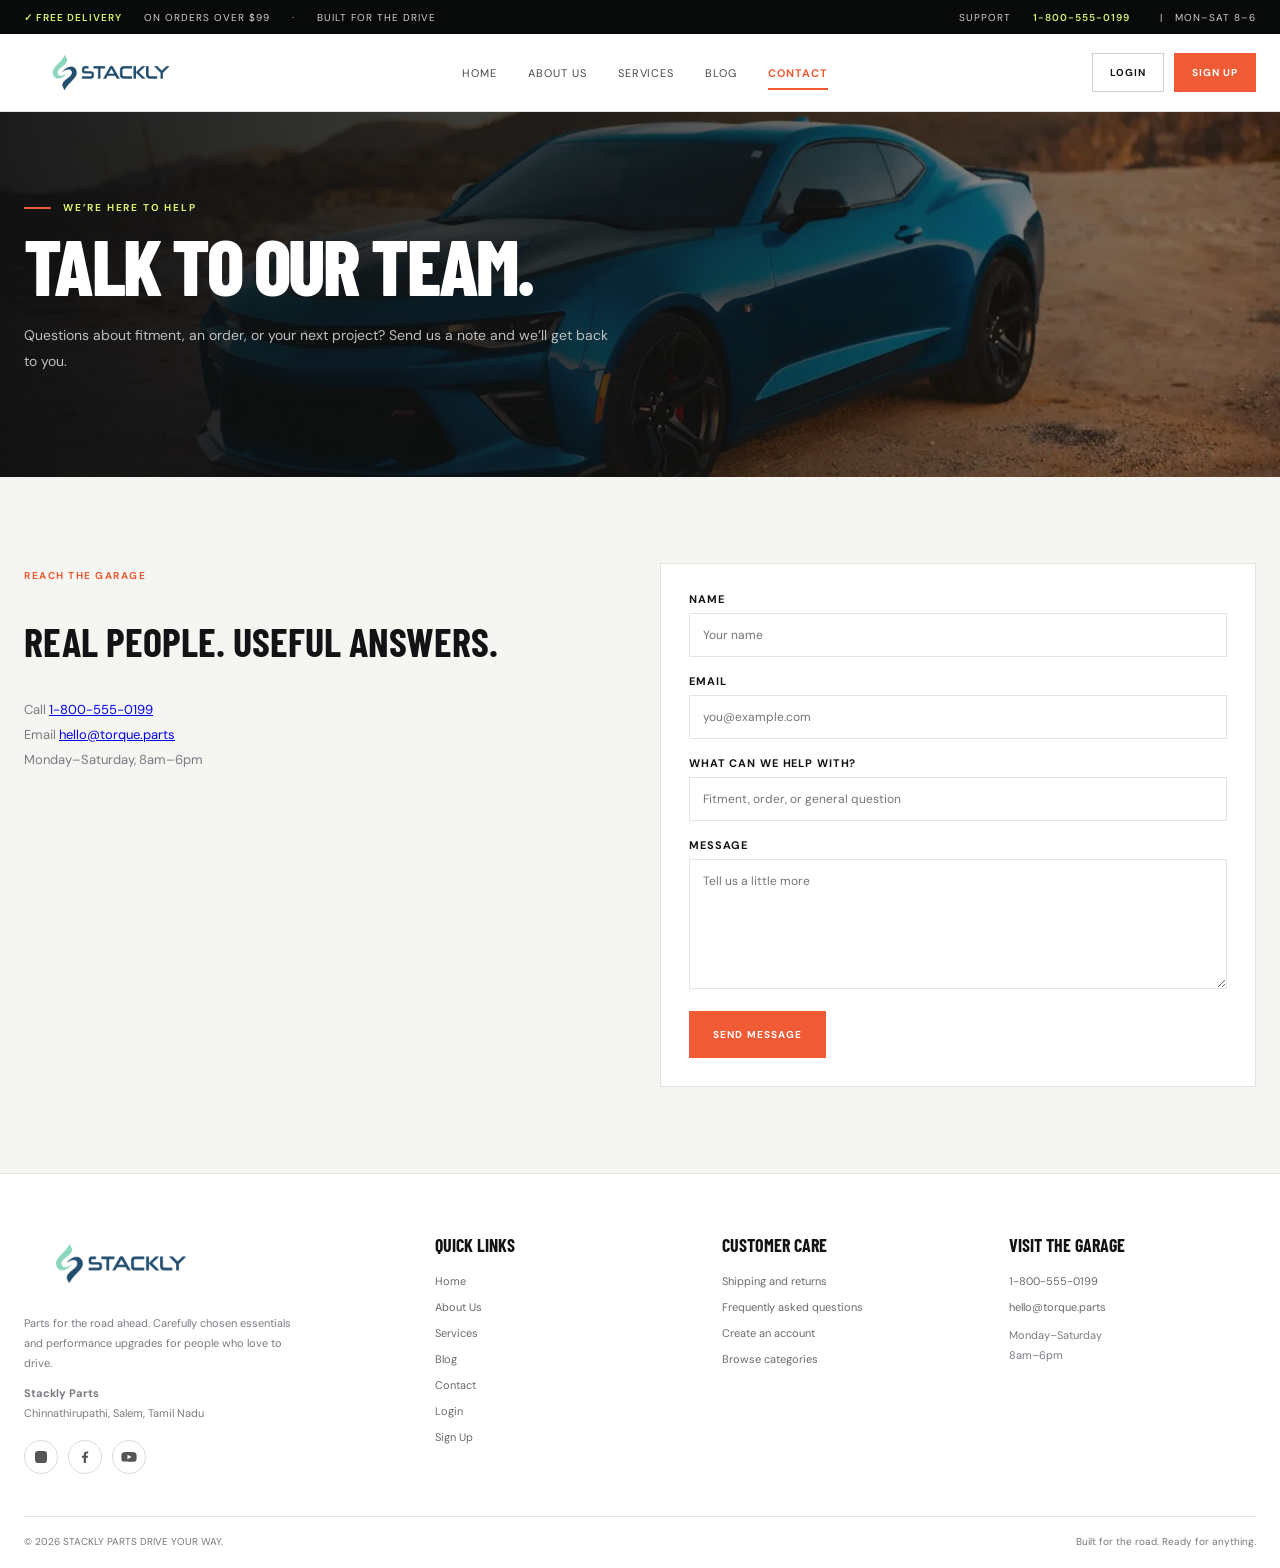
<file: contact.html>
<!doctype html><html lang="en"><head><meta charset="utf-8"><meta name="viewport" content="width=device-width,initial-scale=1"><meta name="theme-color" content="#111315"><title>Contact &mdash; Torque</title><link rel="preconnect" href="https://fonts.googleapis.com"><link rel="preconnect" href="https://fonts.gstatic.com" crossorigin><link href="https://fonts.googleapis.com/css2?family=Barlow+Condensed:wght@500;600;700;800;900&family=DM+Sans:wght@400;500;600;700&display=swap" rel="stylesheet"><style>
:root{--ink:#111315;--muted:#777b80;--paper:#f5f5f2;--line:#e4e4df;--orange:#f05b35;--lime:#d6f26a;--white:#fff;--cond:'Barlow Condensed',sans-serif;--body:'DM Sans',sans-serif}*{box-sizing:border-box}html{scroll-behavior:smooth}body{margin:0;background:var(--paper);color:var(--ink);font-family:var(--body)}button,a{font:inherit}button{cursor:pointer}.topline{height:34px;background:#080909;color:#d1d1cc;display:flex;align-items:center;justify-content:space-between;padding:0 max(calc((100vw - 1240px)/2),24px);font-size:10px;letter-spacing:.1em;text-transform:uppercase}.topline span{display:flex;gap:22px}.topline b{color:var(--lime);font-weight:600}.header{height:78px;background:#111315;color:white;display:flex;align-items:center;padding:0 max(calc((100vw - 1240px)/2),24px);gap:50px;position:sticky;top:0;z-index:30;border-bottom:1px solid #ffffff17}.logo{display:flex;align-items:center;justify-content:center;background:#fff;padding:3px 9px;border-radius:3px;text-decoration:none;white-space:nowrap;flex:none}.logo img{display:block;width:174px;height:39px;object-fit:contain}.footgrid .logo{width:max-content}.footgrid .logo img{width:194px;height:45px}@media(max-width:640px){.logo img{width:142px;height:34px}.footgrid .logo img{width:165px;height:39px}}.nav{display:flex;align-items:center;gap:31px;margin:auto}.nav a{color:#c5c6c3;text-decoration:none;text-transform:uppercase;font-size:11px;letter-spacing:.09em;transition:color .2s}.nav a:hover{color:var(--lime)}.head-actions{display:flex;align-items:center;gap:22px}.iconbtn{background:none;border:0;color:white;font-size:19px;position:relative;padding:7px}.cartcount{position:absolute;top:0;right:-4px;background:var(--orange);border-radius:50%;font-size:9px;width:15px;height:15px;display:grid;place-items:center}.menu{display:none;background:none;border:0;color:white;font-size:23px}.hero{min-height:570px;background:#13171a;position:relative;overflow:hidden;color:white;display:flex;align-items:center}.hero:before{content:'';position:absolute;inset:0;background:linear-gradient(90deg,#0e1113 0%,#101315ed 34%,#10131537 74%,#10131530),url('assets/photos/photo-1492144534655-ae79c964c9d7.webp') center 57%/cover;animation:heroZoom 1.2s ease both}.hero:after{content:'TORQUE / PERFORMANCE';position:absolute;right:4%;bottom:32px;color:#ffffff6a;font:600 11px var(--cond);letter-spacing:.2em;writing-mode:vertical-rl}.hero-inner{width:min(1240px,calc(100% - 48px));margin:auto;position:relative;padding:65px 0 80px}.eyebrow{display:flex;align-items:center;gap:12px;text-transform:uppercase;color:var(--lime);letter-spacing:.18em;font-size:10px;font-weight:700}.eyebrow:before{content:'';width:27px;height:2px;background:var(--orange)}h1{font:800 clamp(58px,8vw,108px)/.86 var(--cond);letter-spacing:-.035em;text-transform:uppercase;max-width:650px;margin:25px 0 20px}.hero p{max-width:405px;color:#bcbfbe;font-size:14px;line-height:1.8;margin:0}.hero-buttons{display:flex;gap:12px;margin-top:30px}.btn{border:0;background:var(--orange);color:white;text-transform:uppercase;letter-spacing:.11em;font-size:10px;font-weight:700;padding:17px 24px;transition:transform .25s,background .25s}.btn:hover{transform:translateY(-3px);background:#ff704a}.btn-outline{background:transparent;border:1px solid #ffffff69}.btn-outline:hover{background:white;color:#111}.hero-index{position:absolute;bottom:30px;left:max(calc((100vw - 1240px)/2),24px);display:flex;align-items:center;gap:14px;color:#b6b9b6;font-size:10px;letter-spacing:.15em}.hero-index b{color:white}.hero-index i{width:55px;height:1px;background:#777}.fitment{width:min(1240px,calc(100% - 48px));margin:-43px auto 0;position:relative;z-index:3;background:white;box-shadow:0 18px 55px #1112;padding:23px 27px 25px}.fit-title{display:flex;justify-content:space-between;align-items:center;margin-bottom:15px}.fit-title h2{font:700 22px var(--cond);text-transform:uppercase;margin:0}.fit-title span{font-size:10px;text-transform:uppercase;letter-spacing:.12em;color:var(--muted)}.fit-row{display:grid;grid-template-columns:1.25fr 1fr 1fr 1fr auto;gap:10px}.fit-row select,.fit-row input{height:48px;border:1px solid var(--line);padding:0 14px;color:#555;background:#fbfbf9;font:500 12px var(--body);outline:none}.fit-row select:focus{border-color:var(--orange)}.fit-row .btn{padding:0 27px}.section{width:min(1240px,calc(100% - 48px));margin:86px auto}.section-heading{display:flex;align-items:end;justify-content:space-between;margin-bottom:26px}.kicker{color:var(--orange);font-weight:700;font-size:10px;text-transform:uppercase;letter-spacing:.15em}.section-heading h2{font:700 43px/.95 var(--cond);text-transform:uppercase;margin:9px 0 0;letter-spacing:-.01em}.text-link{color:var(--ink);text-decoration:none;text-transform:uppercase;letter-spacing:.1em;font-size:10px;font-weight:700;border-bottom:1px solid var(--orange);padding-bottom:6px}.makes{display:grid;grid-template-columns:repeat(8,1fr);gap:12px}.make{height:111px;border:1px solid var(--line);background:white;display:flex;flex-direction:column;align-items:center;justify-content:center;gap:12px;transition:.25s;text-decoration:none;color:var(--ink)}.make strong{font:700 20px var(--cond);letter-spacing:-.03em}.make small{font-size:9px;color:#878984;letter-spacing:.12em;text-transform:uppercase}.make:hover{border-color:var(--orange);transform:translateY(-5px);box-shadow:0 10px 26px #17171710}.make .brand-mark{font:900 29px var(--cond);height:29px;display:grid;place-items:center}.categories{display:grid;grid-template-columns:repeat(4,1fr);gap:14px}.category{height:205px;position:relative;background:#202326;overflow:hidden;color:white;text-decoration:none}.category img{width:100%;height:100%;object-fit:cover;opacity:.64;transition:transform .55s,opacity .3s}.category:after{content:'';position:absolute;inset:35% 0 0;background:linear-gradient(transparent,#111d)}.category:hover img{transform:scale(1.08);opacity:.82}.category-label{position:absolute;z-index:1;bottom:19px;left:20px}.category-label small{text-transform:uppercase;letter-spacing:.13em;color:var(--lime);font-size:9px}.category-label h3{font:700 24px/.95 var(--cond);text-transform:uppercase;margin:7px 0 0}.products{display:grid;grid-template-columns:repeat(4,1fr);gap:14px}.product{background:#fff;position:relative;min-width:0;transition:transform .25s,box-shadow .25s}.product:hover{transform:translateY(-5px);box-shadow:0 16px 34px #1112}.product-image{height:220px;background:#f0f0ed;position:relative;overflow:hidden;display:grid;place-items:center}.product-image img{width:100%;height:100%;object-fit:cover;transition:transform .5s}.product:hover .product-image img{transform:scale(1.05)}.badge{position:absolute;top:14px;left:14px;background:var(--orange);color:white;padding:6px 8px;font-size:9px;text-transform:uppercase;letter-spacing:.1em}.quick{position:absolute;right:12px;top:12px;border:0;background:white;width:33px;height:33px;border-radius:50%;font-size:15px;opacity:0;transform:translateX(8px);transition:.2s}.product:hover .quick{opacity:1;transform:none}.product-info{padding:16px}.product-cat{text-transform:uppercase;color:#898b87;font-size:9px;letter-spacing:.1em}.product h3{font:600 20px/1 var(--cond);margin:8px 0 12px;text-transform:uppercase;min-height:40px}.rating{color:#e7a23a;font-size:11px;letter-spacing:2px}.price-row{display:flex;justify-content:space-between;align-items:center;margin-top:12px}.price{font-size:14px;font-weight:700}.price del{font-size:11px;color:#999;font-weight:400;margin-right:5px}.add{border:0;background:var(--ink);color:white;width:34px;height:34px;font-size:18px;transition:.2s}.add:hover{background:var(--orange)}.promo{background:#16191a;color:white;min-height:310px;position:relative;overflow:hidden;display:flex;align-items:center;padding:40px 7%}.promo:after{content:'';position:absolute;inset:0 0 0 42%;background:linear-gradient(90deg,#16191a,transparent 35%),url('assets/photos/photo-1486262715619-67b85e0b08d3.webp') center/cover;opacity:.58}.promo-copy{position:relative;z-index:1;max-width:500px}.promo h2{font:800 50px/.9 var(--cond);text-transform:uppercase;margin:13px 0}.promo p{color:#b3b5b3;font-size:12px;line-height:1.8;max-width:390px}.promo .price-big{font:700 22px var(--cond);color:var(--lime);margin:16px 0}.benefits{display:grid;grid-template-columns:repeat(4,1fr);border:1px solid var(--line);background:white}.benefit{padding:23px 20px;display:flex;align-items:center;gap:14px;border-right:1px solid var(--line)}.benefit:last-child{border:0}.benefit-icon{width:38px;height:38px;display:grid;place-items:center;background:#f4f5ed;color:var(--orange);font-size:19px}.benefit strong{display:block;text-transform:uppercase;font:700 17px var(--cond)}.benefit small{color:var(--muted);font-size:10px}.newsletter{background:var(--lime);padding:40px max(calc((100vw - 1240px)/2),24px);display:flex;align-items:center;justify-content:space-between;gap:24px}.newsletter h2{font:700 30px var(--cond);text-transform:uppercase;margin:0}.newsletter p{font-size:11px;margin:5px 0 0}.newsform{display:flex;width:min(470px,100%)}.newsform input{flex:1;min-width:0;border:0;padding:15px;font-size:12px}.newsform button{background:var(--ink);color:white;border:0;padding:0 22px;text-transform:uppercase;font-size:10px;letter-spacing:.1em}footer{background:#111315;color:#c7c8c4;padding:55px max(calc((100vw - 1240px)/2),24px) 20px}.footgrid{display:grid;grid-template-columns:1.5fr 1fr 1fr 1fr;gap:40px;padding-bottom:42px}.footgrid .logo{display:inline-block}.footgrid p{max-width:280px;color:#898b89;font-size:11px;line-height:1.8}.footgrid h4{font:700 18px var(--cond);text-transform:uppercase;color:white;margin:5px 0 18px}.footgrid a{display:block;color:#999;text-decoration:none;font-size:11px;margin:12px 0}.footgrid a:hover{color:var(--lime)}.copyright{border-top:1px solid #ffffff20;padding-top:18px;font-size:10px;color:#777;display:flex;justify-content:space-between}.toast{position:fixed;bottom:20px;right:20px;background:var(--ink);color:white;padding:14px 19px;font-size:12px;z-index:80;transform:translateY(80px);opacity:0;transition:.3s}.toast.show{transform:none;opacity:1}.reveal{opacity:0;transform:translateY(22px);transition:opacity .65s ease,transform .65s ease}.reveal.in{opacity:1;transform:none}@keyframes heroZoom{from{transform:scale(1.06);opacity:.6}to{transform:scale(1);opacity:1}}@media(max-width:900px){.header{gap:22px}.nav{gap:15px}.nav a{font-size:9px}.makes{grid-template-columns:repeat(4,1fr)}.products{grid-template-columns:repeat(2,1fr)}.categories{grid-template-columns:repeat(2,1fr)}.fit-row{grid-template-columns:repeat(2,1fr)}.fit-row .btn{height:48px}.benefits{grid-template-columns:repeat(2,1fr)}.benefit:nth-child(2){border-right:0}.benefit:nth-child(-n+2){border-bottom:1px solid var(--line)}.footgrid{grid-template-columns:repeat(2,1fr)}}@media(max-width:640px){.topline{font-size:8px;padding:0 15px}.topline span{gap:9px}.header{height:65px;padding:0 18px;justify-content:space-between}.menu{display:block}.nav{display:none;position:absolute;top:65px;left:0;right:0;background:#111315;padding:20px;align-items:stretch;flex-direction:column;gap:0}.nav.open{display:flex}.nav a{padding:13px 0;border-bottom:1px solid #ffffff18;font-size:11px}.head-actions{gap:7px}.logo{font-size:30px}.hero{min-height:535px}.hero:before{background:linear-gradient(90deg,#0e1113f2,#101315a3 75%,#10131555),url('assets/photos/photo-1492144534655-ae79c964c9d7.webp') 59%/cover}.hero-inner{width:calc(100% - 38px);padding:66px 0}.hero p{font-size:12px;max-width:320px}.fitment{width:calc(100% - 28px);padding:19px;margin-top:-30px}.fit-title h2{font-size:19px}.fit-title span{font-size:8px}.fit-row{grid-template-columns:1fr 1fr;gap:8px}.fit-row select{height:43px;padding:0 8px;font-size:10px}.fit-row .btn{grid-column:span 2;height:45px}.section{width:calc(100% - 32px);margin:62px auto}.section-heading h2{font-size:37px}.makes{grid-template-columns:repeat(2,1fr);gap:8px}.make{height:94px}.categories{gap:9px}.category{height:155px}.category-label{left:13px;bottom:13px}.category-label h3{font-size:20px}.products{gap:9px}.product-image{height:155px}.product-info{padding:11px}.product h3{font-size:17px;min-height:34px}.promo{min-height:340px;padding:30px 22px}.promo:after{inset:0;background:linear-gradient(90deg,#16191aee,#16191a66),url('assets/photos/photo-1486262715619-67b85e0b08d3.webp') center/cover}.promo h2{font-size:43px}.benefit{padding:15px 10px;gap:8px}.benefit-icon{width:30px;height:30px;flex:none}.benefit strong{font-size:15px}.benefit small{font-size:8px}.newsletter{padding:30px 20px;display:block}.newsform{margin-top:19px}.newsform input{padding:14px 10px}.newsform button{padding:0 12px;font-size:9px}.footgrid{grid-template-columns:1fr 1fr;gap:25px 15px}.footgrid p{font-size:10px}.copyright{font-size:9px;gap:12px;flex-wrap:wrap}.section-heading{align-items:end}.text-link{font-size:9px}}

.page-hero{background:#111315;color:white;padding:76px max(calc((100vw - 1240px)/2),24px);min-height:250px;display:flex;flex-direction:column;justify-content:center}.page-hero h1{font-size:clamp(48px,7vw,78px);margin:18px 0 10px}.page-hero p{max-width:600px;color:#bcbfbe;line-height:1.8;font-size:14px}.content-grid{display:grid;grid-template-columns:repeat(3,1fr);gap:18px}.info-card,.post-card,.form-card{background:white;padding:28px;border:1px solid var(--line)}.info-card h3,.post-card h3{font:700 25px var(--cond);text-transform:uppercase;margin:10px 0}.info-card p,.post-card p{color:var(--muted);font-size:13px;line-height:1.8}.post-card{padding:0 0 24px;overflow:hidden}.post-card img{width:100%;height:210px;object-fit:cover}.post-copy{padding:0 22px}.contact-layout,.auth-wrap{display:grid;grid-template-columns:1fr 1fr;gap:40px;align-items:start}.form-card label{display:block;font-size:11px;font-weight:700;text-transform:uppercase;letter-spacing:.08em;margin:0 0 7px}.form-card input,.form-card textarea{width:100%;border:1px solid var(--line);padding:13px;margin-bottom:17px;font:12px var(--body)}.form-card textarea{min-height:130px;resize:vertical}.auth-wrap{max-width:980px;margin:70px auto}.auth-copy{padding:28px 10px}.auth-copy h2{font:700 42px/.95 var(--cond);text-transform:uppercase}.auth-copy p{color:var(--muted);line-height:1.8;font-size:13px}.auth-form h2{font:700 32px var(--cond);text-transform:uppercase;margin:0 0 22px}.auth-form .btn{width:100%}.switch{text-align:center;font-size:12px;color:var(--muted);margin-top:18px}.switch a{color:var(--orange)}@media(max-width:700px){.content-grid,.contact-layout,.auth-wrap{grid-template-columns:1fr;gap:15px}.auth-wrap{margin:38px 18px}.page-hero{padding:55px 20px}}.page-hero{position:relative;overflow:hidden;background-image:linear-gradient(90deg,rgba(12,15,17,.94) 0%,rgba(12,15,17,.78) 43%,rgba(12,15,17,.28) 100%),url('assets/photos/photo-1552519507-da3b142c6e3d.webp');background-size:cover;background-position:center 56%;min-height:365px}.page-hero h1,.page-hero p,.page-hero .eyebrow{position:relative;z-index:1}.header{background:#fff;color:var(--ink);border-bottom:1px solid var(--line)}.logo{background:transparent;padding:0;border-radius:0}.nav a{color:#45484b}.nav a:hover{color:var(--orange)}.menu{color:var(--ink)}.head-actions{gap:10px}.auth-link{display:inline-flex;align-items:center;justify-content:center;min-height:39px;padding:0 17px;text-decoration:none;text-transform:uppercase;font-size:10px;font-weight:700;letter-spacing:.1em;transition:.2s}.auth-login{border:1px solid #cfd0cc;color:var(--ink)}.auth-login:hover{border-color:var(--ink);background:#f4f4f1}.auth-signup{background:var(--orange);color:white;border:1px solid var(--orange)}.auth-signup:hover{background:#d94b29;border-color:#d94b29}.header .logo img{object-fit:contain}footer{background:#fff;color:#555;border-top:1px solid var(--line)}.footgrid p{color:var(--muted)}.footgrid h4{color:var(--ink)}.footgrid a{color:#686b68}.footgrid a:hover{color:var(--orange)}.copyright{border-top:1px solid var(--line);color:#777}@media(max-width:640px){.header{background:#fff}.nav{background:#fff}.head-actions{gap:6px}.auth-link{min-height:34px;padding:0 11px;font-size:9px}.logo img{width:142px;height:34px}.footgrid .logo img{width:165px;height:39px}}@media(max-width:640px){.topline{padding:0 10px;overflow:hidden}.topline>span{gap:6px;white-space:nowrap;font-size:7px}.topline>span:last-child{display:none}.logo img{width:clamp(100px,33vw,142px);height:34px}.head-actions{gap:5px}.auth-link{padding:0 8px;min-height:32px;font-size:8px}}@media(max-width:380px){.header{padding-left:12px;padding-right:12px;gap:8px}.logo img{width:100px}.auth-link{padding:0 7px;font-size:8px}}html,body{max-width:100%;overflow-x:clip}.image-grid,.content-grid,.products,.categories,.makes,.benefits,.fitment,.section{min-width:0;max-width:100%}img{max-width:100%}.social-links{display:flex;align-items:center;gap:10px;padding:0 0 20px}.social-links a{display:grid;place-items:center;width:34px;height:34px;border:1px solid #d8d9d4;color:var(--ink);margin:0;transition:.2s}.social-links a:hover{background:var(--orange);border-color:var(--orange);color:white}.social-links svg{width:16px;height:16px;fill:currentColor}.quick-dialog{border:0;padding:0;width:min(560px,calc(100% - 32px));box-shadow:0 24px 80px #0005}.quick-dialog::backdrop{background:#101315b8}.quick-dialog-card{display:grid;grid-template-columns:1fr 1fr;background:white;position:relative}.quick-dialog-card img{width:100%;height:100%;min-height:260px;object-fit:cover}.quick-dialog-copy{padding:28px}.quick-dialog-copy h2{font:700 30px var(--cond);text-transform:uppercase;margin:12px 0}.quick-close{position:absolute;right:10px;top:10px;border:0;background:#111315;color:#fff;width:34px;height:34px;font-size:20px;z-index:1}.not-found{min-height:62vh;display:grid;place-items:center;text-align:center;padding:70px 20px;background:linear-gradient(125deg,#111315,#252a2d);color:#fff}.not-found-inner{max-width:700px}.not-found-code{font:900 clamp(100px,22vw,210px)/.8 var(--cond);color:var(--lime);letter-spacing:-.05em}.not-found h1{font-size:clamp(42px,7vw,72px);margin:22px auto 14px}.not-found p{color:#c4c7c6;line-height:1.8;font-size:14px}.not-found-actions{display:flex;gap:12px;justify-content:center;margin-top:26px}@media(max-width:600px){.quick-dialog-card{grid-template-columns:1fr}.quick-dialog-card img{height:200px;min-height:0}.quick-dialog-copy{padding:20px}.not-found-actions{flex-wrap:wrap}}.nav a.active{color:var(--orange);font-weight:700;position:relative}.nav a.active::after{content:'';position:absolute;left:0;right:0;bottom:-10px;height:2px;background:var(--orange)}.nav a:focus-visible{outline:2px solid var(--orange);outline-offset:5px}@media(max-width:640px){.nav a.active{background:#f05b3512;padding-left:10px}.nav a.active::after{left:0;right:auto;top:12px;bottom:12px;width:2px;height:auto}}.nav-close{display:none}.header.menu-active{z-index:110}body.menu-open{overflow:hidden}@media(max-width:640px){.nav{display:none;position:fixed;inset:0;width:100%;height:100vh;height:100dvh;z-index:120;background:#f5f5f2;padding:78px 22px 30px;align-items:center;justify-content:center;flex-direction:column;gap:4px;overflow-y:auto}.nav.open{display:flex}.nav a{width:min(100%,390px);text-align:center;font-size:clamp(23px,7vw,34px);padding:15px 20px;border:0;color:var(--ink)}.nav a.active{background:#f05b3510;padding-left:20px}.nav a.active::after{left:32%;right:32%;top:auto;bottom:5px;width:auto;height:2px}.nav-close{display:flex;position:absolute;right:18px;top:16px;align-items:center;gap:8px;padding:10px 13px;border:1px solid var(--line);background:white;color:var(--ink);font-size:11px;font-weight:700;text-transform:uppercase;letter-spacing:.08em}.nav-close span{font-size:20px;line-height:12px}.hero img,.category img,.product img,.visual-card img,.post-card img{max-width:100%}}.nav .mobile-auth{display:none}@media(max-width:640px){.nav .mobile-auth{display:block}.head-actions{display:none}}.auth-back{display:inline-flex;align-items:center;gap:8px;border:1px solid var(--line);background:transparent;color:var(--ink);padding:10px 13px;margin-bottom:20px;font-size:10px;font-weight:700;letter-spacing:.08em;text-transform:uppercase}.auth-back:hover{border-color:var(--orange);color:var(--orange)}.menu svg,.nav-close svg{width:19px;height:19px;fill:none;stroke:currentColor;stroke-width:2;stroke-linecap:round;stroke-linejoin:round}.menu .menu-close-icon{display:none}.header.menu-active .menu-open-icon{display:none}.header.menu-active .menu-close-icon{display:inline-flex}@media(max-width:640px){.menu{display:inline-flex;align-items:center;justify-content:center;width:38px;height:38px;flex:none}}
</style><link rel="preconnect" href="https://fonts.googleapis.com"><link rel="preconnect" href="https://fonts.gstatic.com" crossorigin><link href="https://fonts.googleapis.com/css2?family=Material+Symbols+Outlined:opsz,wght,FILL,GRAD@20..48,400,0,0" rel="stylesheet"><style>.material-symbols-outlined{font-family:"Material Symbols Outlined";font-weight:normal;font-style:normal;font-size:20px;line-height:1;display:inline-flex;align-items:center;justify-content:center;white-space:nowrap;direction:ltr;font-feature-settings:"liga";-webkit-font-feature-settings:"liga";-webkit-font-smoothing:antialiased}</style><style>html{scroll-behavior:smooth}.scroll-reveal{opacity:0;transform:translateY(18px);transition:opacity .55s ease,transform .55s ease}.scroll-reveal.is-visible{opacity:1;transform:translateY(0)}.product,.make,.category,.visual-card,.number-item,.benefit,.metric,.panel,.module-detail,.item,.faq-list details,.form-card,.quote-panel{transition:transform .25s ease,box-shadow .25s ease,border-color .25s ease}.product:hover,.make:hover,.category:hover,.visual-card:hover,.number-item:hover,.benefit:hover,.metric:hover,.panel:hover,.module-detail:hover,.item:hover,.faq-list details:hover,.form-card:hover,.quote-panel:hover{transform:translateY(-4px);box-shadow:0 12px 28px #18212d18;border-color:#ef5b35}@media(prefers-reduced-motion:reduce){html{scroll-behavior:auto}.scroll-reveal,.product,.make,.category,.visual-card,.number-item,.benefit,.metric,.panel,.module-detail,.item,.faq-list details,.form-card,.quote-panel{transition:none;transform:none}}</style><link rel="stylesheet" href="site-enhancements.css"></head><body><div class="topline"><span><b>&#10003; Free delivery</b> on orders over $99 <span>&#183;</span> Built for the drive</span><span>Support <b>1-800-555-0199</b> &nbsp; | &nbsp; Mon&ndash;Sat 8&ndash;6</span></div><header class="header"><button class="menu" type="button" aria-label="Open menu" aria-expanded="false"><span class="material-symbols-outlined menu-open-icon" aria-hidden="true">menu</span><span class="material-symbols-outlined menu-close-icon" aria-hidden="true">close</span></button><a class="logo" href="index.html" aria-label="Stackly home"><img src="assets/logo-dark.webp" alt="Stackly"></a><nav class="nav"><button class="nav-close" type="button" aria-label="Close navigation">Close <svg aria-hidden="true" viewBox="0 0 24 24"><path d="m6 6 12 12M18 6 6 18"/></svg></button><a href="index.html">Home</a><a href="about.html">About us</a><a href="services.html">Services</a><a href="blog.html">Blog</a><a href="contact.html">Contact</a><a class="mobile-auth" href="login.html">Login</a><a class="mobile-auth" href="signup.html">Sign up</a></nav><div class="head-actions"><a class="auth-link auth-login" href="login.html">Login</a><a class="auth-link auth-signup" href="signup.html">Sign up</a></div></header><main><section class="page-hero"><span class="eyebrow">We&rsquo;re here to help</span><h1>Talk to our team.</h1><p>Questions about fitment, an order, or your next project? Send us a note and we&rsquo;ll get back to you.</p></section><section class="section contact-layout"><div><span class="kicker">Reach the garage</span><h2 style="font:700 40px var(--cond);text-transform:uppercase">Real people. Useful answers.</h2><p style="color:var(--muted);line-height:1.9;font-size:13px">Call <a href="404.html">1-800-555-0199</a><br>Email <a href="404.html">hello@torque.parts</a><br>Monday&ndash;Saturday, 8am&ndash;6pm</p></div><form class="form-card" data-message="Thanks for reaching out. We&rsquo;ll be in touch soon."><label>Name</label><input required placeholder="Your name"><label>Email</label><input type="email" required placeholder="you@example.com"><label>What can we help with?</label><input required placeholder="Fitment, order, or general question"><label>Message</label><textarea required placeholder="Tell us a little more"></textarea><button class="btn" type="button">Send message</button></form></section></main><footer id="footer"><div class="footgrid"><div><a class="logo" href="index.html" aria-label="Stackly home"><img src="assets/logo-dark.webp" alt="Stackly"></a><p>Parts for the road ahead. Carefully chosen essentials and performance upgrades for people who love to drive.</p><p><strong>Stackly Parts</strong><br>Chinnathirupathi, Salem, Tamil Nadu</p></div><div><h4>Quick links</h4><a href="index.html">Home</a><a href="about.html">About Us</a><a href="services.html">Services</a><a href="blog.html">Blog</a><a href="contact.html">Contact</a><a href="login.html">Login</a><a href="signup.html">Sign Up</a></div><div><h4>Customer care</h4><a href="404.html">Shipping and returns</a><a href="404.html">Frequently asked questions</a><a href="404.html">Create an account</a><a href="404.html">Browse categories</a></div><div><h4>Visit the garage</h4><a href="404.html">1-800-555-0199</a><a href="404.html">hello@torque.parts</a><p>Monday–Saturday<br>8am–6pm</p></div></div><div class="copyright"><span>© 2026 STACKLY PARTS DRIVE YOUR WAY.</span><span>Built for the road. Ready for anything.</span></div></footer><div class="toast" role="status"></div><script>const menu=document.querySelector('.menu'),nav=document.querySelector('.nav'),header=document.querySelector('.header'),closeMenuButton=nav.querySelector('.nav-close');function setMenuOpen(open){nav.classList.toggle('open',open);header.classList.toggle('menu-active',open);document.body.classList.toggle('menu-open',open);menu.setAttribute('aria-expanded',String(open))}menu.setAttribute('aria-controls','site-navigation');nav.id='site-navigation';menu.setAttribute('aria-expanded','false');menu.addEventListener('click',()=>setMenuOpen(!nav.classList.contains('open')));closeMenuButton.addEventListener('click',()=>setMenuOpen(false));nav.addEventListener('click',e=>{if(e.target===nav)setMenuOpen(false)});document.addEventListener('keydown',e=>{if(e.key==='Escape')setMenuOpen(false)});const currentPage=location.pathname.split('/').pop()||'index.html';nav.querySelectorAll('a').forEach(a=>{const isCurrent=a.getAttribute('href')===currentPage||(currentPage===''&&a.getAttribute('href')==='index.html');if(isCurrent){a.classList.add('active');a.setAttribute('aria-current','page')}a.addEventListener('click',()=>{nav.querySelectorAll('a').forEach(link=>{link.classList.remove('active');link.removeAttribute('aria-current')});a.classList.add('active');a.setAttribute('aria-current','page');setMenuOpen(false)})});const toast=document.querySelector('.toast');document.querySelectorAll('form').forEach(form=>{form.addEventListener('submit',e=>{e.preventDefault();if(!form.reportValidity())return;location.href='404.html'});const submitButton=form.querySelector('button[type=button]');submitButton?.addEventListener('click',e=>{e.preventDefault();if(form.reportValidity())form.requestSubmit()})});</script><script>(()=>{const selectors="main section,main article,.metric,.panel,.module-detail,.item,.visual-card,.number-item,.benefit,.faq-list details,.form-card";const nodes=[...document.querySelectorAll(selectors)].filter(el=>!el.classList.contains("reveal"));nodes.forEach((el,i)=>{el.classList.add("scroll-reveal");el.style.transitionDelay=(i%5)*55+"ms"});if(matchMedia("(prefers-reduced-motion: reduce)").matches){nodes.forEach(el=>el.classList.add("is-visible"));return}if(!("IntersectionObserver" in window)){nodes.forEach(el=>el.classList.add("is-visible"));return}const observer=new IntersectionObserver(entries=>entries.forEach(entry=>{if(entry.isIntersecting){entry.target.classList.add("is-visible");observer.unobserve(entry.target)}}),{threshold:.08});nodes.forEach(el=>observer.observe(el))})();</script><script src="site-enhancements.js"></script></body></html>
</file>
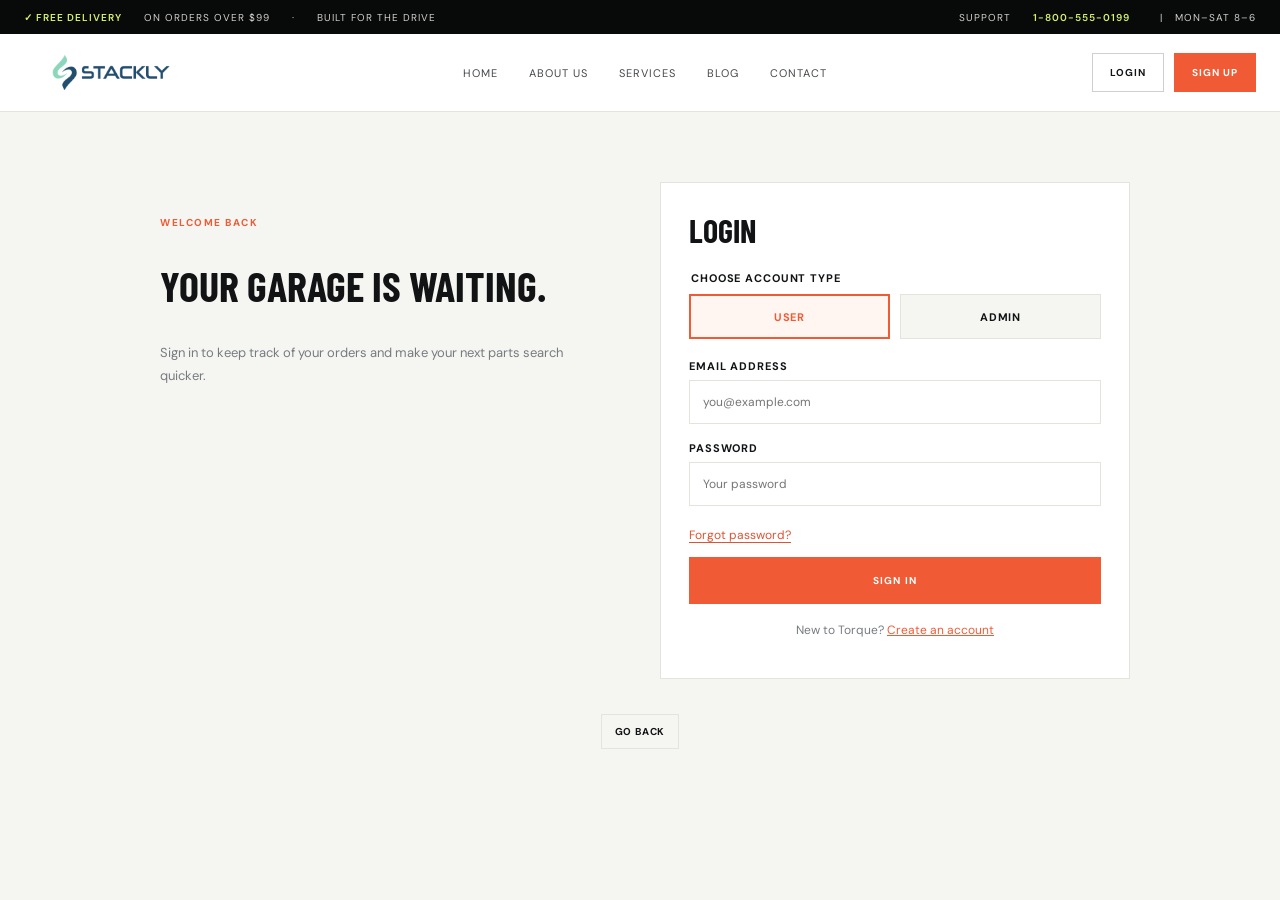
<file: login.html>
<!doctype html><html lang="en"><head><meta charset="utf-8"><meta name="viewport" content="width=device-width,initial-scale=1"><meta name="theme-color" content="#111315"><title>Login &mdash; Torque</title><link rel="preconnect" href="https://fonts.googleapis.com"><link rel="preconnect" href="https://fonts.gstatic.com" crossorigin><link href="https://fonts.googleapis.com/css2?family=Barlow+Condensed:wght@500;600;700;800;900&family=DM+Sans:wght@400;500;600;700&display=swap" rel="stylesheet"><style>
:root{--ink:#111315;--muted:#777b80;--paper:#f5f5f2;--line:#e4e4df;--orange:#f05b35;--lime:#d6f26a;--white:#fff;--cond:'Barlow Condensed',sans-serif;--body:'DM Sans',sans-serif}*{box-sizing:border-box}html{scroll-behavior:smooth}body{margin:0;background:var(--paper);color:var(--ink);font-family:var(--body)}button,a{font:inherit}button{cursor:pointer}.topline{height:34px;background:#080909;color:#d1d1cc;display:flex;align-items:center;justify-content:space-between;padding:0 max(calc((100vw - 1240px)/2),24px);font-size:10px;letter-spacing:.1em;text-transform:uppercase}.topline span{display:flex;gap:22px}.topline b{color:var(--lime);font-weight:600}.header{height:78px;background:#111315;color:white;display:flex;align-items:center;padding:0 max(calc((100vw - 1240px)/2),24px);gap:50px;position:sticky;top:0;z-index:30;border-bottom:1px solid #ffffff17}.logo{display:flex;align-items:center;justify-content:center;background:#fff;padding:3px 9px;border-radius:3px;text-decoration:none;white-space:nowrap;flex:none}.logo img{display:block;width:174px;height:39px;object-fit:contain}.footgrid .logo{width:max-content}.footgrid .logo img{width:194px;height:45px}@media(max-width:640px){.logo img{width:142px;height:34px}.footgrid .logo img{width:165px;height:39px}}.nav{display:flex;align-items:center;gap:31px;margin:auto}.nav a{color:#c5c6c3;text-decoration:none;text-transform:uppercase;font-size:11px;letter-spacing:.09em;transition:color .2s}.nav a:hover{color:var(--lime)}.head-actions{display:flex;align-items:center;gap:22px}.iconbtn{background:none;border:0;color:white;font-size:19px;position:relative;padding:7px}.cartcount{position:absolute;top:0;right:-4px;background:var(--orange);border-radius:50%;font-size:9px;width:15px;height:15px;display:grid;place-items:center}.menu{display:none;background:none;border:0;color:white;font-size:23px}.hero{min-height:570px;background:#13171a;position:relative;overflow:hidden;color:white;display:flex;align-items:center}.hero:before{content:'';position:absolute;inset:0;background:linear-gradient(90deg,#0e1113 0%,#101315ed 34%,#10131537 74%,#10131530),url('assets/photos/photo-1492144534655-ae79c964c9d7.webp') center 57%/cover;animation:heroZoom 1.2s ease both}.hero:after{content:'TORQUE / PERFORMANCE';position:absolute;right:4%;bottom:32px;color:#ffffff6a;font:600 11px var(--cond);letter-spacing:.2em;writing-mode:vertical-rl}.hero-inner{width:min(1240px,calc(100% - 48px));margin:auto;position:relative;padding:65px 0 80px}.eyebrow{display:flex;align-items:center;gap:12px;text-transform:uppercase;color:var(--lime);letter-spacing:.18em;font-size:10px;font-weight:700}.eyebrow:before{content:'';width:27px;height:2px;background:var(--orange)}h1{font:800 clamp(58px,8vw,108px)/.86 var(--cond);letter-spacing:-.035em;text-transform:uppercase;max-width:650px;margin:25px 0 20px}.hero p{max-width:405px;color:#bcbfbe;font-size:14px;line-height:1.8;margin:0}.hero-buttons{display:flex;gap:12px;margin-top:30px}.btn{border:0;background:var(--orange);color:white;text-transform:uppercase;letter-spacing:.11em;font-size:10px;font-weight:700;padding:17px 24px;transition:transform .25s,background .25s}.btn:hover{transform:translateY(-3px);background:#ff704a}.btn-outline{background:transparent;border:1px solid #ffffff69}.btn-outline:hover{background:white;color:#111}.hero-index{position:absolute;bottom:30px;left:max(calc((100vw - 1240px)/2),24px);display:flex;align-items:center;gap:14px;color:#b6b9b6;font-size:10px;letter-spacing:.15em}.hero-index b{color:white}.hero-index i{width:55px;height:1px;background:#777}.fitment{width:min(1240px,calc(100% - 48px));margin:-43px auto 0;position:relative;z-index:3;background:white;box-shadow:0 18px 55px #1112;padding:23px 27px 25px}.fit-title{display:flex;justify-content:space-between;align-items:center;margin-bottom:15px}.fit-title h2{font:700 22px var(--cond);text-transform:uppercase;margin:0}.fit-title span{font-size:10px;text-transform:uppercase;letter-spacing:.12em;color:var(--muted)}.fit-row{display:grid;grid-template-columns:1.25fr 1fr 1fr 1fr auto;gap:10px}.fit-row select,.fit-row input{height:48px;border:1px solid var(--line);padding:0 14px;color:#555;background:#fbfbf9;font:500 12px var(--body);outline:none}.fit-row select:focus{border-color:var(--orange)}.fit-row .btn{padding:0 27px}.section{width:min(1240px,calc(100% - 48px));margin:86px auto}.section-heading{display:flex;align-items:end;justify-content:space-between;margin-bottom:26px}.kicker{color:var(--orange);font-weight:700;font-size:10px;text-transform:uppercase;letter-spacing:.15em}.section-heading h2{font:700 43px/.95 var(--cond);text-transform:uppercase;margin:9px 0 0;letter-spacing:-.01em}.text-link{color:var(--ink);text-decoration:none;text-transform:uppercase;letter-spacing:.1em;font-size:10px;font-weight:700;border-bottom:1px solid var(--orange);padding-bottom:6px}.makes{display:grid;grid-template-columns:repeat(8,1fr);gap:12px}.make{height:111px;border:1px solid var(--line);background:white;display:flex;flex-direction:column;align-items:center;justify-content:center;gap:12px;transition:.25s;text-decoration:none;color:var(--ink)}.make strong{font:700 20px var(--cond);letter-spacing:-.03em}.make small{font-size:9px;color:#878984;letter-spacing:.12em;text-transform:uppercase}.make:hover{border-color:var(--orange);transform:translateY(-5px);box-shadow:0 10px 26px #17171710}.make .brand-mark{font:900 29px var(--cond);height:29px;display:grid;place-items:center}.categories{display:grid;grid-template-columns:repeat(4,1fr);gap:14px}.category{height:205px;position:relative;background:#202326;overflow:hidden;color:white;text-decoration:none}.category img{width:100%;height:100%;object-fit:cover;opacity:.64;transition:transform .55s,opacity .3s}.category:after{content:'';position:absolute;inset:35% 0 0;background:linear-gradient(transparent,#111d)}.category:hover img{transform:scale(1.08);opacity:.82}.category-label{position:absolute;z-index:1;bottom:19px;left:20px}.category-label small{text-transform:uppercase;letter-spacing:.13em;color:var(--lime);font-size:9px}.category-label h3{font:700 24px/.95 var(--cond);text-transform:uppercase;margin:7px 0 0}.products{display:grid;grid-template-columns:repeat(4,1fr);gap:14px}.product{background:#fff;position:relative;min-width:0;transition:transform .25s,box-shadow .25s}.product:hover{transform:translateY(-5px);box-shadow:0 16px 34px #1112}.product-image{height:220px;background:#f0f0ed;position:relative;overflow:hidden;display:grid;place-items:center}.product-image img{width:100%;height:100%;object-fit:cover;transition:transform .5s}.product:hover .product-image img{transform:scale(1.05)}.badge{position:absolute;top:14px;left:14px;background:var(--orange);color:white;padding:6px 8px;font-size:9px;text-transform:uppercase;letter-spacing:.1em}.quick{position:absolute;right:12px;top:12px;border:0;background:white;width:33px;height:33px;border-radius:50%;font-size:15px;opacity:0;transform:translateX(8px);transition:.2s}.product:hover .quick{opacity:1;transform:none}.product-info{padding:16px}.product-cat{text-transform:uppercase;color:#898b87;font-size:9px;letter-spacing:.1em}.product h3{font:600 20px/1 var(--cond);margin:8px 0 12px;text-transform:uppercase;min-height:40px}.rating{color:#e7a23a;font-size:11px;letter-spacing:2px}.price-row{display:flex;justify-content:space-between;align-items:center;margin-top:12px}.price{font-size:14px;font-weight:700}.price del{font-size:11px;color:#999;font-weight:400;margin-right:5px}.add{border:0;background:var(--ink);color:white;width:34px;height:34px;font-size:18px;transition:.2s}.add:hover{background:var(--orange)}.promo{background:#16191a;color:white;min-height:310px;position:relative;overflow:hidden;display:flex;align-items:center;padding:40px 7%}.promo:after{content:'';position:absolute;inset:0 0 0 42%;background:linear-gradient(90deg,#16191a,transparent 35%),url('assets/photos/photo-1486262715619-67b85e0b08d3.webp') center/cover;opacity:.58}.promo-copy{position:relative;z-index:1;max-width:500px}.promo h2{font:800 50px/.9 var(--cond);text-transform:uppercase;margin:13px 0}.promo p{color:#b3b5b3;font-size:12px;line-height:1.8;max-width:390px}.promo .price-big{font:700 22px var(--cond);color:var(--lime);margin:16px 0}.benefits{display:grid;grid-template-columns:repeat(4,1fr);border:1px solid var(--line);background:white}.benefit{padding:23px 20px;display:flex;align-items:center;gap:14px;border-right:1px solid var(--line)}.benefit:last-child{border:0}.benefit-icon{width:38px;height:38px;display:grid;place-items:center;background:#f4f5ed;color:var(--orange);font-size:19px}.benefit strong{display:block;text-transform:uppercase;font:700 17px var(--cond)}.benefit small{color:var(--muted);font-size:10px}.newsletter{background:var(--lime);padding:40px max(calc((100vw - 1240px)/2),24px);display:flex;align-items:center;justify-content:space-between;gap:24px}.newsletter h2{font:700 30px var(--cond);text-transform:uppercase;margin:0}.newsletter p{font-size:11px;margin:5px 0 0}.newsform{display:flex;width:min(470px,100%)}.newsform input{flex:1;min-width:0;border:0;padding:15px;font-size:12px}.newsform button{background:var(--ink);color:white;border:0;padding:0 22px;text-transform:uppercase;font-size:10px;letter-spacing:.1em}footer{background:#111315;color:#c7c8c4;padding:55px max(calc((100vw - 1240px)/2),24px) 20px}.footgrid{display:grid;grid-template-columns:1.5fr 1fr 1fr 1fr;gap:40px;padding-bottom:42px}.footgrid .logo{display:inline-block}.footgrid p{max-width:280px;color:#898b89;font-size:11px;line-height:1.8}.footgrid h4{font:700 18px var(--cond);text-transform:uppercase;color:white;margin:5px 0 18px}.footgrid a{display:block;color:#999;text-decoration:none;font-size:11px;margin:12px 0}.footgrid a:hover{color:var(--lime)}.copyright{border-top:1px solid #ffffff20;padding-top:18px;font-size:10px;color:#777;display:flex;justify-content:space-between}.toast{position:fixed;bottom:20px;right:20px;background:var(--ink);color:white;padding:14px 19px;font-size:12px;z-index:80;transform:translateY(80px);opacity:0;transition:.3s}.toast.show{transform:none;opacity:1}.reveal{opacity:0;transform:translateY(22px);transition:opacity .65s ease,transform .65s ease}.reveal.in{opacity:1;transform:none}@keyframes heroZoom{from{transform:scale(1.06);opacity:.6}to{transform:scale(1);opacity:1}}@media(max-width:900px){.header{gap:22px}.nav{gap:15px}.nav a{font-size:9px}.makes{grid-template-columns:repeat(4,1fr)}.products{grid-template-columns:repeat(2,1fr)}.categories{grid-template-columns:repeat(2,1fr)}.fit-row{grid-template-columns:repeat(2,1fr)}.fit-row .btn{height:48px}.benefits{grid-template-columns:repeat(2,1fr)}.benefit:nth-child(2){border-right:0}.benefit:nth-child(-n+2){border-bottom:1px solid var(--line)}.footgrid{grid-template-columns:repeat(2,1fr)}}@media(max-width:640px){.topline{font-size:8px;padding:0 15px}.topline span{gap:9px}.header{height:65px;padding:0 18px;justify-content:space-between}.menu{display:block}.nav{display:none;position:absolute;top:65px;left:0;right:0;background:#111315;padding:20px;align-items:stretch;flex-direction:column;gap:0}.nav.open{display:flex}.nav a{padding:13px 0;border-bottom:1px solid #ffffff18;font-size:11px}.head-actions{gap:7px}.logo{font-size:30px}.hero{min-height:535px}.hero:before{background:linear-gradient(90deg,#0e1113f2,#101315a3 75%,#10131555),url('assets/photos/photo-1492144534655-ae79c964c9d7.webp') 59%/cover}.hero-inner{width:calc(100% - 38px);padding:66px 0}.hero p{font-size:12px;max-width:320px}.fitment{width:calc(100% - 28px);padding:19px;margin-top:-30px}.fit-title h2{font-size:19px}.fit-title span{font-size:8px}.fit-row{grid-template-columns:1fr 1fr;gap:8px}.fit-row select{height:43px;padding:0 8px;font-size:10px}.fit-row .btn{grid-column:span 2;height:45px}.section{width:calc(100% - 32px);margin:62px auto}.section-heading h2{font-size:37px}.makes{grid-template-columns:repeat(2,1fr);gap:8px}.make{height:94px}.categories{gap:9px}.category{height:155px}.category-label{left:13px;bottom:13px}.category-label h3{font-size:20px}.products{gap:9px}.product-image{height:155px}.product-info{padding:11px}.product h3{font-size:17px;min-height:34px}.promo{min-height:340px;padding:30px 22px}.promo:after{inset:0;background:linear-gradient(90deg,#16191aee,#16191a66),url('assets/photos/photo-1486262715619-67b85e0b08d3.webp') center/cover}.promo h2{font-size:43px}.benefit{padding:15px 10px;gap:8px}.benefit-icon{width:30px;height:30px;flex:none}.benefit strong{font-size:15px}.benefit small{font-size:8px}.newsletter{padding:30px 20px;display:block}.newsform{margin-top:19px}.newsform input{padding:14px 10px}.newsform button{padding:0 12px;font-size:9px}.footgrid{grid-template-columns:1fr 1fr;gap:25px 15px}.footgrid p{font-size:10px}.copyright{font-size:9px;gap:12px;flex-wrap:wrap}.section-heading{align-items:end}.text-link{font-size:9px}}

.page-hero{background:#111315;color:white;padding:76px max(calc((100vw - 1240px)/2),24px);min-height:250px;display:flex;flex-direction:column;justify-content:center}.page-hero h1{font-size:clamp(48px,7vw,78px);margin:18px 0 10px}.page-hero p{max-width:600px;color:#bcbfbe;line-height:1.8;font-size:14px}.content-grid{display:grid;grid-template-columns:repeat(3,1fr);gap:18px}.info-card,.post-card,.form-card{background:white;padding:28px;border:1px solid var(--line)}.info-card h3,.post-card h3{font:700 25px var(--cond);text-transform:uppercase;margin:10px 0}.info-card p,.post-card p{color:var(--muted);font-size:13px;line-height:1.8}.post-card{padding:0 0 24px;overflow:hidden}.post-card img{width:100%;height:210px;object-fit:cover}.post-copy{padding:0 22px}.contact-layout,.auth-wrap{display:grid;grid-template-columns:1fr 1fr;gap:40px;align-items:start}.form-card label{display:block;font-size:11px;font-weight:700;text-transform:uppercase;letter-spacing:.08em;margin:0 0 7px}.form-card input,.form-card textarea{width:100%;border:1px solid var(--line);padding:13px;margin-bottom:17px;font:12px var(--body)}.form-card textarea{min-height:130px;resize:vertical}.auth-wrap{max-width:980px;margin:70px auto}.auth-copy{padding:28px 10px}.auth-copy h2{font:700 42px/.95 var(--cond);text-transform:uppercase}.auth-copy p{color:var(--muted);line-height:1.8;font-size:13px}.auth-form h2{font:700 32px var(--cond);text-transform:uppercase;margin:0 0 22px}.auth-form .btn{width:100%}.switch{text-align:center;font-size:12px;color:var(--muted);margin-top:18px}.switch a{color:var(--orange)}@media(max-width:700px){.content-grid,.contact-layout,.auth-wrap{grid-template-columns:1fr;gap:15px}.auth-wrap{margin:38px 18px}.page-hero{padding:55px 20px}}.page-hero{position:relative;overflow:hidden;background-image:linear-gradient(90deg,rgba(12,15,17,.94) 0%,rgba(12,15,17,.78) 43%,rgba(12,15,17,.28) 100%),url('assets/photos/photo-1558618666-fcd25c85cd64.webp');background-size:cover;background-position:center 56%;min-height:365px}.page-hero h1,.page-hero p,.page-hero .eyebrow{position:relative;z-index:1}.header{background:#fff;color:var(--ink);border-bottom:1px solid var(--line)}.logo{background:transparent;padding:0;border-radius:0}.nav a{color:#45484b}.nav a:hover{color:var(--orange)}.menu{color:var(--ink)}.head-actions{gap:10px}.auth-link{display:inline-flex;align-items:center;justify-content:center;min-height:39px;padding:0 17px;text-decoration:none;text-transform:uppercase;font-size:10px;font-weight:700;letter-spacing:.1em;transition:.2s}.auth-login{border:1px solid #cfd0cc;color:var(--ink)}.auth-login:hover{border-color:var(--ink);background:#f4f4f1}.auth-signup{background:var(--orange);color:white;border:1px solid var(--orange)}.auth-signup:hover{background:#d94b29;border-color:#d94b29}.header .logo img{object-fit:contain}footer{background:#fff;color:#555;border-top:1px solid var(--line)}.footgrid p{color:var(--muted)}.footgrid h4{color:var(--ink)}.footgrid a{color:#686b68}.footgrid a:hover{color:var(--orange)}.copyright{border-top:1px solid var(--line);color:#777}@media(max-width:640px){.header{background:#fff}.nav{background:#fff}.head-actions{gap:6px}.auth-link{min-height:34px;padding:0 11px;font-size:9px}.logo img{width:142px;height:34px}.footgrid .logo img{width:165px;height:39px}}@media(max-width:640px){.topline{padding:0 10px;overflow:hidden}.topline>span{gap:6px;white-space:nowrap;font-size:7px}.topline>span:last-child{display:none}.logo img{width:clamp(100px,33vw,142px);height:34px}.head-actions{gap:5px}.auth-link{padding:0 8px;min-height:32px;font-size:8px}}@media(max-width:380px){.header{padding-left:12px;padding-right:12px;gap:8px}.logo img{width:100px}.auth-link{padding:0 7px;font-size:8px}}html,body{max-width:100%;overflow-x:clip}.image-grid,.content-grid,.products,.categories,.makes,.benefits,.fitment,.section{min-width:0;max-width:100%}img{max-width:100%}.social-links{display:flex;align-items:center;gap:10px;padding:0 0 20px}.social-links a{display:grid;place-items:center;width:34px;height:34px;border:1px solid #d8d9d4;color:var(--ink);margin:0;transition:.2s}.social-links a:hover{background:var(--orange);border-color:var(--orange);color:white}.social-links svg{width:16px;height:16px;fill:currentColor}.quick-dialog{border:0;padding:0;width:min(560px,calc(100% - 32px));box-shadow:0 24px 80px #0005}.quick-dialog::backdrop{background:#101315b8}.quick-dialog-card{display:grid;grid-template-columns:1fr 1fr;background:white;position:relative}.quick-dialog-card img{width:100%;height:100%;min-height:260px;object-fit:cover}.quick-dialog-copy{padding:28px}.quick-dialog-copy h2{font:700 30px var(--cond);text-transform:uppercase;margin:12px 0}.quick-close{position:absolute;right:10px;top:10px;border:0;background:#111315;color:#fff;width:34px;height:34px;font-size:20px;z-index:1}.not-found{min-height:62vh;display:grid;place-items:center;text-align:center;padding:70px 20px;background:linear-gradient(125deg,#111315,#252a2d);color:#fff}.not-found-inner{max-width:700px}.not-found-code{font:900 clamp(100px,22vw,210px)/.8 var(--cond);color:var(--lime);letter-spacing:-.05em}.not-found h1{font-size:clamp(42px,7vw,72px);margin:22px auto 14px}.not-found p{color:#c4c7c6;line-height:1.8;font-size:14px}.not-found-actions{display:flex;gap:12px;justify-content:center;margin-top:26px}@media(max-width:600px){.quick-dialog-card{grid-template-columns:1fr}.quick-dialog-card img{height:200px;min-height:0}.quick-dialog-copy{padding:20px}.not-found-actions{flex-wrap:wrap}}.nav a.active{color:var(--orange);font-weight:700;position:relative}.nav a.active::after{content:'';position:absolute;left:0;right:0;bottom:-10px;height:2px;background:var(--orange)}.nav a:focus-visible{outline:2px solid var(--orange);outline-offset:5px}@media(max-width:640px){.nav a.active{background:#f05b3512;padding-left:10px}.nav a.active::after{left:0;right:auto;top:12px;bottom:12px;width:2px;height:auto}}.role-picker{border:0;padding:0;margin:0 0 20px;display:grid;grid-template-columns:1fr 1fr;gap:10px}.role-picker legend{font-size:11px;font-weight:700;text-transform:uppercase;letter-spacing:.08em;margin-bottom:9px}.role-picker label{cursor:pointer;margin:0}.role-picker input{position:absolute;opacity:0;width:1px;height:1px}.role-picker span{display:grid;place-items:center;min-height:45px;background:#f5f5f2;border:1px solid var(--line);font-size:11px;font-weight:700;text-transform:uppercase;letter-spacing:.08em;transition:.2s}.role-picker input:checked+span{border-color:var(--orange);color:var(--orange);background:#fff6f2;box-shadow:inset 0 0 0 1px var(--orange)}.role-picker input:focus-visible+span{outline:2px solid var(--orange);outline-offset:2px}.nav-close{display:none}.header.menu-active{z-index:110}body.menu-open{overflow:hidden}@media(max-width:640px){.nav{display:none;position:fixed;inset:0;width:100%;height:100vh;height:100dvh;z-index:120;background:#f5f5f2;padding:78px 22px 30px;align-items:center;justify-content:center;flex-direction:column;gap:4px;overflow-y:auto}.nav.open{display:flex}.nav a{width:min(100%,390px);text-align:center;font-size:clamp(23px,7vw,34px);padding:15px 20px;border:0;color:var(--ink)}.nav a.active{background:#f05b3510;padding-left:20px}.nav a.active::after{left:32%;right:32%;top:auto;bottom:5px;width:auto;height:2px}.nav-close{display:flex;position:absolute;right:18px;top:16px;align-items:center;gap:8px;padding:10px 13px;border:1px solid var(--line);background:white;color:var(--ink);font-size:11px;font-weight:700;text-transform:uppercase;letter-spacing:.08em}.nav-close span{font-size:20px;line-height:12px}.hero img,.category img,.product img,.visual-card img,.post-card img{max-width:100%}}.nav .mobile-auth{display:none}@media(max-width:640px){.nav .mobile-auth{display:block}.head-actions{display:none}}.auth-back-bottom{max-width:980px;margin:-35px auto 48px;padding:0 18px;text-align:center}.auth-back{display:inline-flex;align-items:center;gap:8px;border:1px solid var(--line);background:transparent;color:var(--ink);padding:10px 13px;margin-bottom:20px;font-size:10px;font-weight:700;letter-spacing:.08em;text-transform:uppercase}.auth-back:hover{border-color:var(--orange);color:var(--orange)}.menu svg,.nav-close svg{width:19px;height:19px;fill:none;stroke:currentColor;stroke-width:2;stroke-linecap:round;stroke-linejoin:round}.menu .menu-close-icon{display:none}.header.menu-active .menu-open-icon{display:none}.header.menu-active .menu-close-icon{display:inline-flex}@media(max-width:640px){.menu{display:inline-flex;align-items:center;justify-content:center;width:38px;height:38px;flex:none}}
</style><link rel="preconnect" href="https://fonts.googleapis.com"><link rel="preconnect" href="https://fonts.gstatic.com" crossorigin><link href="https://fonts.googleapis.com/css2?family=Material+Symbols+Outlined:opsz,wght,FILL,GRAD@20..48,400,0,0" rel="stylesheet"><style>.material-symbols-outlined{font-family:"Material Symbols Outlined";font-weight:normal;font-style:normal;font-size:20px;line-height:1;display:inline-flex;align-items:center;justify-content:center;white-space:nowrap;direction:ltr;font-feature-settings:"liga";-webkit-font-feature-settings:"liga";-webkit-font-smoothing:antialiased}</style><style>html{scroll-behavior:smooth}.scroll-reveal{opacity:0;transform:translateY(18px);transition:opacity .55s ease,transform .55s ease}.scroll-reveal.is-visible{opacity:1;transform:translateY(0)}.product,.make,.category,.visual-card,.number-item,.benefit,.metric,.panel,.module-detail,.item,.faq-list details,.form-card,.quote-panel{transition:transform .25s ease,box-shadow .25s ease,border-color .25s ease}.product:hover,.make:hover,.category:hover,.visual-card:hover,.number-item:hover,.benefit:hover,.metric:hover,.panel:hover,.module-detail:hover,.item:hover,.faq-list details:hover,.form-card:hover,.quote-panel:hover{transform:translateY(-4px);box-shadow:0 12px 28px #18212d18;border-color:#ef5b35}@media(prefers-reduced-motion:reduce){html{scroll-behavior:auto}.scroll-reveal,.product,.make,.category,.visual-card,.number-item,.benefit,.metric,.panel,.module-detail,.item,.faq-list details,.form-card,.quote-panel{transition:none;transform:none}}</style><link rel="stylesheet" href="site-enhancements.css"></head><body><div class="topline"><span><b>&#10003; Free delivery</b> on orders over $99 <span>&#183;</span> Built for the drive</span><span>Support <b>1-800-555-0199</b> &nbsp; | &nbsp; Mon&ndash;Sat 8&ndash;6</span></div><header class="header"><button class="menu" type="button" aria-label="Open menu" aria-expanded="false"><span class="material-symbols-outlined menu-open-icon" aria-hidden="true">menu</span><span class="material-symbols-outlined menu-close-icon" aria-hidden="true">close</span></button><a class="logo" href="index.html" aria-label="Stackly home"><img src="assets/logo-dark.webp" alt="Stackly"></a><nav class="nav"><button class="nav-close" type="button" aria-label="Close navigation">Close <svg aria-hidden="true" viewBox="0 0 24 24"><path d="m6 6 12 12M18 6 6 18"/></svg></button><a href="index.html">Home</a><a href="about.html">About us</a><a href="services.html">Services</a><a href="blog.html">Blog</a><a href="contact.html">Contact</a><a class="mobile-auth" href="login.html">Login</a><a class="mobile-auth" href="signup.html">Sign up</a></nav><div class="head-actions"><a class="auth-link auth-login" href="login.html">Login</a><a class="auth-link auth-signup" href="signup.html">Sign up</a></div></header><main><section class="auth-wrap"><div class="auth-copy"><span class="kicker">Welcome back</span><h2>Your garage is waiting.</h2><p>Sign in to keep track of your orders and make your next parts search quicker.</p></div><form class="form-card auth-form" data-role-redirect="true"><h2>Login</h2><fieldset class="role-picker"><legend>Choose account type</legend><label><input type="radio" name="role" value="user" checked><span>User</span></label><label><input type="radio" name="role" value="admin"><span>Admin</span></label></fieldset><label>Email address</label><input type="email" name="email" autocomplete="email" required placeholder="you@example.com"><label>Password</label><input type="password" required placeholder="Your password"><button class="btn">Sign in</button><p class="switch">New to Torque? <a href="signup.html">Create an account</a></p></form></section><div class="auth-back-bottom"><button class="auth-back" id="loginBack" type="button"> Go back</button></div></main><div class="toast" role="status"></div><script>const menu=document.querySelector('.menu'),nav=document.querySelector('.nav'),header=document.querySelector('.header'),closeMenuButton=nav.querySelector('.nav-close');function setMenuOpen(open){nav.classList.toggle('open',open);header.classList.toggle('menu-active',open);document.body.classList.toggle('menu-open',open);menu.setAttribute('aria-expanded',String(open))}menu.setAttribute('aria-controls','site-navigation');nav.id='site-navigation';menu.setAttribute('aria-expanded','false');menu.addEventListener('click',()=>setMenuOpen(!nav.classList.contains('open')));closeMenuButton.addEventListener('click',()=>setMenuOpen(false));nav.addEventListener('click',e=>{if(e.target===nav)setMenuOpen(false)});document.addEventListener('keydown',e=>{if(e.key==='Escape')setMenuOpen(false)});const currentPage=location.pathname.split('/').pop()||'index.html';nav.querySelectorAll('a').forEach(a=>{const isCurrent=a.getAttribute('href')===currentPage||(currentPage===''&&a.getAttribute('href')==='index.html');if(isCurrent){a.classList.add('active');a.setAttribute('aria-current','page')}a.addEventListener('click',()=>{nav.querySelectorAll('a').forEach(link=>{link.classList.remove('active');link.removeAttribute('aria-current')});a.classList.add('active');a.setAttribute('aria-current','page');setMenuOpen(false)})});const toast=document.querySelector('.toast');if(sessionStorage.getItem('stacklyRegistered')==='true'){sessionStorage.removeItem('stacklyRegistered');const email=sessionStorage.getItem('stacklyUserEmail')||'';const emailField=document.querySelector('.auth-form [name=email]');if(emailField)emailField.value=email;toast.textContent='Account created. Please sign in.';toast.classList.add('show')}document.querySelectorAll('form').forEach(form=>form.addEventListener('submit',e=>{e.preventDefault();if(form.dataset.roleRedirect){const email=(form.querySelector('[name=email]')?.value||'').trim();sessionStorage.setItem('stacklyUserEmail',email);const username=email.split('@')[0].replace(/[._+-]+/g,' ').trim().replace(/\b\w/g,c=>c.toUpperCase())||'Account holder';sessionStorage.setItem('stacklyUserName',username);const role=new FormData(form).get('role');location.href=role==='admin'?'admin-dashboard.html':'user-dashboard.html';return}toast.textContent=form.dataset.message||'Thanks! Your information has been received.';toast.classList.add('show');form.reset();setTimeout(()=>toast.classList.remove('show'),2500)}));document.querySelector('#loginBack').addEventListener('click',()=>{location.href='index.html'});</script><script>(()=>{const selectors="main section,main article,.metric,.panel,.module-detail,.item,.visual-card,.number-item,.benefit,.faq-list details,.form-card";const nodes=[...document.querySelectorAll(selectors)].filter(el=>!el.classList.contains("reveal"));nodes.forEach((el,i)=>{el.classList.add("scroll-reveal");el.style.transitionDelay=(i%5)*55+"ms"});if(matchMedia("(prefers-reduced-motion: reduce)").matches){nodes.forEach(el=>el.classList.add("is-visible"));return}if(!("IntersectionObserver" in window)){nodes.forEach(el=>el.classList.add("is-visible"));return}const observer=new IntersectionObserver(entries=>entries.forEach(entry=>{if(entry.isIntersecting){entry.target.classList.add("is-visible");observer.unobserve(entry.target)}}),{threshold:.08});nodes.forEach(el=>observer.observe(el))})();</script><script src="site-enhancements.js"></script></body></html>
</file>
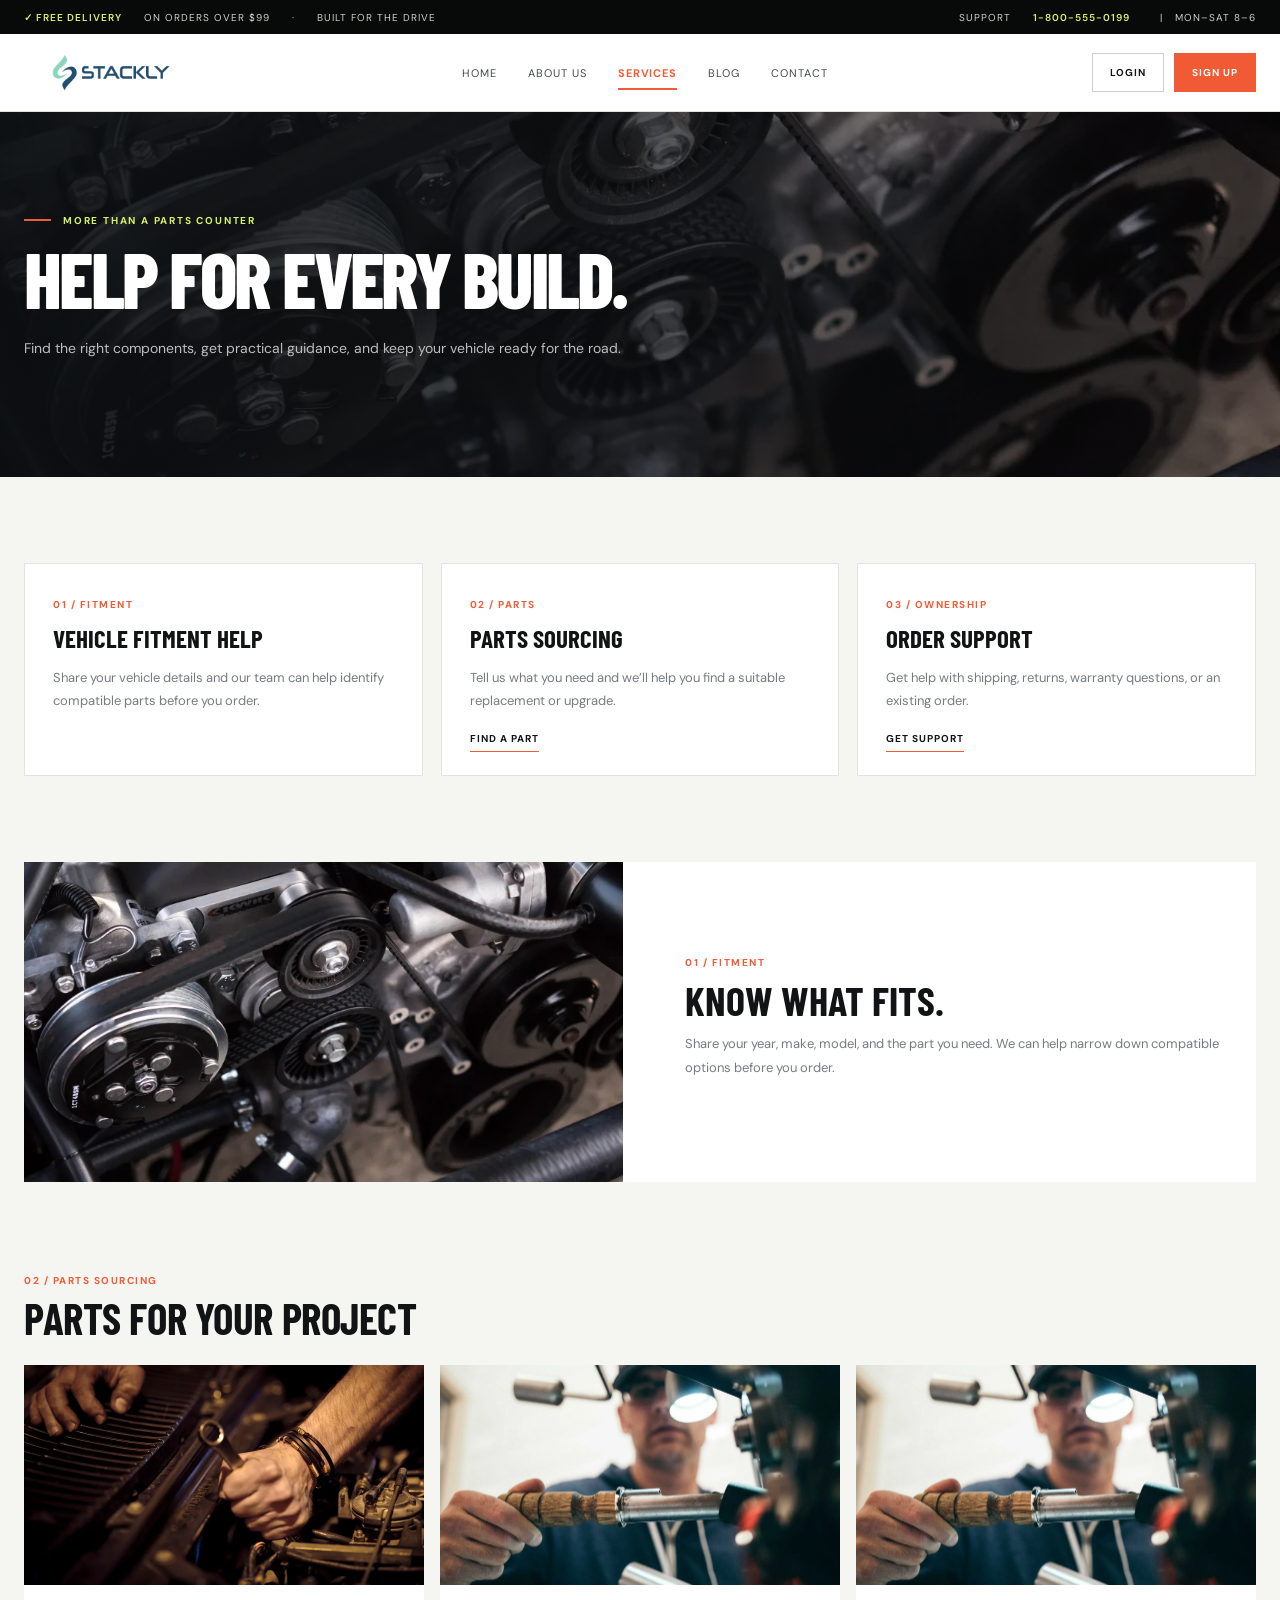
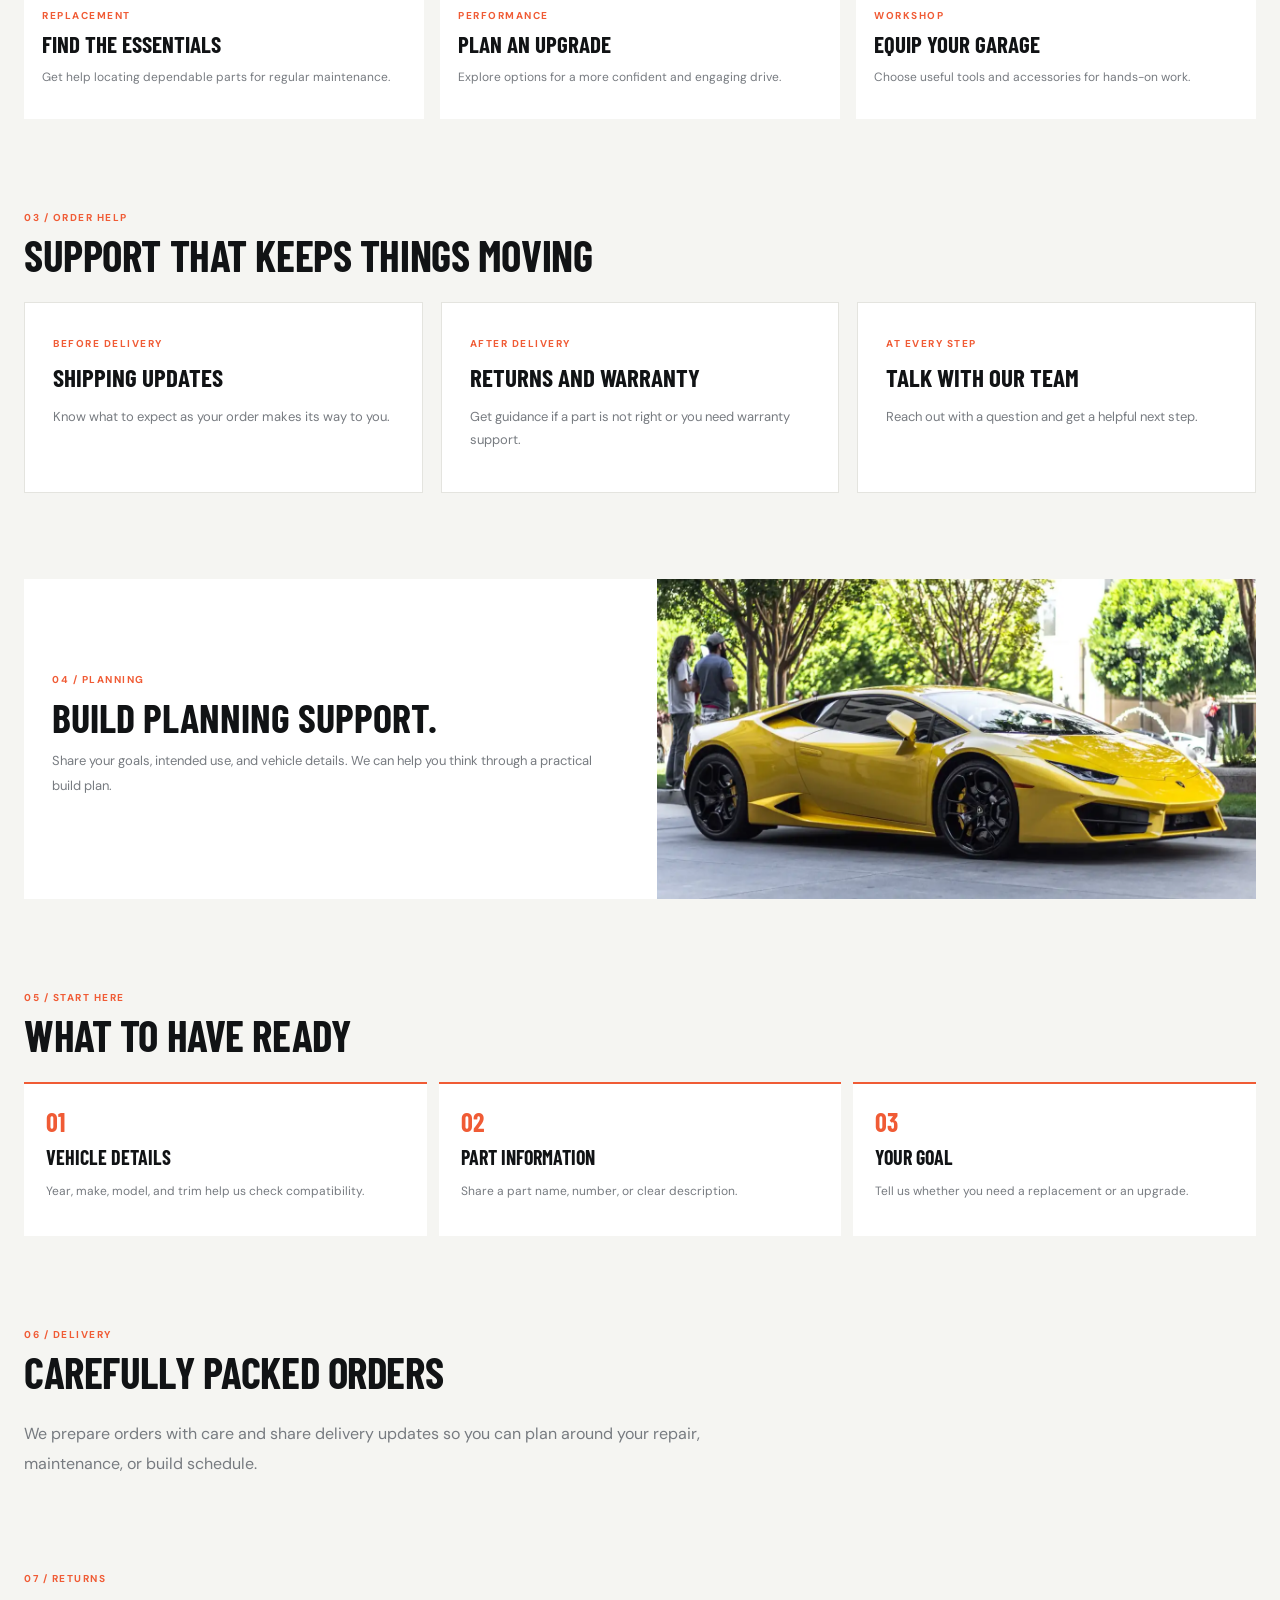
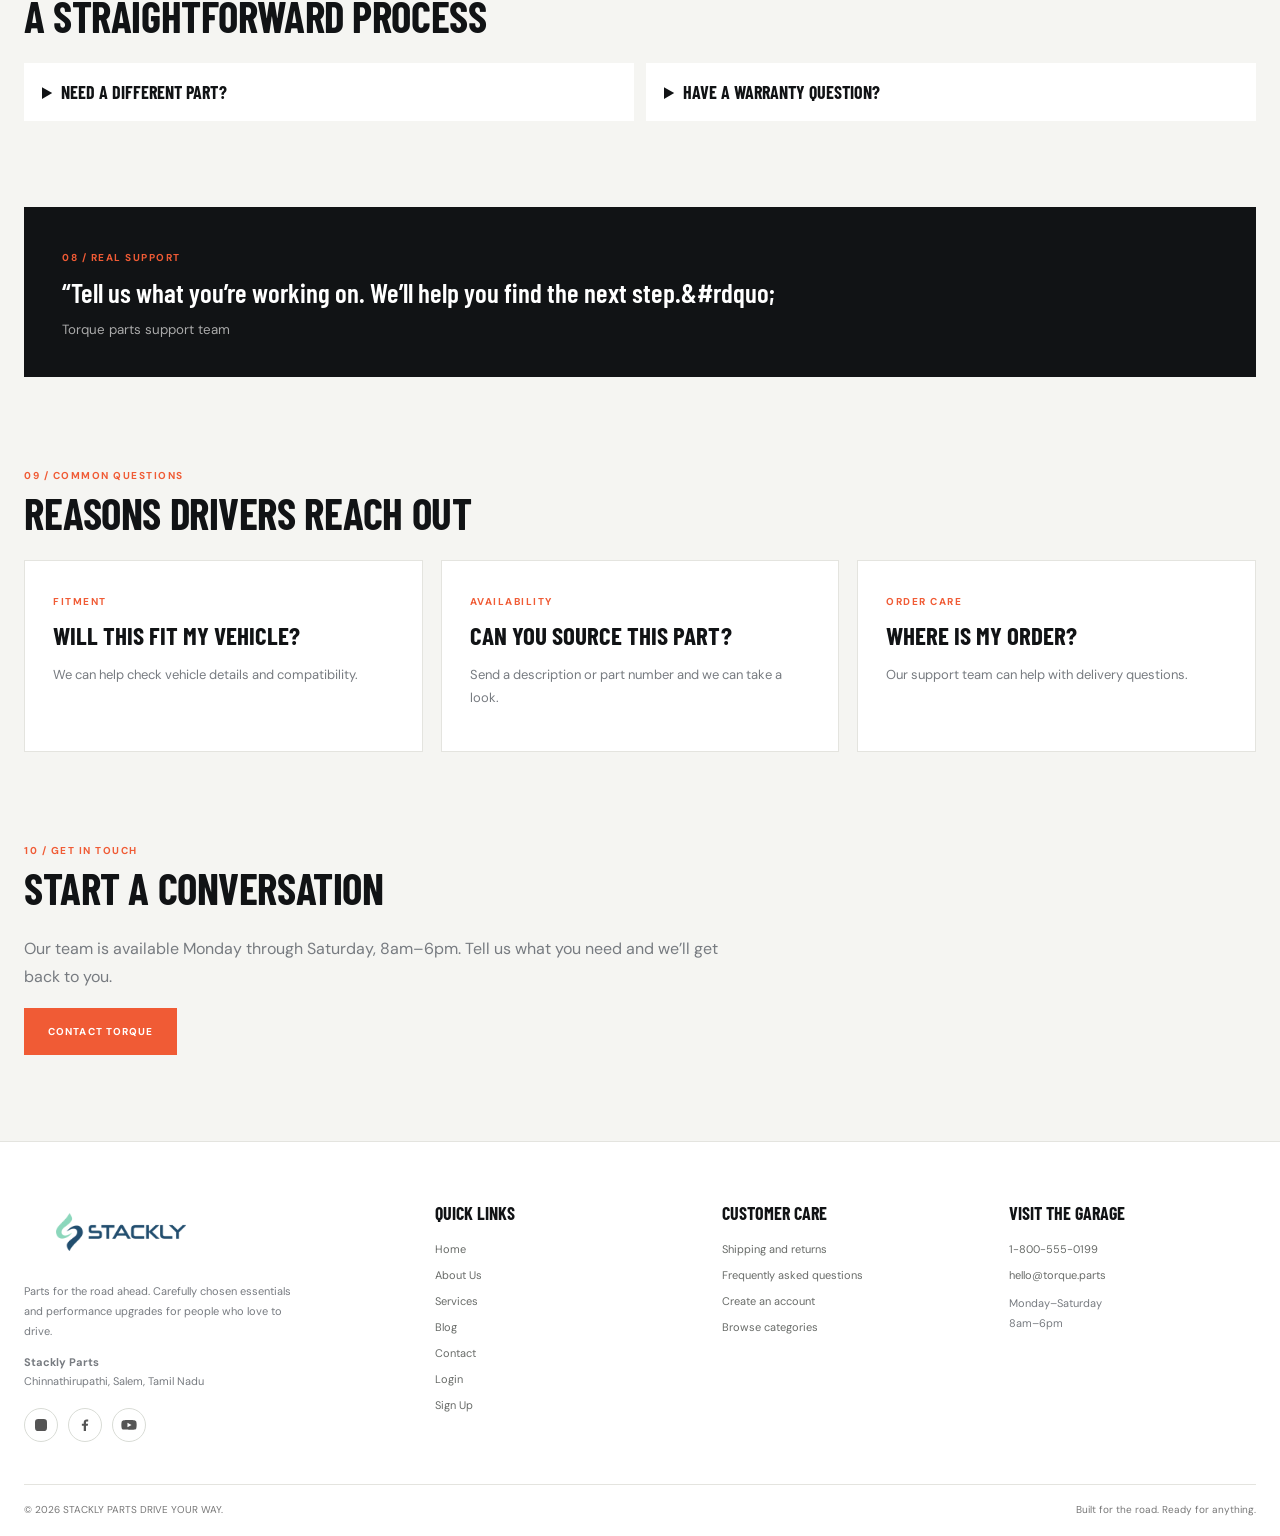
<file: services.html>
<!doctype html><html lang="en"><head><meta charset="utf-8"><meta name="viewport" content="width=device-width,initial-scale=1"><meta name="theme-color" content="#111315"><title>Services &mdash; Torque</title><link rel="preconnect" href="https://fonts.googleapis.com"><link rel="preconnect" href="https://fonts.gstatic.com" crossorigin><link href="https://fonts.googleapis.com/css2?family=Barlow+Condensed:wght@500;600;700;800;900&family=DM+Sans:wght@400;500;600;700&display=swap" rel="stylesheet"><style>
:root{--ink:#111315;--muted:#777b80;--paper:#f5f5f2;--line:#e4e4df;--orange:#f05b35;--lime:#d6f26a;--white:#fff;--cond:'Barlow Condensed',sans-serif;--body:'DM Sans',sans-serif}*{box-sizing:border-box}html{scroll-behavior:smooth}body{margin:0;background:var(--paper);color:var(--ink);font-family:var(--body)}button,a{font:inherit}button{cursor:pointer}.topline{height:34px;background:#080909;color:#d1d1cc;display:flex;align-items:center;justify-content:space-between;padding:0 max(calc((100vw - 1240px)/2),24px);font-size:10px;letter-spacing:.1em;text-transform:uppercase}.topline span{display:flex;gap:22px}.topline b{color:var(--lime);font-weight:600}.header{height:78px;background:#111315;color:white;display:flex;align-items:center;padding:0 max(calc((100vw - 1240px)/2),24px);gap:50px;position:sticky;top:0;z-index:30;border-bottom:1px solid #ffffff17}.logo{display:flex;align-items:center;justify-content:center;background:#fff;padding:3px 9px;border-radius:3px;text-decoration:none;white-space:nowrap;flex:none}.logo img{display:block;width:174px;height:39px;object-fit:contain}.footgrid .logo{width:max-content}.footgrid .logo img{width:194px;height:45px}@media(max-width:640px){.logo img{width:142px;height:34px}.footgrid .logo img{width:165px;height:39px}}.nav{display:flex;align-items:center;gap:31px;margin:auto}.nav a{color:#c5c6c3;text-decoration:none;text-transform:uppercase;font-size:11px;letter-spacing:.09em;transition:color .2s}.nav a:hover{color:var(--lime)}.head-actions{display:flex;align-items:center;gap:22px}.iconbtn{background:none;border:0;color:white;font-size:19px;position:relative;padding:7px}.cartcount{position:absolute;top:0;right:-4px;background:var(--orange);border-radius:50%;font-size:9px;width:15px;height:15px;display:grid;place-items:center}.menu{display:none;background:none;border:0;color:white;font-size:23px}.hero{min-height:570px;background:#13171a;position:relative;overflow:hidden;color:white;display:flex;align-items:center}.hero:before{content:'';position:absolute;inset:0;background:linear-gradient(90deg,#0e1113 0%,#101315ed 34%,#10131537 74%,#10131530),url('assets/photos/photo-1492144534655-ae79c964c9d7.webp') center 57%/cover;animation:heroZoom 1.2s ease both}.hero:after{content:'TORQUE / PERFORMANCE';position:absolute;right:4%;bottom:32px;color:#ffffff6a;font:600 11px var(--cond);letter-spacing:.2em;writing-mode:vertical-rl}.hero-inner{width:min(1240px,calc(100% - 48px));margin:auto;position:relative;padding:65px 0 80px}.eyebrow{display:flex;align-items:center;gap:12px;text-transform:uppercase;color:var(--lime);letter-spacing:.18em;font-size:10px;font-weight:700}.eyebrow:before{content:'';width:27px;height:2px;background:var(--orange)}h1{font:800 clamp(58px,8vw,108px)/.86 var(--cond);letter-spacing:-.035em;text-transform:uppercase;max-width:650px;margin:25px 0 20px}.hero p{max-width:405px;color:#bcbfbe;font-size:14px;line-height:1.8;margin:0}.hero-buttons{display:flex;gap:12px;margin-top:30px}.btn{border:0;background:var(--orange);color:white;text-transform:uppercase;letter-spacing:.11em;font-size:10px;font-weight:700;padding:17px 24px;transition:transform .25s,background .25s}.btn:hover{transform:translateY(-3px);background:#ff704a}.btn-outline{background:transparent;border:1px solid #ffffff69}.btn-outline:hover{background:white;color:#111}.hero-index{position:absolute;bottom:30px;left:max(calc((100vw - 1240px)/2),24px);display:flex;align-items:center;gap:14px;color:#b6b9b6;font-size:10px;letter-spacing:.15em}.hero-index b{color:white}.hero-index i{width:55px;height:1px;background:#777}.fitment{width:min(1240px,calc(100% - 48px));margin:-43px auto 0;position:relative;z-index:3;background:white;box-shadow:0 18px 55px #1112;padding:23px 27px 25px}.fit-title{display:flex;justify-content:space-between;align-items:center;margin-bottom:15px}.fit-title h2{font:700 22px var(--cond);text-transform:uppercase;margin:0}.fit-title span{font-size:10px;text-transform:uppercase;letter-spacing:.12em;color:var(--muted)}.fit-row{display:grid;grid-template-columns:1.25fr 1fr 1fr 1fr auto;gap:10px}.fit-row select,.fit-row input{height:48px;border:1px solid var(--line);padding:0 14px;color:#555;background:#fbfbf9;font:500 12px var(--body);outline:none}.fit-row select:focus{border-color:var(--orange)}.fit-row .btn{padding:0 27px}.section{width:min(1240px,calc(100% - 48px));margin:86px auto}.section-heading{display:flex;align-items:end;justify-content:space-between;margin-bottom:26px}.kicker{color:var(--orange);font-weight:700;font-size:10px;text-transform:uppercase;letter-spacing:.15em}.section-heading h2{font:700 43px/.95 var(--cond);text-transform:uppercase;margin:9px 0 0;letter-spacing:-.01em}.text-link{color:var(--ink);text-decoration:none;text-transform:uppercase;letter-spacing:.1em;font-size:10px;font-weight:700;border-bottom:1px solid var(--orange);padding-bottom:6px}.makes{display:grid;grid-template-columns:repeat(8,1fr);gap:12px}.make{height:111px;border:1px solid var(--line);background:white;display:flex;flex-direction:column;align-items:center;justify-content:center;gap:12px;transition:.25s;text-decoration:none;color:var(--ink)}.make strong{font:700 20px var(--cond);letter-spacing:-.03em}.make small{font-size:9px;color:#878984;letter-spacing:.12em;text-transform:uppercase}.make:hover{border-color:var(--orange);transform:translateY(-5px);box-shadow:0 10px 26px #17171710}.make .brand-mark{font:900 29px var(--cond);height:29px;display:grid;place-items:center}.categories{display:grid;grid-template-columns:repeat(4,1fr);gap:14px}.category{height:205px;position:relative;background:#202326;overflow:hidden;color:white;text-decoration:none}.category img{width:100%;height:100%;object-fit:cover;opacity:.64;transition:transform .55s,opacity .3s}.category:after{content:'';position:absolute;inset:35% 0 0;background:linear-gradient(transparent,#111d)}.category:hover img{transform:scale(1.08);opacity:.82}.category-label{position:absolute;z-index:1;bottom:19px;left:20px}.category-label small{text-transform:uppercase;letter-spacing:.13em;color:var(--lime);font-size:9px}.category-label h3{font:700 24px/.95 var(--cond);text-transform:uppercase;margin:7px 0 0}.products{display:grid;grid-template-columns:repeat(4,1fr);gap:14px}.product{background:#fff;position:relative;min-width:0;transition:transform .25s,box-shadow .25s}.product:hover{transform:translateY(-5px);box-shadow:0 16px 34px #1112}.product-image{height:220px;background:#f0f0ed;position:relative;overflow:hidden;display:grid;place-items:center}.product-image img{width:100%;height:100%;object-fit:cover;transition:transform .5s}.product:hover .product-image img{transform:scale(1.05)}.badge{position:absolute;top:14px;left:14px;background:var(--orange);color:white;padding:6px 8px;font-size:9px;text-transform:uppercase;letter-spacing:.1em}.quick{position:absolute;right:12px;top:12px;border:0;background:white;width:33px;height:33px;border-radius:50%;font-size:15px;opacity:0;transform:translateX(8px);transition:.2s}.product:hover .quick{opacity:1;transform:none}.product-info{padding:16px}.product-cat{text-transform:uppercase;color:#898b87;font-size:9px;letter-spacing:.1em}.product h3{font:600 20px/1 var(--cond);margin:8px 0 12px;text-transform:uppercase;min-height:40px}.rating{color:#e7a23a;font-size:11px;letter-spacing:2px}.price-row{display:flex;justify-content:space-between;align-items:center;margin-top:12px}.price{font-size:14px;font-weight:700}.price del{font-size:11px;color:#999;font-weight:400;margin-right:5px}.add{border:0;background:var(--ink);color:white;width:34px;height:34px;font-size:18px;transition:.2s}.add:hover{background:var(--orange)}.promo{background:#16191a;color:white;min-height:310px;position:relative;overflow:hidden;display:flex;align-items:center;padding:40px 7%}.promo:after{content:'';position:absolute;inset:0 0 0 42%;background:linear-gradient(90deg,#16191a,transparent 35%),url('assets/photos/photo-1486262715619-67b85e0b08d3.webp') center/cover;opacity:.58}.promo-copy{position:relative;z-index:1;max-width:500px}.promo h2{font:800 50px/.9 var(--cond);text-transform:uppercase;margin:13px 0}.promo p{color:#b3b5b3;font-size:12px;line-height:1.8;max-width:390px}.promo .price-big{font:700 22px var(--cond);color:var(--lime);margin:16px 0}.benefits{display:grid;grid-template-columns:repeat(4,1fr);border:1px solid var(--line);background:white}.benefit{padding:23px 20px;display:flex;align-items:center;gap:14px;border-right:1px solid var(--line)}.benefit:last-child{border:0}.benefit-icon{width:38px;height:38px;display:grid;place-items:center;background:#f4f5ed;color:var(--orange);font-size:19px}.benefit strong{display:block;text-transform:uppercase;font:700 17px var(--cond)}.benefit small{color:var(--muted);font-size:10px}.newsletter{background:var(--lime);padding:40px max(calc((100vw - 1240px)/2),24px);display:flex;align-items:center;justify-content:space-between;gap:24px}.newsletter h2{font:700 30px var(--cond);text-transform:uppercase;margin:0}.newsletter p{font-size:11px;margin:5px 0 0}.newsform{display:flex;width:min(470px,100%)}.newsform input{flex:1;min-width:0;border:0;padding:15px;font-size:12px}.newsform button{background:var(--ink);color:white;border:0;padding:0 22px;text-transform:uppercase;font-size:10px;letter-spacing:.1em}footer{background:#111315;color:#c7c8c4;padding:55px max(calc((100vw - 1240px)/2),24px) 20px}.footgrid{display:grid;grid-template-columns:1.5fr 1fr 1fr 1fr;gap:40px;padding-bottom:42px}.footgrid .logo{display:inline-block}.footgrid p{max-width:280px;color:#898b89;font-size:11px;line-height:1.8}.footgrid h4{font:700 18px var(--cond);text-transform:uppercase;color:white;margin:5px 0 18px}.footgrid a{display:block;color:#999;text-decoration:none;font-size:11px;margin:12px 0}.footgrid a:hover{color:var(--lime)}.copyright{border-top:1px solid #ffffff20;padding-top:18px;font-size:10px;color:#777;display:flex;justify-content:space-between}.toast{position:fixed;bottom:20px;right:20px;background:var(--ink);color:white;padding:14px 19px;font-size:12px;z-index:80;transform:translateY(80px);opacity:0;transition:.3s}.toast.show{transform:none;opacity:1}.reveal{opacity:0;transform:translateY(22px);transition:opacity .65s ease,transform .65s ease}.reveal.in{opacity:1;transform:none}@keyframes heroZoom{from{transform:scale(1.06);opacity:.6}to{transform:scale(1);opacity:1}}@media(max-width:900px){.header{gap:22px}.nav{gap:15px}.nav a{font-size:9px}.makes{grid-template-columns:repeat(4,1fr)}.products{grid-template-columns:repeat(2,1fr)}.categories{grid-template-columns:repeat(2,1fr)}.fit-row{grid-template-columns:repeat(2,1fr)}.fit-row .btn{height:48px}.benefits{grid-template-columns:repeat(2,1fr)}.benefit:nth-child(2){border-right:0}.benefit:nth-child(-n+2){border-bottom:1px solid var(--line)}.footgrid{grid-template-columns:repeat(2,1fr)}}@media(max-width:640px){.topline{font-size:8px;padding:0 15px}.topline span{gap:9px}.header{height:65px;padding:0 18px;justify-content:space-between}.menu{display:block}.nav{display:none;position:absolute;top:65px;left:0;right:0;background:#111315;padding:20px;align-items:stretch;flex-direction:column;gap:0}.nav.open{display:flex}.nav a{padding:13px 0;border-bottom:1px solid #ffffff18;font-size:11px}.head-actions{gap:7px}.logo{font-size:30px}.hero{min-height:535px}.hero:before{background:linear-gradient(90deg,#0e1113f2,#101315a3 75%,#10131555),url('assets/photos/photo-1492144534655-ae79c964c9d7.webp') 59%/cover}.hero-inner{width:calc(100% - 38px);padding:66px 0}.hero p{font-size:12px;max-width:320px}.fitment{width:calc(100% - 28px);padding:19px;margin-top:-30px}.fit-title h2{font-size:19px}.fit-title span{font-size:8px}.fit-row{grid-template-columns:1fr 1fr;gap:8px}.fit-row select{height:43px;padding:0 8px;font-size:10px}.fit-row .btn{grid-column:span 2;height:45px}.section{width:calc(100% - 32px);margin:62px auto}.section-heading h2{font-size:37px}.makes{grid-template-columns:repeat(2,1fr);gap:8px}.make{height:94px}.categories{gap:9px}.category{height:155px}.category-label{left:13px;bottom:13px}.category-label h3{font-size:20px}.products{gap:9px}.product-image{height:155px}.product-info{padding:11px}.product h3{font-size:17px;min-height:34px}.promo{min-height:340px;padding:30px 22px}.promo:after{inset:0;background:linear-gradient(90deg,#16191aee,#16191a66),url('assets/photos/photo-1486262715619-67b85e0b08d3.webp') center/cover}.promo h2{font-size:43px}.benefit{padding:15px 10px;gap:8px}.benefit-icon{width:30px;height:30px;flex:none}.benefit strong{font-size:15px}.benefit small{font-size:8px}.newsletter{padding:30px 20px;display:block}.newsform{margin-top:19px}.newsform input{padding:14px 10px}.newsform button{padding:0 12px;font-size:9px}.footgrid{grid-template-columns:1fr 1fr;gap:25px 15px}.footgrid p{font-size:10px}.copyright{font-size:9px;gap:12px;flex-wrap:wrap}.section-heading{align-items:end}.text-link{font-size:9px}}

.page-hero{background:#111315;color:white;padding:76px max(calc((100vw - 1240px)/2),24px);min-height:250px;display:flex;flex-direction:column;justify-content:center}.page-hero h1{font-size:clamp(48px,7vw,78px);margin:18px 0 10px}.page-hero p{max-width:600px;color:#bcbfbe;line-height:1.8;font-size:14px}.content-grid{display:grid;grid-template-columns:repeat(3,1fr);gap:18px}.info-card,.post-card,.form-card{background:white;padding:28px;border:1px solid var(--line)}.info-card h3,.post-card h3{font:700 25px var(--cond);text-transform:uppercase;margin:10px 0}.info-card p,.post-card p{color:var(--muted);font-size:13px;line-height:1.8}.post-card{padding:0 0 24px;overflow:hidden}.post-card img{width:100%;height:210px;object-fit:cover}.post-copy{padding:0 22px}.contact-layout,.auth-wrap{display:grid;grid-template-columns:1fr 1fr;gap:40px;align-items:start}.form-card label{display:block;font-size:11px;font-weight:700;text-transform:uppercase;letter-spacing:.08em;margin:0 0 7px}.form-card input,.form-card textarea{width:100%;border:1px solid var(--line);padding:13px;margin-bottom:17px;font:12px var(--body)}.form-card textarea{min-height:130px;resize:vertical}.auth-wrap{max-width:980px;margin:70px auto}.auth-copy{padding:28px 10px}.auth-copy h2{font:700 42px/.95 var(--cond);text-transform:uppercase}.auth-copy p{color:var(--muted);line-height:1.8;font-size:13px}.auth-form h2{font:700 32px var(--cond);text-transform:uppercase;margin:0 0 22px}.auth-form .btn{width:100%}.switch{text-align:center;font-size:12px;color:var(--muted);margin-top:18px}.switch a{color:var(--orange)}@media(max-width:700px){.content-grid,.contact-layout,.auth-wrap{grid-template-columns:1fr;gap:15px}.auth-wrap{margin:38px 18px}.page-hero{padding:55px 20px}}.page-hero{position:relative;overflow:hidden;background-image:linear-gradient(90deg,rgba(12,15,17,.94) 0%,rgba(12,15,17,.78) 43%,rgba(12,15,17,.28) 100%),url('assets/photos/photo-1486262715619-67b85e0b08d3.webp');background-size:cover;background-position:center 56%;min-height:365px}.page-hero h1,.page-hero p,.page-hero .eyebrow{position:relative;z-index:1}.image-grid{display:grid;grid-template-columns:repeat(3,minmax(0,1fr));gap:16px}.image-grid.two{grid-template-columns:repeat(2,minmax(0,1fr))}.visual-card{background:#fff;min-width:0;overflow:hidden}.visual-card img{width:100%;height:220px;display:block;object-fit:cover}.visual-copy{padding:18px}.visual-copy h3{font:700 23px/.98 var(--cond);text-transform:uppercase;margin:9px 0}.visual-copy p{font-size:12px;line-height:1.8;color:var(--muted)}.split-panel{display:grid;grid-template-columns:1fr 1fr;gap:34px;align-items:center;background:#fff}.split-panel img{width:100%;height:320px;object-fit:cover;display:block}.split-copy{padding:28px}.split-copy h2{font:700 40px/.95 var(--cond);text-transform:uppercase;margin:10px 0}.split-copy p{font-size:13px;line-height:1.9;color:var(--muted)}.number-list{display:grid;grid-template-columns:repeat(3,1fr);gap:12px}.number-item{background:white;padding:22px;border-top:2px solid var(--orange)}.number-item b{color:var(--orange);font:700 26px var(--cond)}.number-item h3{font:700 20px var(--cond);text-transform:uppercase;margin:8px 0}.number-item p{font-size:12px;line-height:1.75;color:var(--muted)}.quote-panel{background:#111315;color:#fff;padding:38px}.quote-panel blockquote{font:600 27px/1.2 var(--cond);margin:10px 0}.quote-panel small{color:#aaa}.faq-list{display:grid;grid-template-columns:1fr 1fr;gap:12px}.faq-list details{background:white;padding:18px}.faq-list summary{font:700 18px var(--cond);text-transform:uppercase;cursor:pointer}.faq-list p{font-size:12px;line-height:1.8;color:var(--muted)}@media(max-width:700px){.image-grid,.image-grid.two,.number-list,.faq-list{grid-template-columns:1fr}.split-panel{grid-template-columns:1fr;gap:0}.split-panel img{height:240px}.visual-card img{height:210px}}.header{background:#fff;color:var(--ink);border-bottom:1px solid var(--line)}.logo{background:transparent;padding:0;border-radius:0}.nav a{color:#45484b}.nav a:hover{color:var(--orange)}.menu{color:var(--ink)}.head-actions{gap:10px}.auth-link{display:inline-flex;align-items:center;justify-content:center;min-height:39px;padding:0 17px;text-decoration:none;text-transform:uppercase;font-size:10px;font-weight:700;letter-spacing:.1em;transition:.2s}.auth-login{border:1px solid #cfd0cc;color:var(--ink)}.auth-login:hover{border-color:var(--ink);background:#f4f4f1}.auth-signup{background:var(--orange);color:white;border:1px solid var(--orange)}.auth-signup:hover{background:#d94b29;border-color:#d94b29}.header .logo img{object-fit:contain}footer{background:#fff;color:#555;border-top:1px solid var(--line)}.footgrid p{color:var(--muted)}.footgrid h4{color:var(--ink)}.footgrid a{color:#686b68}.footgrid a:hover{color:var(--orange)}.copyright{border-top:1px solid var(--line);color:#777}@media(max-width:640px){.header{background:#fff}.nav{background:#fff}.head-actions{gap:6px}.auth-link{min-height:34px;padding:0 11px;font-size:9px}.logo img{width:142px;height:34px}.footgrid .logo img{width:165px;height:39px}}@media(max-width:640px){.topline{padding:0 10px;overflow:hidden}.topline>span{gap:6px;white-space:nowrap;font-size:7px}.topline>span:last-child{display:none}.logo img{width:clamp(100px,33vw,142px);height:34px}.head-actions{gap:5px}.auth-link{padding:0 8px;min-height:32px;font-size:8px}}@media(max-width:380px){.header{padding-left:12px;padding-right:12px;gap:8px}.logo img{width:100px}.auth-link{padding:0 7px;font-size:8px}}html,body{max-width:100%;overflow-x:clip}.image-grid,.content-grid,.products,.categories,.makes,.benefits,.fitment,.section{min-width:0;max-width:100%}img{max-width:100%}.social-links{display:flex;align-items:center;gap:10px;padding:0 0 20px}.social-links a{display:grid;place-items:center;width:34px;height:34px;border:1px solid #d8d9d4;color:var(--ink);margin:0;transition:.2s}.social-links a:hover{background:var(--orange);border-color:var(--orange);color:white}.social-links svg{width:16px;height:16px;fill:currentColor}.quick-dialog{border:0;padding:0;width:min(560px,calc(100% - 32px));box-shadow:0 24px 80px #0005}.quick-dialog::backdrop{background:#101315b8}.quick-dialog-card{display:grid;grid-template-columns:1fr 1fr;background:white;position:relative}.quick-dialog-card img{width:100%;height:100%;min-height:260px;object-fit:cover}.quick-dialog-copy{padding:28px}.quick-dialog-copy h2{font:700 30px var(--cond);text-transform:uppercase;margin:12px 0}.quick-close{position:absolute;right:10px;top:10px;border:0;background:#111315;color:#fff;width:34px;height:34px;font-size:20px;z-index:1}.not-found{min-height:62vh;display:grid;place-items:center;text-align:center;padding:70px 20px;background:linear-gradient(125deg,#111315,#252a2d);color:#fff}.not-found-inner{max-width:700px}.not-found-code{font:900 clamp(100px,22vw,210px)/.8 var(--cond);color:var(--lime);letter-spacing:-.05em}.not-found h1{font-size:clamp(42px,7vw,72px);margin:22px auto 14px}.not-found p{color:#c4c7c6;line-height:1.8;font-size:14px}.not-found-actions{display:flex;gap:12px;justify-content:center;margin-top:26px}@media(max-width:600px){.quick-dialog-card{grid-template-columns:1fr}.quick-dialog-card img{height:200px;min-height:0}.quick-dialog-copy{padding:20px}.not-found-actions{flex-wrap:wrap}}.nav a.active{color:var(--orange);font-weight:700;position:relative}.nav a.active::after{content:'';position:absolute;left:0;right:0;bottom:-10px;height:2px;background:var(--orange)}.nav a:focus-visible{outline:2px solid var(--orange);outline-offset:5px}@media(max-width:640px){.nav a.active{background:#f05b3512;padding-left:10px}.nav a.active::after{left:0;right:auto;top:12px;bottom:12px;width:2px;height:auto}}.nav-close{display:none}.header.menu-active{z-index:110}body.menu-open{overflow:hidden}@media(max-width:640px){.nav{display:none;position:fixed;inset:0;width:100%;height:100vh;height:100dvh;z-index:120;background:#f5f5f2;padding:78px 22px 30px;align-items:center;justify-content:center;flex-direction:column;gap:4px;overflow-y:auto}.nav.open{display:flex}.nav a{width:min(100%,390px);text-align:center;font-size:clamp(23px,7vw,34px);padding:15px 20px;border:0;color:var(--ink)}.nav a.active{background:#f05b3510;padding-left:20px}.nav a.active::after{left:32%;right:32%;top:auto;bottom:5px;width:auto;height:2px}.nav-close{display:flex;position:absolute;right:18px;top:16px;align-items:center;gap:8px;padding:10px 13px;border:1px solid var(--line);background:white;color:var(--ink);font-size:11px;font-weight:700;text-transform:uppercase;letter-spacing:.08em}.nav-close span{font-size:20px;line-height:12px}.hero img,.category img,.product img,.visual-card img,.post-card img{max-width:100%}}.nav .mobile-auth{display:none}@media(max-width:640px){.nav .mobile-auth{display:block}.head-actions{display:none}}.auth-back{display:inline-flex;align-items:center;gap:8px;border:1px solid var(--line);background:transparent;color:var(--ink);padding:10px 13px;margin-bottom:20px;font-size:10px;font-weight:700;letter-spacing:.08em;text-transform:uppercase}.auth-back:hover{border-color:var(--orange);color:var(--orange)}.menu svg,.nav-close svg{width:19px;height:19px;fill:none;stroke:currentColor;stroke-width:2;stroke-linecap:round;stroke-linejoin:round}.menu .menu-close-icon{display:none}.header.menu-active .menu-open-icon{display:none}.header.menu-active .menu-close-icon{display:inline-flex}@media(max-width:640px){.menu{display:inline-flex;align-items:center;justify-content:center;width:38px;height:38px;flex:none}}
</style><link rel="preconnect" href="https://fonts.googleapis.com"><link rel="preconnect" href="https://fonts.gstatic.com" crossorigin><link href="https://fonts.googleapis.com/css2?family=Material+Symbols+Outlined:opsz,wght,FILL,GRAD@20..48,400,0,0" rel="stylesheet"><style>.material-symbols-outlined{font-family:"Material Symbols Outlined";font-weight:normal;font-style:normal;font-size:20px;line-height:1;display:inline-flex;align-items:center;justify-content:center;white-space:nowrap;direction:ltr;font-feature-settings:"liga";-webkit-font-feature-settings:"liga";-webkit-font-smoothing:antialiased}</style><style>html{scroll-behavior:smooth}.scroll-reveal{opacity:0;transform:translateY(18px);transition:opacity .55s ease,transform .55s ease}.scroll-reveal.is-visible{opacity:1;transform:translateY(0)}.product,.make,.category,.visual-card,.number-item,.benefit,.metric,.panel,.module-detail,.item,.faq-list details,.form-card,.quote-panel{transition:transform .25s ease,box-shadow .25s ease,border-color .25s ease}.product:hover,.make:hover,.category:hover,.visual-card:hover,.number-item:hover,.benefit:hover,.metric:hover,.panel:hover,.module-detail:hover,.item:hover,.faq-list details:hover,.form-card:hover,.quote-panel:hover{transform:translateY(-4px);box-shadow:0 12px 28px #18212d18;border-color:#ef5b35}@media(prefers-reduced-motion:reduce){html{scroll-behavior:auto}.scroll-reveal,.product,.make,.category,.visual-card,.number-item,.benefit,.metric,.panel,.module-detail,.item,.faq-list details,.form-card,.quote-panel{transition:none;transform:none}}</style><link rel="stylesheet" href="site-enhancements.css"></head><body><div class="topline"><span><b>&#10003; Free delivery</b> on orders over $99 <span>&#183;</span> Built for the drive</span><span>Support <b>1-800-555-0199</b> &nbsp; | &nbsp; Mon&ndash;Sat 8&ndash;6</span></div><header class="header"><button class="menu" type="button" aria-label="Open menu" aria-expanded="false"><span class="material-symbols-outlined menu-open-icon" aria-hidden="true">menu</span><span class="material-symbols-outlined menu-close-icon" aria-hidden="true">close</span></button><a class="logo" href="index.html" aria-label="Stackly home"><img src="assets/logo-dark.webp" alt="Stackly"></a><nav class="nav"><button class="nav-close" type="button" aria-label="Close navigation">Close <svg aria-hidden="true" viewBox="0 0 24 24"><path d="m6 6 12 12M18 6 6 18"/></svg></button><a href="index.html">Home</a><a href="about.html">About us</a><a href="services.html">Services</a><a href="blog.html">Blog</a><a href="contact.html">Contact</a><a class="mobile-auth" href="login.html">Login</a><a class="mobile-auth" href="signup.html">Sign up</a></nav><div class="head-actions"><a class="auth-link auth-login" href="login.html">Login</a><a class="auth-link auth-signup" href="signup.html">Sign up</a></div></header><main><section class="page-hero"><span class="eyebrow">More than a parts counter</span><h1>Help for every build.</h1><p>Find the right components, get practical guidance, and keep your vehicle ready for the road.</p></section><section class="section"><div class="content-grid"><article class="info-card"><span class="kicker">01 / Fitment</span><h3>Vehicle fitment help</h3><p>Share your vehicle details and our team can help identify compatible parts before you order.</p></article><article class="info-card"><span class="kicker">02 / Parts</span><h3>Parts sourcing</h3><p>Tell us what you need and we&rsquo;ll help you find a suitable replacement or upgrade.</p><a class="text-link" href="contact.html">Find a part </a></article><article class="info-card"><span class="kicker">03 / Ownership</span><h3>Order support</h3><p>Get help with shipping, returns, warranty questions, or an existing order.</p><a class="text-link" href="contact.html">Get support </a></article></div></section><section class="section reveal"><div class="split-panel"><img loading="lazy" src="assets/photos/photo-1486262715619-67b85e0b08d3.webp" alt="Technician working on a vehicle"><div class="split-copy"><span class="kicker">01 / Fitment</span><h2>Know what fits.</h2><p>Share your year, make, model, and the part you need. We can help narrow down compatible options before you order.</p></div></div></section><section class="section reveal"><div class="section-heading"><div><span class="kicker">02 / Parts sourcing</span><h2>Parts for your project</h2></div></div><div class="image-grid"><article class="visual-card"><img loading="lazy" src="assets/photos/photo-1619642751034-765dfdf7c58e.webp" alt="Engine parts in a workshop"><div class="visual-copy"><span class="kicker">Replacement</span><h3>Find the essentials</h3><p>Get help locating dependable parts for regular maintenance.</p></div></article><article class="visual-card"><img loading="lazy" src="assets/photos/photo-1558618666-fcd25c85cd64.webp" alt="Close view of an alloy wheel"><div class="visual-copy"><span class="kicker">Performance</span><h3>Plan an upgrade</h3><p>Explore options for a more confident and engaging drive.</p></div></article><article class="visual-card"><img loading="lazy" src="assets/photos/photo-1558618666-fcd25c85cd64.webp" alt="Mechanic tool kit"><div class="visual-copy"><span class="kicker">Workshop</span><h3>Equip your garage</h3><p>Choose useful tools and accessories for hands-on work.</p></div></article></div></section><section class="section reveal"><div class="section-heading"><div><span class="kicker">03 / Order help</span><h2>Support that keeps things moving</h2></div></div><div class="content-grid"><article class="info-card"><span class="kicker">Before delivery</span><h3>Shipping updates</h3><p>Know what to expect as your order makes its way to you.</p></article><article class="info-card"><span class="kicker">After delivery</span><h3>Returns and warranty</h3><p>Get guidance if a part is not right or you need warranty support.</p></article><article class="info-card"><span class="kicker">At every step</span><h3>Talk with our team</h3><p>Reach out with a question and get a helpful next step.</p></article></div></section><section class="section reveal"><div class="split-panel"><div class="split-copy"><span class="kicker">04 / Planning</span><h2>Build planning support.</h2><p>Share your goals, intended use, and vehicle details. We can help you think through a practical build plan.</p></div><img loading="lazy" src="assets/photos/photo-1511919884226-fd3cad34687c.webp" alt="Car being prepared for a road trip"></div></section><section class="section reveal"><div class="section-heading"><div><span class="kicker">05 / Start here</span><h2>What to have ready</h2></div></div><div class="number-list"><div class="number-item"><b>01</b><h3>Vehicle details</h3><p>Year, make, model, and trim help us check compatibility.</p></div><div class="number-item"><b>02</b><h3>Part information</h3><p>Share a part name, number, or clear description.</p></div><div class="number-item"><b>03</b><h3>Your goal</h3><p>Tell us whether you need a replacement or an upgrade.</p></div></div></section><section class="section reveal"><div class="section-heading"><div><span class="kicker">06 / Delivery</span><h2>Carefully packed orders</h2></div></div><p style="max-width:760px;color:var(--muted);line-height:1.9">We prepare orders with care and share delivery updates so you can plan around your repair, maintenance, or build schedule.</p></section><section class="section reveal"><div class="section-heading"><div><span class="kicker">07 / Returns</span><h2>A straightforward process</h2></div></div><div class="faq-list"><details><summary>Need a different part?</summary><p>Contact us with your order details and we&rsquo;ll explain the return steps.</p></details><details><summary>Have a warranty question?</summary><p>Send the item and order information so our team can point you in the right direction.</p></details></div></section><section class="section reveal"><div class="quote-panel"><span class="kicker">08 / Real support</span><blockquote>&ldquo;Tell us what you&rsquo;re working on. We&rsquo;ll help you find the next step.&#rdquo;</blockquote><small>Torque parts support team</small></div></section><section class="section reveal"><div class="section-heading"><div><span class="kicker">09 / Common questions</span><h2>Reasons drivers reach out</h2></div></div><div class="content-grid"><article class="info-card"><span class="kicker">Fitment</span><h3>Will this fit my vehicle?</h3><p>We can help check vehicle details and compatibility.</p></article><article class="info-card"><span class="kicker">Availability</span><h3>Can you source this part?</h3><p>Send a description or part number and we can take a look.</p></article><article class="info-card"><span class="kicker">Order care</span><h3>Where is my order?</h3><p>Our support team can help with delivery questions.</p></article></div></section><section class="section reveal"><div class="section-heading"><div><span class="kicker">10 / Get in touch</span><h2>Start a conversation</h2></div></div><p style="max-width:700px;color:var(--muted);line-height:1.8">Our team is available Monday through Saturday, 8am&ndash;6pm. Tell us what you need and we&rsquo;ll get back to you.</p><a class="btn" href="contact.html" style="display:inline-block;text-decoration:none">Contact Torque </a></section></main><footer id="footer"><div class="footgrid"><div><a class="logo" href="index.html" aria-label="Stackly home"><img src="assets/logo-dark.webp" alt="Stackly"></a><p>Parts for the road ahead. Carefully chosen essentials and performance upgrades for people who love to drive.</p><p><strong>Stackly Parts</strong><br>Chinnathirupathi, Salem, Tamil Nadu</p></div><div><h4>Quick links</h4><a href="index.html">Home</a><a href="about.html">About Us</a><a href="services.html">Services</a><a href="blog.html">Blog</a><a href="contact.html">Contact</a><a href="login.html">Login</a><a href="signup.html">Sign Up</a></div><div><h4>Customer care</h4><a href="404.html">Shipping and returns</a><a href="404.html">Frequently asked questions</a><a href="404.html">Create an account</a><a href="404.html">Browse categories</a></div><div><h4>Visit the garage</h4><a href="tel:+18005550199">1-800-555-0199</a><a href="mailto:hello@torque.parts">hello@torque.parts</a><p>Monday–Saturday<br>8am–6pm</p></div></div><div class="copyright"><span>© 2026 STACKLY PARTS DRIVE YOUR WAY.</span><span>Built for the road. Ready for anything.</span></div></footer><div class="toast" role="status"></div><script>const menu=document.querySelector('.menu'),nav=document.querySelector('.nav'),header=document.querySelector('.header'),closeMenuButton=nav.querySelector('.nav-close');function setMenuOpen(open){nav.classList.toggle('open',open);header.classList.toggle('menu-active',open);document.body.classList.toggle('menu-open',open);menu.setAttribute('aria-expanded',String(open))}menu.setAttribute('aria-controls','site-navigation');nav.id='site-navigation';menu.setAttribute('aria-expanded','false');menu.addEventListener('click',()=>setMenuOpen(!nav.classList.contains('open')));closeMenuButton.addEventListener('click',()=>setMenuOpen(false));nav.addEventListener('click',e=>{if(e.target===nav)setMenuOpen(false)});document.addEventListener('keydown',e=>{if(e.key==='Escape')setMenuOpen(false)});const currentPage=location.pathname.split('/').pop()||'index.html';nav.querySelectorAll('a').forEach(a=>{const isCurrent=a.getAttribute('href')===currentPage||(currentPage===''&&a.getAttribute('href')==='index.html');if(isCurrent){a.classList.add('active');a.setAttribute('aria-current','page')}a.addEventListener('click',()=>{nav.querySelectorAll('a').forEach(link=>{link.classList.remove('active');link.removeAttribute('aria-current')});a.classList.add('active');a.setAttribute('aria-current','page');setMenuOpen(false)})});const toast=document.querySelector('.toast');document.querySelectorAll('form').forEach(form=>form.addEventListener('submit',e=>{e.preventDefault();toast.textContent=form.dataset.message||'Thanks! Your information has been received.';toast.classList.add('show');form.reset();setTimeout(()=>toast.classList.remove('show'),2500)}));const observer=new IntersectionObserver(entries=>entries.forEach(entry=>{if(entry.isIntersecting){entry.target.classList.add('in');observer.unobserve(entry.target)}}),{threshold:.08});document.querySelectorAll('.reveal').forEach(el=>observer.observe(el));</script><script>(()=>{const selectors="main section,main article,.metric,.panel,.module-detail,.item,.visual-card,.number-item,.benefit,.faq-list details,.form-card";const nodes=[...document.querySelectorAll(selectors)].filter(el=>!el.classList.contains("reveal"));nodes.forEach((el,i)=>{el.classList.add("scroll-reveal");el.style.transitionDelay=(i%5)*55+"ms"});if(matchMedia("(prefers-reduced-motion: reduce)").matches){nodes.forEach(el=>el.classList.add("is-visible"));return}if(!("IntersectionObserver" in window)){nodes.forEach(el=>el.classList.add("is-visible"));return}const observer=new IntersectionObserver(entries=>entries.forEach(entry=>{if(entry.isIntersecting){entry.target.classList.add("is-visible");observer.unobserve(entry.target)}}),{threshold:.08});nodes.forEach(el=>observer.observe(el))})();</script><script src="site-enhancements.js"></script></body></html>
</file>
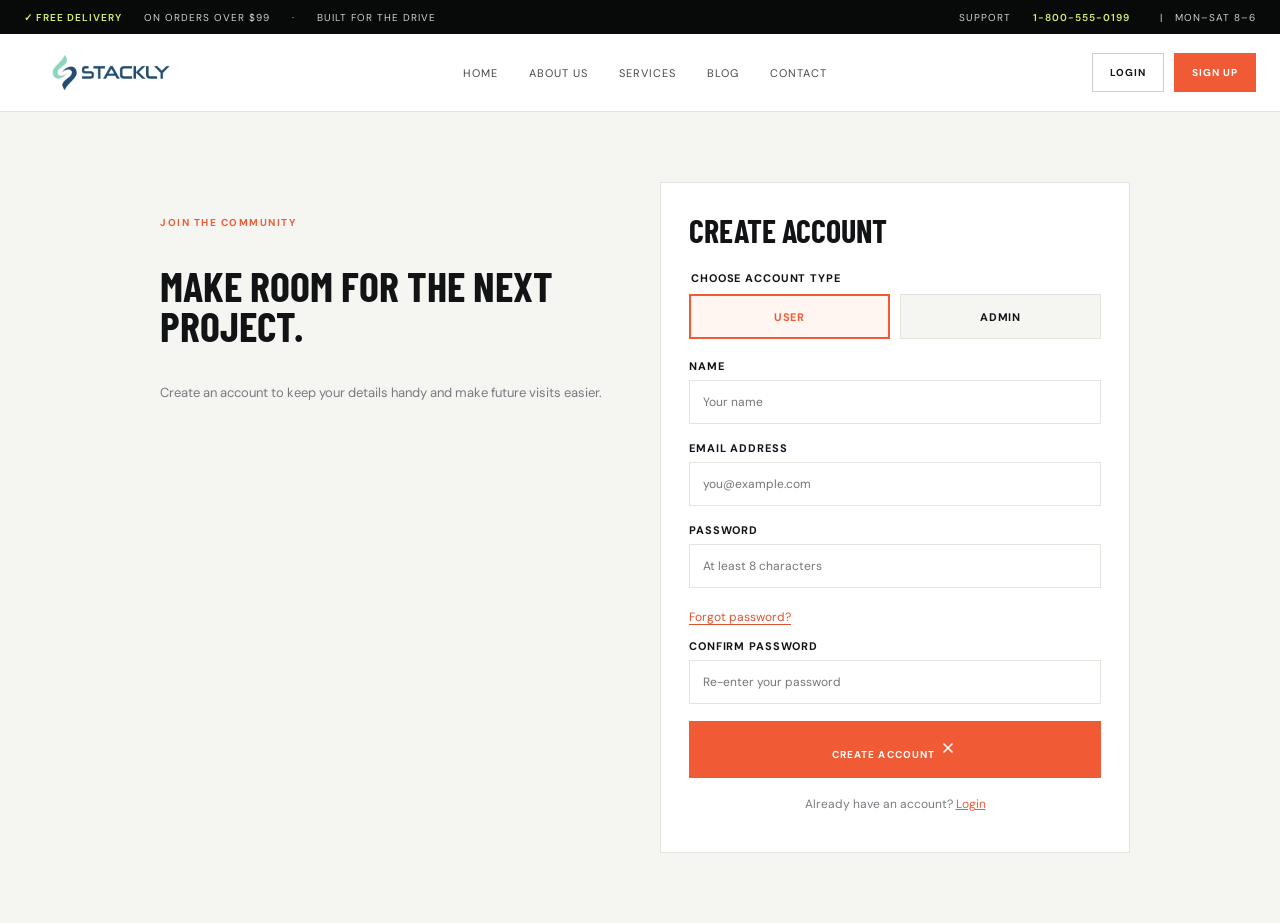
<file: signup.html>
<!doctype html><html lang="en"><head><meta charset="utf-8"><meta name="viewport" content="width=device-width,initial-scale=1"><meta name="theme-color" content="#111315"><title>Signup &mdash; Torque</title><link rel="preconnect" href="https://fonts.googleapis.com"><link rel="preconnect" href="https://fonts.gstatic.com" crossorigin><link href="https://fonts.googleapis.com/css2?family=Barlow+Condensed:wght@500;600;700;800;900&family=DM+Sans:wght@400;500;600;700&display=swap" rel="stylesheet"><style>
:root{--ink:#111315;--muted:#777b80;--paper:#f5f5f2;--line:#e4e4df;--orange:#f05b35;--lime:#d6f26a;--white:#fff;--cond:'Barlow Condensed',sans-serif;--body:'DM Sans',sans-serif}*{box-sizing:border-box}html{scroll-behavior:smooth}body{margin:0;background:var(--paper);color:var(--ink);font-family:var(--body)}button,a{font:inherit}button{cursor:pointer}.topline{height:34px;background:#080909;color:#d1d1cc;display:flex;align-items:center;justify-content:space-between;padding:0 max(calc((100vw - 1240px)/2),24px);font-size:10px;letter-spacing:.1em;text-transform:uppercase}.topline span{display:flex;gap:22px}.topline b{color:var(--lime);font-weight:600}.header{height:78px;background:#111315;color:white;display:flex;align-items:center;padding:0 max(calc((100vw - 1240px)/2),24px);gap:50px;position:sticky;top:0;z-index:30;border-bottom:1px solid #ffffff17}.logo{display:flex;align-items:center;justify-content:center;background:#fff;padding:3px 9px;border-radius:3px;text-decoration:none;white-space:nowrap;flex:none}.logo img{display:block;width:174px;height:39px;object-fit:contain}.footgrid .logo{width:max-content}.footgrid .logo img{width:194px;height:45px}@media(max-width:640px){.logo img{width:142px;height:34px}.footgrid .logo img{width:165px;height:39px}}.nav{display:flex;align-items:center;gap:31px;margin:auto}.nav a{color:#c5c6c3;text-decoration:none;text-transform:uppercase;font-size:11px;letter-spacing:.09em;transition:color .2s}.nav a:hover{color:var(--lime)}.head-actions{display:flex;align-items:center;gap:22px}.iconbtn{background:none;border:0;color:white;font-size:19px;position:relative;padding:7px}.cartcount{position:absolute;top:0;right:-4px;background:var(--orange);border-radius:50%;font-size:9px;width:15px;height:15px;display:grid;place-items:center}.menu{display:none;background:none;border:0;color:white;font-size:23px}.hero{min-height:570px;background:#13171a;position:relative;overflow:hidden;color:white;display:flex;align-items:center}.hero:before{content:'';position:absolute;inset:0;background:linear-gradient(90deg,#0e1113 0%,#101315ed 34%,#10131537 74%,#10131530),url('assets/photos/photo-1492144534655-ae79c964c9d7.webp') center 57%/cover;animation:heroZoom 1.2s ease both}.hero:after{content:'TORQUE / PERFORMANCE';position:absolute;right:4%;bottom:32px;color:#ffffff6a;font:600 11px var(--cond);letter-spacing:.2em;writing-mode:vertical-rl}.hero-inner{width:min(1240px,calc(100% - 48px));margin:auto;position:relative;padding:65px 0 80px}.eyebrow{display:flex;align-items:center;gap:12px;text-transform:uppercase;color:var(--lime);letter-spacing:.18em;font-size:10px;font-weight:700}.eyebrow:before{content:'';width:27px;height:2px;background:var(--orange)}h1{font:800 clamp(58px,8vw,108px)/.86 var(--cond);letter-spacing:-.035em;text-transform:uppercase;max-width:650px;margin:25px 0 20px}.hero p{max-width:405px;color:#bcbfbe;font-size:14px;line-height:1.8;margin:0}.hero-buttons{display:flex;gap:12px;margin-top:30px}.btn{border:0;background:var(--orange);color:white;text-transform:uppercase;letter-spacing:.11em;font-size:10px;font-weight:700;padding:17px 24px;transition:transform .25s,background .25s}.btn:hover{transform:translateY(-3px);background:#ff704a}.btn-outline{background:transparent;border:1px solid #ffffff69}.btn-outline:hover{background:white;color:#111}.hero-index{position:absolute;bottom:30px;left:max(calc((100vw - 1240px)/2),24px);display:flex;align-items:center;gap:14px;color:#b6b9b6;font-size:10px;letter-spacing:.15em}.hero-index b{color:white}.hero-index i{width:55px;height:1px;background:#777}.fitment{width:min(1240px,calc(100% - 48px));margin:-43px auto 0;position:relative;z-index:3;background:white;box-shadow:0 18px 55px #1112;padding:23px 27px 25px}.fit-title{display:flex;justify-content:space-between;align-items:center;margin-bottom:15px}.fit-title h2{font:700 22px var(--cond);text-transform:uppercase;margin:0}.fit-title span{font-size:10px;text-transform:uppercase;letter-spacing:.12em;color:var(--muted)}.fit-row{display:grid;grid-template-columns:1.25fr 1fr 1fr 1fr auto;gap:10px}.fit-row select,.fit-row input{height:48px;border:1px solid var(--line);padding:0 14px;color:#555;background:#fbfbf9;font:500 12px var(--body);outline:none}.fit-row select:focus{border-color:var(--orange)}.fit-row .btn{padding:0 27px}.section{width:min(1240px,calc(100% - 48px));margin:86px auto}.section-heading{display:flex;align-items:end;justify-content:space-between;margin-bottom:26px}.kicker{color:var(--orange);font-weight:700;font-size:10px;text-transform:uppercase;letter-spacing:.15em}.section-heading h2{font:700 43px/.95 var(--cond);text-transform:uppercase;margin:9px 0 0;letter-spacing:-.01em}.text-link{color:var(--ink);text-decoration:none;text-transform:uppercase;letter-spacing:.1em;font-size:10px;font-weight:700;border-bottom:1px solid var(--orange);padding-bottom:6px}.makes{display:grid;grid-template-columns:repeat(8,1fr);gap:12px}.make{height:111px;border:1px solid var(--line);background:white;display:flex;flex-direction:column;align-items:center;justify-content:center;gap:12px;transition:.25s;text-decoration:none;color:var(--ink)}.make strong{font:700 20px var(--cond);letter-spacing:-.03em}.make small{font-size:9px;color:#878984;letter-spacing:.12em;text-transform:uppercase}.make:hover{border-color:var(--orange);transform:translateY(-5px);box-shadow:0 10px 26px #17171710}.make .brand-mark{font:900 29px var(--cond);height:29px;display:grid;place-items:center}.categories{display:grid;grid-template-columns:repeat(4,1fr);gap:14px}.category{height:205px;position:relative;background:#202326;overflow:hidden;color:white;text-decoration:none}.category img{width:100%;height:100%;object-fit:cover;opacity:.64;transition:transform .55s,opacity .3s}.category:after{content:'';position:absolute;inset:35% 0 0;background:linear-gradient(transparent,#111d)}.category:hover img{transform:scale(1.08);opacity:.82}.category-label{position:absolute;z-index:1;bottom:19px;left:20px}.category-label small{text-transform:uppercase;letter-spacing:.13em;color:var(--lime);font-size:9px}.category-label h3{font:700 24px/.95 var(--cond);text-transform:uppercase;margin:7px 0 0}.products{display:grid;grid-template-columns:repeat(4,1fr);gap:14px}.product{background:#fff;position:relative;min-width:0;transition:transform .25s,box-shadow .25s}.product:hover{transform:translateY(-5px);box-shadow:0 16px 34px #1112}.product-image{height:220px;background:#f0f0ed;position:relative;overflow:hidden;display:grid;place-items:center}.product-image img{width:100%;height:100%;object-fit:cover;transition:transform .5s}.product:hover .product-image img{transform:scale(1.05)}.badge{position:absolute;top:14px;left:14px;background:var(--orange);color:white;padding:6px 8px;font-size:9px;text-transform:uppercase;letter-spacing:.1em}.quick{position:absolute;right:12px;top:12px;border:0;background:white;width:33px;height:33px;border-radius:50%;font-size:15px;opacity:0;transform:translateX(8px);transition:.2s}.product:hover .quick{opacity:1;transform:none}.product-info{padding:16px}.product-cat{text-transform:uppercase;color:#898b87;font-size:9px;letter-spacing:.1em}.product h3{font:600 20px/1 var(--cond);margin:8px 0 12px;text-transform:uppercase;min-height:40px}.rating{color:#e7a23a;font-size:11px;letter-spacing:2px}.price-row{display:flex;justify-content:space-between;align-items:center;margin-top:12px}.price{font-size:14px;font-weight:700}.price del{font-size:11px;color:#999;font-weight:400;margin-right:5px}.add{border:0;background:var(--ink);color:white;width:34px;height:34px;font-size:18px;transition:.2s}.add:hover{background:var(--orange)}.promo{background:#16191a;color:white;min-height:310px;position:relative;overflow:hidden;display:flex;align-items:center;padding:40px 7%}.promo:after{content:'';position:absolute;inset:0 0 0 42%;background:linear-gradient(90deg,#16191a,transparent 35%),url('assets/photos/photo-1486262715619-67b85e0b08d3.webp') center/cover;opacity:.58}.promo-copy{position:relative;z-index:1;max-width:500px}.promo h2{font:800 50px/.9 var(--cond);text-transform:uppercase;margin:13px 0}.promo p{color:#b3b5b3;font-size:12px;line-height:1.8;max-width:390px}.promo .price-big{font:700 22px var(--cond);color:var(--lime);margin:16px 0}.benefits{display:grid;grid-template-columns:repeat(4,1fr);border:1px solid var(--line);background:white}.benefit{padding:23px 20px;display:flex;align-items:center;gap:14px;border-right:1px solid var(--line)}.benefit:last-child{border:0}.benefit-icon{width:38px;height:38px;display:grid;place-items:center;background:#f4f5ed;color:var(--orange);font-size:19px}.benefit strong{display:block;text-transform:uppercase;font:700 17px var(--cond)}.benefit small{color:var(--muted);font-size:10px}.newsletter{background:var(--lime);padding:40px max(calc((100vw - 1240px)/2),24px);display:flex;align-items:center;justify-content:space-between;gap:24px}.newsletter h2{font:700 30px var(--cond);text-transform:uppercase;margin:0}.newsletter p{font-size:11px;margin:5px 0 0}.newsform{display:flex;width:min(470px,100%)}.newsform input{flex:1;min-width:0;border:0;padding:15px;font-size:12px}.newsform button{background:var(--ink);color:white;border:0;padding:0 22px;text-transform:uppercase;font-size:10px;letter-spacing:.1em}footer{background:#111315;color:#c7c8c4;padding:55px max(calc((100vw - 1240px)/2),24px) 20px}.footgrid{display:grid;grid-template-columns:1.5fr 1fr 1fr 1fr;gap:40px;padding-bottom:42px}.footgrid .logo{display:inline-block}.footgrid p{max-width:280px;color:#898b89;font-size:11px;line-height:1.8}.footgrid h4{font:700 18px var(--cond);text-transform:uppercase;color:white;margin:5px 0 18px}.footgrid a{display:block;color:#999;text-decoration:none;font-size:11px;margin:12px 0}.footgrid a:hover{color:var(--lime)}.copyright{border-top:1px solid #ffffff20;padding-top:18px;font-size:10px;color:#777;display:flex;justify-content:space-between}.toast{position:fixed;bottom:20px;right:20px;background:var(--ink);color:white;padding:14px 19px;font-size:12px;z-index:80;transform:translateY(80px);opacity:0;transition:.3s}.toast.show{transform:none;opacity:1}.reveal{opacity:0;transform:translateY(22px);transition:opacity .65s ease,transform .65s ease}.reveal.in{opacity:1;transform:none}@keyframes heroZoom{from{transform:scale(1.06);opacity:.6}to{transform:scale(1);opacity:1}}@media(max-width:900px){.header{gap:22px}.nav{gap:15px}.nav a{font-size:9px}.makes{grid-template-columns:repeat(4,1fr)}.products{grid-template-columns:repeat(2,1fr)}.categories{grid-template-columns:repeat(2,1fr)}.fit-row{grid-template-columns:repeat(2,1fr)}.fit-row .btn{height:48px}.benefits{grid-template-columns:repeat(2,1fr)}.benefit:nth-child(2){border-right:0}.benefit:nth-child(-n+2){border-bottom:1px solid var(--line)}.footgrid{grid-template-columns:repeat(2,1fr)}}@media(max-width:640px){.topline{font-size:8px;padding:0 15px}.topline span{gap:9px}.header{height:65px;padding:0 18px;justify-content:space-between}.menu{display:block}.nav{display:none;position:absolute;top:65px;left:0;right:0;background:#111315;padding:20px;align-items:stretch;flex-direction:column;gap:0}.nav.open{display:flex}.nav a{padding:13px 0;border-bottom:1px solid #ffffff18;font-size:11px}.head-actions{gap:7px}.logo{font-size:30px}.hero{min-height:535px}.hero:before{background:linear-gradient(90deg,#0e1113f2,#101315a3 75%,#10131555),url('assets/photos/photo-1492144534655-ae79c964c9d7.webp') 59%/cover}.hero-inner{width:calc(100% - 38px);padding:66px 0}.hero p{font-size:12px;max-width:320px}.fitment{width:calc(100% - 28px);padding:19px;margin-top:-30px}.fit-title h2{font-size:19px}.fit-title span{font-size:8px}.fit-row{grid-template-columns:1fr 1fr;gap:8px}.fit-row select{height:43px;padding:0 8px;font-size:10px}.fit-row .btn{grid-column:span 2;height:45px}.section{width:calc(100% - 32px);margin:62px auto}.section-heading h2{font-size:37px}.makes{grid-template-columns:repeat(2,1fr);gap:8px}.make{height:94px}.categories{gap:9px}.category{height:155px}.category-label{left:13px;bottom:13px}.category-label h3{font-size:20px}.products{gap:9px}.product-image{height:155px}.product-info{padding:11px}.product h3{font-size:17px;min-height:34px}.promo{min-height:340px;padding:30px 22px}.promo:after{inset:0;background:linear-gradient(90deg,#16191aee,#16191a66),url('assets/photos/photo-1486262715619-67b85e0b08d3.webp') center/cover}.promo h2{font-size:43px}.benefit{padding:15px 10px;gap:8px}.benefit-icon{width:30px;height:30px;flex:none}.benefit strong{font-size:15px}.benefit small{font-size:8px}.newsletter{padding:30px 20px;display:block}.newsform{margin-top:19px}.newsform input{padding:14px 10px}.newsform button{padding:0 12px;font-size:9px}.footgrid{grid-template-columns:1fr 1fr;gap:25px 15px}.footgrid p{font-size:10px}.copyright{font-size:9px;gap:12px;flex-wrap:wrap}.section-heading{align-items:end}.text-link{font-size:9px}}

.page-hero{background:#111315;color:white;padding:76px max(calc((100vw - 1240px)/2),24px);min-height:250px;display:flex;flex-direction:column;justify-content:center}.page-hero h1{font-size:clamp(48px,7vw,78px);margin:18px 0 10px}.page-hero p{max-width:600px;color:#bcbfbe;line-height:1.8;font-size:14px}.content-grid{display:grid;grid-template-columns:repeat(3,1fr);gap:18px}.info-card,.post-card,.form-card{background:white;padding:28px;border:1px solid var(--line)}.info-card h3,.post-card h3{font:700 25px var(--cond);text-transform:uppercase;margin:10px 0}.info-card p,.post-card p{color:var(--muted);font-size:13px;line-height:1.8}.post-card{padding:0 0 24px;overflow:hidden}.post-card img{width:100%;height:210px;object-fit:cover}.post-copy{padding:0 22px}.contact-layout,.auth-wrap{display:grid;grid-template-columns:1fr 1fr;gap:40px;align-items:start}.form-card label{display:block;font-size:11px;font-weight:700;text-transform:uppercase;letter-spacing:.08em;margin:0 0 7px}.form-card input,.form-card textarea{width:100%;border:1px solid var(--line);padding:13px;margin-bottom:17px;font:12px var(--body)}.form-card textarea{min-height:130px;resize:vertical}.auth-wrap{max-width:980px;margin:70px auto}.auth-copy{padding:28px 10px}.auth-copy h2{font:700 42px/.95 var(--cond);text-transform:uppercase}.auth-copy p{color:var(--muted);line-height:1.8;font-size:13px}.auth-form h2{font:700 32px var(--cond);text-transform:uppercase;margin:0 0 22px}.auth-form .btn{width:100%}.switch{text-align:center;font-size:12px;color:var(--muted);margin-top:18px}.switch a{color:var(--orange)}@media(max-width:700px){.content-grid,.contact-layout,.auth-wrap{grid-template-columns:1fr;gap:15px}.auth-wrap{margin:38px 18px}.page-hero{padding:55px 20px}}.page-hero{position:relative;overflow:hidden;background-image:linear-gradient(90deg,rgba(12,15,17,.94) 0%,rgba(12,15,17,.78) 43%,rgba(12,15,17,.28) 100%),url('assets/photos/photo-1503376780353-7e6692767b70.webp');background-size:cover;background-position:center 56%;min-height:365px}.page-hero h1,.page-hero p,.page-hero .eyebrow{position:relative;z-index:1}.header{background:#fff;color:var(--ink);border-bottom:1px solid var(--line)}.logo{background:transparent;padding:0;border-radius:0}.nav a{color:#45484b}.nav a:hover{color:var(--orange)}.menu{color:var(--ink)}.head-actions{gap:10px}.auth-link{display:inline-flex;align-items:center;justify-content:center;min-height:39px;padding:0 17px;text-decoration:none;text-transform:uppercase;font-size:10px;font-weight:700;letter-spacing:.1em;transition:.2s}.auth-login{border:1px solid #cfd0cc;color:var(--ink)}.auth-login:hover{border-color:var(--ink);background:#f4f4f1}.auth-signup{background:var(--orange);color:white;border:1px solid var(--orange)}.auth-signup:hover{background:#d94b29;border-color:#d94b29}.header .logo img{object-fit:contain}footer{background:#fff;color:#555;border-top:1px solid var(--line)}.footgrid p{color:var(--muted)}.footgrid h4{color:var(--ink)}.footgrid a{color:#686b68}.footgrid a:hover{color:var(--orange)}.copyright{border-top:1px solid var(--line);color:#777}@media(max-width:640px){.header{background:#fff}.nav{background:#fff}.head-actions{gap:6px}.auth-link{min-height:34px;padding:0 11px;font-size:9px}.logo img{width:142px;height:34px}.footgrid .logo img{width:165px;height:39px}}@media(max-width:640px){.topline{padding:0 10px;overflow:hidden}.topline>span{gap:6px;white-space:nowrap;font-size:7px}.topline>span:last-child{display:none}.logo img{width:clamp(100px,33vw,142px);height:34px}.head-actions{gap:5px}.auth-link{padding:0 8px;min-height:32px;font-size:8px}}@media(max-width:380px){.header{padding-left:12px;padding-right:12px;gap:8px}.logo img{width:100px}.auth-link{padding:0 7px;font-size:8px}}html,body{max-width:100%;overflow-x:clip}.image-grid,.content-grid,.products,.categories,.makes,.benefits,.fitment,.section{min-width:0;max-width:100%}img{max-width:100%}.social-links{display:flex;align-items:center;gap:10px;padding:0 0 20px}.social-links a{display:grid;place-items:center;width:34px;height:34px;border:1px solid #d8d9d4;color:var(--ink);margin:0;transition:.2s}.social-links a:hover{background:var(--orange);border-color:var(--orange);color:white}.social-links svg{width:16px;height:16px;fill:currentColor}.quick-dialog{border:0;padding:0;width:min(560px,calc(100% - 32px));box-shadow:0 24px 80px #0005}.quick-dialog::backdrop{background:#101315b8}.quick-dialog-card{display:grid;grid-template-columns:1fr 1fr;background:white;position:relative}.quick-dialog-card img{width:100%;height:100%;min-height:260px;object-fit:cover}.quick-dialog-copy{padding:28px}.quick-dialog-copy h2{font:700 30px var(--cond);text-transform:uppercase;margin:12px 0}.quick-close{position:absolute;right:10px;top:10px;border:0;background:#111315;color:#fff;width:34px;height:34px;font-size:20px;z-index:1}.not-found{min-height:62vh;display:grid;place-items:center;text-align:center;padding:70px 20px;background:linear-gradient(125deg,#111315,#252a2d);color:#fff}.not-found-inner{max-width:700px}.not-found-code{font:900 clamp(100px,22vw,210px)/.8 var(--cond);color:var(--lime);letter-spacing:-.05em}.not-found h1{font-size:clamp(42px,7vw,72px);margin:22px auto 14px}.not-found p{color:#c4c7c6;line-height:1.8;font-size:14px}.not-found-actions{display:flex;gap:12px;justify-content:center;margin-top:26px}@media(max-width:600px){.quick-dialog-card{grid-template-columns:1fr}.quick-dialog-card img{height:200px;min-height:0}.quick-dialog-copy{padding:20px}.not-found-actions{flex-wrap:wrap}}.nav a.active{color:var(--orange);font-weight:700;position:relative}.nav a.active::after{content:'';position:absolute;left:0;right:0;bottom:-10px;height:2px;background:var(--orange)}.nav a:focus-visible{outline:2px solid var(--orange);outline-offset:5px}@media(max-width:640px){.nav a.active{background:#f05b3512;padding-left:10px}.nav a.active::after{left:0;right:auto;top:12px;bottom:12px;width:2px;height:auto}}.role-picker{border:0;padding:0;margin:0 0 20px;display:grid;grid-template-columns:1fr 1fr;gap:10px}.role-picker legend{font-size:11px;font-weight:700;text-transform:uppercase;letter-spacing:.08em;margin-bottom:9px}.role-picker label{cursor:pointer;margin:0}.role-picker input{position:absolute;opacity:0;width:1px;height:1px}.role-picker span{display:grid;place-items:center;min-height:45px;background:#f5f5f2;border:1px solid var(--line);font-size:11px;font-weight:700;text-transform:uppercase;letter-spacing:.08em;transition:.2s}.role-picker input:checked+span{border-color:var(--orange);color:var(--orange);background:#fff6f2;box-shadow:inset 0 0 0 1px var(--orange)}.role-picker input:focus-visible+span{outline:2px solid var(--orange);outline-offset:2px}.nav-close{display:none}.header.menu-active{z-index:110}body.menu-open{overflow:hidden}@media(max-width:640px){.nav{display:none;position:fixed;inset:0;width:100%;height:100vh;height:100dvh;z-index:120;background:#f5f5f2;padding:78px 22px 30px;align-items:center;justify-content:center;flex-direction:column;gap:4px;overflow-y:auto}.nav.open{display:flex}.nav a{width:min(100%,390px);text-align:center;font-size:clamp(23px,7vw,34px);padding:15px 20px;border:0;color:var(--ink)}.nav a.active{background:#f05b3510;padding-left:20px}.nav a.active::after{left:32%;right:32%;top:auto;bottom:5px;width:auto;height:2px}.nav-close{display:flex;position:absolute;right:18px;top:16px;align-items:center;gap:8px;padding:10px 13px;border:1px solid var(--line);background:white;color:var(--ink);font-size:11px;font-weight:700;text-transform:uppercase;letter-spacing:.08em}.nav-close span{font-size:20px;line-height:12px}.hero img,.category img,.product img,.visual-card img,.post-card img{max-width:100%}}.nav .mobile-auth{display:none}@media(max-width:640px){.nav .mobile-auth{display:block}.head-actions{display:none}}.auth-back{display:inline-flex;align-items:center;gap:8px;border:1px solid var(--line);background:transparent;color:var(--ink);padding:10px 13px;margin-bottom:20px;font-size:10px;font-weight:700;letter-spacing:.08em;text-transform:uppercase}.auth-back:hover{border-color:var(--orange);color:var(--orange)}.menu svg,.nav-close svg{width:19px;height:19px;fill:none;stroke:currentColor;stroke-width:2;stroke-linecap:round;stroke-linejoin:round}.menu .menu-close-icon{display:none}.header.menu-active .menu-open-icon{display:none}.header.menu-active .menu-close-icon{display:inline-flex}@media(max-width:640px){.menu{display:inline-flex;align-items:center;justify-content:center;width:38px;height:38px;flex:none}}
</style><link rel="preconnect" href="https://fonts.googleapis.com"><link rel="preconnect" href="https://fonts.gstatic.com" crossorigin><link href="https://fonts.googleapis.com/css2?family=Material+Symbols+Outlined:opsz,wght,FILL,GRAD@20..48,400,0,0" rel="stylesheet"><style>.material-symbols-outlined{font-family:"Material Symbols Outlined";font-weight:normal;font-style:normal;font-size:20px;line-height:1;display:inline-flex;align-items:center;justify-content:center;white-space:nowrap;direction:ltr;font-feature-settings:"liga";-webkit-font-feature-settings:"liga";-webkit-font-smoothing:antialiased}</style><style>html{scroll-behavior:smooth}.scroll-reveal{opacity:0;transform:translateY(18px);transition:opacity .55s ease,transform .55s ease}.scroll-reveal.is-visible{opacity:1;transform:translateY(0)}.product,.make,.category,.visual-card,.number-item,.benefit,.metric,.panel,.module-detail,.item,.faq-list details,.form-card,.quote-panel{transition:transform .25s ease,box-shadow .25s ease,border-color .25s ease}.product:hover,.make:hover,.category:hover,.visual-card:hover,.number-item:hover,.benefit:hover,.metric:hover,.panel:hover,.module-detail:hover,.item:hover,.faq-list details:hover,.form-card:hover,.quote-panel:hover{transform:translateY(-4px);box-shadow:0 12px 28px #18212d18;border-color:#ef5b35}@media(prefers-reduced-motion:reduce){html{scroll-behavior:auto}.scroll-reveal,.product,.make,.category,.visual-card,.number-item,.benefit,.metric,.panel,.module-detail,.item,.faq-list details,.form-card,.quote-panel{transition:none;transform:none}}</style><link rel="stylesheet" href="site-enhancements.css"></head><body><div class="topline"><span><b>&#10003; Free delivery</b> on orders over $99 <span>&#183;</span> Built for the drive</span><span>Support <b>1-800-555-0199</b> &nbsp; | &nbsp; Mon&ndash;Sat 8&ndash;6</span></div><header class="header"><button class="menu" type="button" aria-label="Open menu" aria-expanded="false"><span class="material-symbols-outlined menu-open-icon" aria-hidden="true">menu</span><span class="material-symbols-outlined menu-close-icon" aria-hidden="true">close</span></button><a class="logo" href="index.html" aria-label="Stackly home"><img src="assets/logo-dark.webp" alt="Stackly"></a><nav class="nav"><button class="nav-close" type="button" aria-label="Close navigation">Close <svg aria-hidden="true" viewBox="0 0 24 24"><path d="m6 6 12 12M18 6 6 18"/></svg></button><a href="index.html">Home</a><a href="about.html">About us</a><a href="services.html">Services</a><a href="blog.html">Blog</a><a href="contact.html">Contact</a><a class="mobile-auth" href="login.html">Login</a><a class="mobile-auth" href="signup.html">Sign up</a></nav><div class="head-actions"><a class="auth-link auth-login" href="login.html">Login</a><a class="auth-link auth-signup" href="signup.html">Sign up</a></div></header><main><section class="auth-wrap"><div class="auth-copy"><span class="kicker">Join the community</span><h2>Make room for the next project.</h2><p>Create an account to keep your details handy and make future visits easier.</p></div><form class="form-card auth-form" data-register="true"><h2>Create account</h2><fieldset class="role-picker"><legend>Choose account type</legend><label><input type="radio" name="role" value="user" checked><span>User</span></label><label><input type="radio" name="role" value="admin"><span>Admin</span></label></fieldset><label>Name</label><input required placeholder="Your name"><label>Email address</label><input type="email" name="email" autocomplete="email" required placeholder="you@example.com"><label>Password</label><input type="password" name="password" minlength="8" autocomplete="new-password" required placeholder="At least 8 characters"><label>Confirm password</label><input type="password" name="confirmPassword" minlength="8" autocomplete="new-password" required placeholder="Re-enter your password"><button class="btn">Create account <span class="material-symbols-outlined" aria-hidden="true">close</span></button><p class="switch">Already have an account? <a href="login.html">Login</a></p></form></section></main><div class="toast" role="status"></div><script>const menu=document.querySelector('.menu'),nav=document.querySelector('.nav'),header=document.querySelector('.header'),closeMenuButton=nav.querySelector('.nav-close');function setMenuOpen(open){nav.classList.toggle('open',open);header.classList.toggle('menu-active',open);document.body.classList.toggle('menu-open',open);menu.setAttribute('aria-expanded',String(open))}menu.setAttribute('aria-controls','site-navigation');nav.id='site-navigation';menu.setAttribute('aria-expanded','false');menu.addEventListener('click',()=>setMenuOpen(!nav.classList.contains('open')));closeMenuButton.addEventListener('click',()=>setMenuOpen(false));nav.addEventListener('click',e=>{if(e.target===nav)setMenuOpen(false)});document.addEventListener('keydown',e=>{if(e.key==='Escape')setMenuOpen(false)});const currentPage=location.pathname.split('/').pop()||'index.html';nav.querySelectorAll('a').forEach(a=>{const isCurrent=a.getAttribute('href')===currentPage||(currentPage===''&&a.getAttribute('href')==='index.html');if(isCurrent){a.classList.add('active');a.setAttribute('aria-current','page')}a.addEventListener('click',()=>{nav.querySelectorAll('a').forEach(link=>{link.classList.remove('active');link.removeAttribute('aria-current')});a.classList.add('active');a.setAttribute('aria-current','page');setMenuOpen(false)})});const toast=document.querySelector('.toast');document.querySelectorAll('form').forEach(form=>form.addEventListener('submit',e=>{e.preventDefault();if(form.dataset.register){const password=form.querySelector('[name=password]'),confirmPassword=form.querySelector('[name=confirmPassword]');confirmPassword.setCustomValidity(password.value===confirmPassword.value?'':'Passwords do not match.');if(!form.reportValidity())return;sessionStorage.setItem('stacklyUserEmail',(form.querySelector('[name=email]')?.value||'').trim());location.href='login.html?registered=1';return}if(form.dataset.roleRedirect){const email=(form.querySelector('[name=email]')?.value||'').trim();sessionStorage.setItem('stacklyUserEmail',email);const username=email.split('@')[0].replace(/[._+-]+/g,' ').trim().replace(/\b\w/g,c=>c.toUpperCase())||'Account holder';sessionStorage.setItem('stacklyUserName',username);const role=new FormData(form).get('role');location.href=role==='admin'?'admin-dashboard.html':'user-dashboard.html';return}toast.textContent=form.dataset.message||'Thanks! Your information has been received.';toast.classList.add('show');form.reset();setTimeout(()=>toast.classList.remove('show'),2500)}));</script><script>(()=>{const selectors="main section,main article,.metric,.panel,.module-detail,.item,.visual-card,.number-item,.benefit,.faq-list details,.form-card";const nodes=[...document.querySelectorAll(selectors)].filter(el=>!el.classList.contains("reveal"));nodes.forEach((el,i)=>{el.classList.add("scroll-reveal");el.style.transitionDelay=(i%5)*55+"ms"});if(matchMedia("(prefers-reduced-motion: reduce)").matches){nodes.forEach(el=>el.classList.add("is-visible"));return}if(!("IntersectionObserver" in window)){nodes.forEach(el=>el.classList.add("is-visible"));return}const observer=new IntersectionObserver(entries=>entries.forEach(entry=>{if(entry.isIntersecting){entry.target.classList.add("is-visible");observer.unobserve(entry.target)}}),{threshold:.08});nodes.forEach(el=>observer.observe(el))})();</script><script src="site-enhancements.js"></script></body></html>
</file>
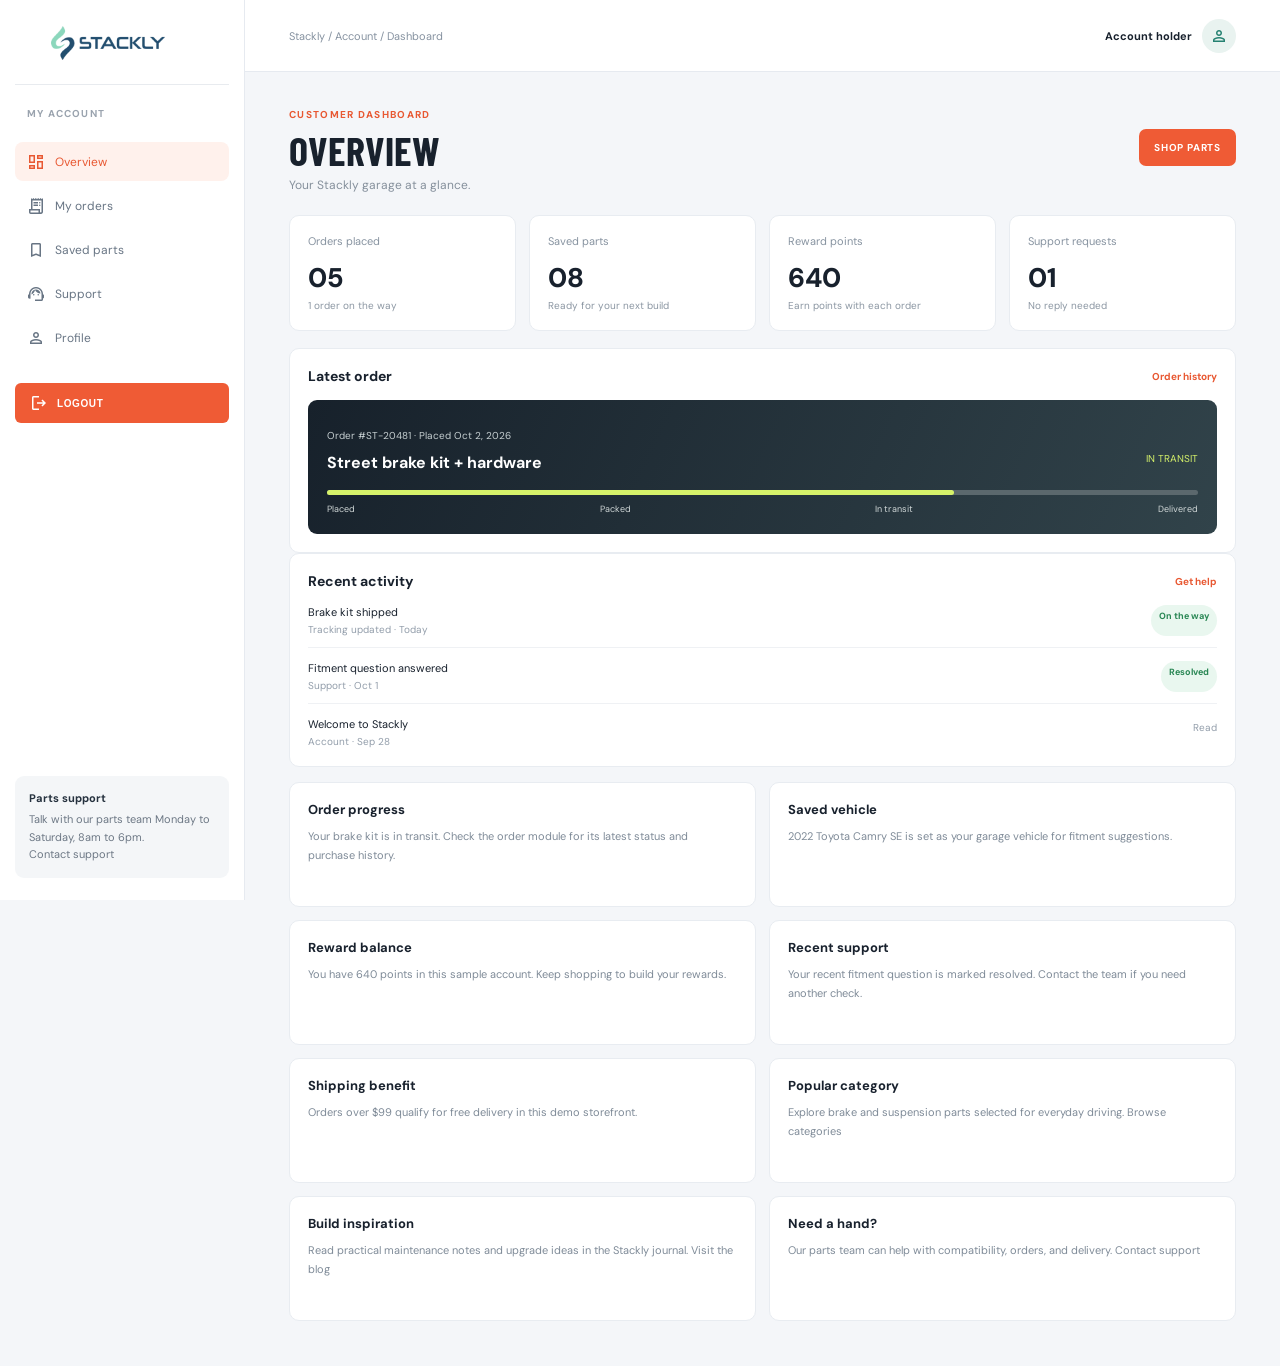
<file: user-dashboard.html>
<!doctype html><html lang="en"><head><meta charset="utf-8"><meta name="viewport" content="width=device-width,initial-scale=1"><meta name="theme-color" content="#f4f6f9"><title>User Dashboard | Stackly</title><link rel="preconnect" href="https://fonts.googleapis.com"><link rel="preconnect" href="https://fonts.gstatic.com" crossorigin><link href="https://fonts.googleapis.com/css2?family=Barlow+Condensed:wght@500;600;700;800&family=DM+Sans:wght@400;500;600;700;800&display=swap" rel="stylesheet"><style>*{box-sizing:border-box}body{margin:0;background:#f4f6f9;color:#18212d;font-family:'DM Sans',Arial,sans-serif}a{color:inherit;text-decoration:none}.layout{min-height:100vh;display:grid;grid-template-columns:245px minmax(0,1fr)}.side{background:#fff;border-right:1px solid #e6eaf0;padding:22px 15px;display:flex;flex-direction:column;gap:22px}.admin .side{background:#17212b;color:#fff;border-color:#2b3943}.brand{padding:0 8px 15px;border-bottom:1px solid #e8ebef}.admin .brand{border-color:#34424b}.brand img{width:170px;height:42px;object-fit:contain}.side-title{padding:0 12px;color:#9aa3ae;text-transform:uppercase;font-size:10px;letter-spacing:.12em;font-weight:700}.side-nav{display:grid;gap:5px}.side-nav a{padding:11px 12px;border-radius:8px;color:#687584;font-size:12px}.admin .side-nav a{color:#b7c1c9}.side-nav a:hover,.side-nav a.active{background:#fff1ec;color:#e85832}.admin .side-nav a:hover,.admin .side-nav a.active{background:#263640;color:#d6f26a}.side-help{margin-top:auto;background:#f4f6f8;border-radius:9px;padding:14px;color:#6d7885;font-size:11px;line-height:1.6}.admin .side-help{background:#263640;color:#ccd4d9}.side-help strong{display:block;color:#25313e;margin-bottom:4px}.admin .side-help strong{color:white}.main{min-width:0}.top{height:72px;background:white;border-bottom:1px solid #e6eaf0;display:flex;justify-content:space-between;align-items:center;padding:0 clamp(16px,4vw,44px);position:sticky;top:0;z-index:2}.crumb{font-size:11px;color:#8692a0}.user{display:flex;align-items:center;gap:10px;font-size:11px;font-weight:700}.avatar{width:34px;height:34px;border-radius:50%;background:#e9f3f0;color:#258171;display:grid;place-items:center}.content{max-width:1450px;margin:auto;padding:30px clamp(16px,4vw,44px) 45px}.title{display:flex;justify-content:space-between;align-items:center;gap:15px;margin-bottom:22px}.title h1{font:700 clamp(30px,4vw,40px)/1 'Barlow Condensed','Arial Narrow',sans-serif;text-transform:uppercase;margin:7px 0}.title p{font-size:12px;color:#85909c;margin:0}.eyebrow{font-size:10px;font-weight:700;letter-spacing:.13em;color:#e85832;text-transform:uppercase}.btn-link{display:inline-block;background:#ef5b35;color:#fff;padding:12px 15px;border-radius:7px;font-size:10px;font-weight:700;text-transform:uppercase;letter-spacing:.08em;white-space:nowrap}.metrics{display:grid;grid-template-columns:repeat(4,minmax(0,1fr));gap:13px;margin-bottom:17px}.metric,.panel{background:#fff;border:1px solid #e8ecf1;border-radius:10px;padding:18px;min-width:0}.metric-label{font-size:11px;color:#8793a0}.metric-value{font-size:27px;font-weight:800;margin:12px 0 4px}.metric-note{font-size:10px;color:#8b96a2}.grid{display:grid;grid-template-columns:minmax(0,1.4fr) minmax(260px,.9fr);gap:15px;margin-bottom:16px}.panel-head{display:flex;justify-content:space-between;align-items:center;gap:12px;margin-bottom:15px}.panel-head h2{font-size:14px;margin:0}.panel-head a{font-size:10px;font-weight:700;color:#e85832}.rows{display:grid;gap:13px}.row{display:flex;justify-content:space-between;gap:10px;padding-bottom:11px;border-bottom:1px solid #eff1f4;font-size:11px}.row:last-child{border:0;padding:0}.muted{display:block;color:#929daa;font-size:10px;margin-top:4px}.pill{border-radius:20px;background:#e9f7ef;color:#288653;padding:5px 8px;font-size:9px;font-weight:700;white-space:nowrap}.feature{padding:19px;border-radius:9px;background:linear-gradient(115deg,#17212b,#31434a);color:white}.feature p{font-size:10px;color:#c7d0d2}.feature strong{font-size:16px}.progress{height:5px;background:#5b686d;border-radius:8px;margin:17px 0 8px}.progress i{display:block;width:72%;height:5px;background:#d6f26a;border-radius:8px}.steps{display:flex;justify-content:space-between;font-size:9px;color:#d1d8d8}.table-wrap{overflow:auto}.table{border-collapse:collapse;width:100%;font-size:10px;min-width:520px}.table th{text-align:left;text-transform:uppercase;color:#919ba7;font-size:9px;letter-spacing:.06em;padding:10px 7px;border-bottom:1px solid #e9edf0}.table td{padding:12px 7px;border-bottom:1px solid #f0f2f5}.table tr:last-child td{border:0}.cards{display:grid;grid-template-columns:repeat(3,minmax(0,1fr));gap:12px}.item{border:1px solid #edf0f3;border-radius:8px;overflow:hidden}.item img{width:100%;height:120px;object-fit:cover;display:block}.item div{padding:11px}.item strong{font-size:10px}.item p{color:#8994a1;font-size:9px;margin:5px 0}.item a{font-size:9px;color:#e85832;font-weight:700}.chart{width:100%;height:165px}.chart path.line{fill:none;stroke:#ef5b35;stroke-width:3}.chart path.area{fill:#ef5b3520}.note{padding:13px;background:#fff8e8;border:1px solid #f1e4be;border-radius:8px;font-size:10px;color:#755a20;line-height:1.65}.foot{color:#98a2ad;font-size:9px;padding:16px 0}.admin .avatar{background:#eaf0fb;color:#405da1}@media(max-width:1000px){.metrics{grid-template-columns:repeat(2,minmax(0,1fr))}.grid{grid-template-columns:1fr}}@media(max-width:700px){.layout{grid-template-columns:1fr}.side{padding:9px 12px;gap:8px;border:0;border-bottom:1px solid #e6eaf0}.brand{border:0;padding:0 4px 5px}.brand img{width:140px;height:34px}.side-title,.side-help{display:none}.side-nav{display:flex;overflow-x:auto}.side-nav a{white-space:nowrap;padding:8px 10px;font-size:10px}.top{height:55px}.content{padding:22px 13px 35px}.title{align-items:flex-start;flex-direction:column}.metric,.panel{padding:14px}.metric-value{font-size:23px}.cards{grid-template-columns:repeat(2,minmax(0,1fr))}.item:last-child:nth-child(odd){display:none}}.module-section-grid{display:grid;grid-template-columns:repeat(2,minmax(0,1fr));gap:13px;margin-top:15px}.module-detail{min-height:125px}.module-detail h2{font-size:13px;margin:0 0 9px}.module-detail p{color:#7f8b98;font-size:11px;line-height:1.75;margin:0}.side-signout{width:100%;margin-top:4px;text-align:left}.signout-btn{border:0;border-radius:6px;background:#ef5b35;color:#fff;padding:10px 14px;font-size:10px;font-weight:700;letter-spacing:.06em;text-transform:uppercase;cursor:pointer}.signout-btn:hover{background:#d94b29}@media(max-width:700px){.module-section-grid{grid-template-columns:1fr}}.dash-menu-toggle,.side-close{display:none}.side-close{border:0;background:transparent;color:inherit;font-size:12px;font-weight:700;text-align:right;padding:8px}@media(max-width:700px){.dash-menu-toggle{display:inline-flex;align-items:center;justify-content:center;width:38px;height:38px;border:1px solid #e4e8ed;border-radius:7px;background:#fff;color:#18212d;font-size:20px;cursor:pointer;flex:none}.top{justify-content:flex-start;gap:10px}.top .crumb{flex:1}.top .user{gap:7px}.layout.mobile-menu-open{overflow:hidden}.layout.mobile-menu-open .side{display:flex;position:fixed;inset:0;z-index:50;width:100%;height:100dvh;overflow-y:auto;padding:14px 18px 24px;gap:15px}.layout.mobile-menu-open .side-close{display:block;align-self:flex-end}.layout.mobile-menu-open .side-nav{display:grid;overflow:visible;gap:8px}.layout.mobile-menu-open .side-nav a{padding:14px;font-size:15px}.layout.mobile-menu-open .side-title{display:block}.layout.mobile-menu-open .side-help{display:block;margin-top:auto}.layout.mobile-menu-open .side-signout{width:100%}}.site-footer{background:#fff;border-top:1px solid #e4e7eb;padding:36px 32px 18px;color:#59616b}.site-footer .footgrid{display:grid;grid-template-columns:1.5fr 1fr 1fr 1fr;gap:26px;padding-bottom:25px}.site-footer .footer-brand{font:900 25px "Barlow Condensed",sans-serif;letter-spacing:.08em;color:#18212d}.site-footer p{max-width:260px;color:#78818b;font-size:11px;line-height:1.8}.site-footer h4{font:700 18px "Barlow Condensed",sans-serif;text-transform:uppercase;color:#18212d;margin:5px 0 15px}.site-footer .footgrid a:not(.footer-brand){display:block;color:#59616b;text-decoration:none;font-size:11px;margin:10px 0}.site-footer .footgrid a:hover{color:#e85832}.site-footer .copyright{border-top:1px solid #e4e7eb;padding-top:15px;font-size:10px;color:#78818b;display:flex;justify-content:space-between;gap:12px;flex-wrap:wrap}@media(max-width:800px){.site-footer{padding:28px 20px 16px}.site-footer .footgrid{grid-template-columns:repeat(2,minmax(0,1fr));gap:20px 14px}}.dash-menu-toggle svg,.side-close svg,.nav-icon{width:18px;height:18px;fill:none;stroke:currentColor;stroke-width:1.8;stroke-linecap:round;stroke-linejoin:round;flex:none}.dash-menu-toggle .menu-close-icon{display:none}.mobile-menu-open .dash-menu-toggle .menu-open-icon{display:none}.mobile-menu-open .dash-menu-toggle .menu-close-icon{display:inline-flex}.side-close{display:flex;align-items:center;justify-content:flex-end;gap:7px}.side-nav a{display:flex;align-items:center;gap:11px}.side-nav a .nav-icon{width:17px;height:17px}@media(max-width:700px){.side-close{display:none}.layout.mobile-menu-open .side-close{display:flex}}@media(max-width:420px){.crumb{font-size:9px}.top .user{font-size:9px}.avatar{width:30px;height:30px}.content{padding-left:12px;padding-right:12px}.cards{grid-template-columns:1fr}.item{display:grid;grid-template-columns:110px 1fr}.item img{height:100%;min-height:100px}.item:last-child:nth-child(odd){display:grid}}
</style><link rel="preconnect" href="https://fonts.googleapis.com"><link rel="preconnect" href="https://fonts.gstatic.com" crossorigin><link href="https://fonts.googleapis.com/css2?family=Material+Symbols+Outlined:opsz,wght,FILL,GRAD@20..48,400,0,0" rel="stylesheet"><style>.side-close{display:none!important}.layout.mobile-menu-open .side-close{display:flex!important}.material-symbols-outlined{font-family:"Material Symbols Outlined";font-weight:normal;font-style:normal;font-size:20px;line-height:1;display:inline-flex;align-items:center;justify-content:center;white-space:nowrap;direction:ltr;font-feature-settings:"liga";-webkit-font-feature-settings:"liga";-webkit-font-smoothing:antialiased}</style><style>@media(max-width:700px){html,body{width:100%;max-width:100%;overflow-x:hidden}.layout,.main,.top,.content,.module-view{width:100%;max-width:100%;min-width:0}.layout{overflow-x:clip}.crumb{display:none}.side-nav{display:none}.layout.mobile-menu-open .side-nav{display:grid}.top{box-sizing:border-box;justify-content:flex-start;overflow:hidden}.top .user{margin-left:auto;min-width:0;white-space:nowrap}.content>*{min-width:0;max-width:100%}.grid,.metrics,.module-section-grid,.panel,.metric{min-width:0;max-width:100%}.panel-head{min-width:0;flex-wrap:wrap}.title h1,.title p{overflow-wrap:anywhere}.table-wrap{max-width:100%;overflow-x:auto}}@media(max-width:420px){.top{padding-left:12px;padding-right:12px}.top .user>[data-user-name]{max-width:105px;overflow:hidden;text-overflow:ellipsis}.content{overflow-x:clip}}</style><style>.top .signout-btn,.top #signOut{display:none!important}</style><style>html{scroll-behavior:smooth}.scroll-reveal{opacity:0;transform:translateY(18px);transition:opacity .55s ease,transform .55s ease}.scroll-reveal.is-visible{opacity:1;transform:translateY(0)}.product,.make,.category,.visual-card,.number-item,.benefit,.metric,.panel,.module-detail,.item,.faq-list details,.form-card,.quote-panel{transition:transform .25s ease,box-shadow .25s ease,border-color .25s ease}.product:hover,.make:hover,.category:hover,.visual-card:hover,.number-item:hover,.benefit:hover,.metric:hover,.panel:hover,.module-detail:hover,.item:hover,.faq-list details:hover,.form-card:hover,.quote-panel:hover{transform:translateY(-4px);box-shadow:0 12px 28px #18212d18;border-color:#ef5b35}@media(prefers-reduced-motion:reduce){html{scroll-behavior:auto}.scroll-reveal,.product,.make,.category,.visual-card,.number-item,.benefit,.metric,.panel,.module-detail,.item,.faq-list details,.form-card,.quote-panel{transition:none;transform:none}}</style><style>.side-signout{display:none!important}.layout.mobile-menu-open .side-signout{display:flex!important;align-items:center;justify-content:flex-start;gap:8px;width:100%;margin-top:6px}</style><style>@media(max-width:700px){.side .brand{display:none!important}.layout.mobile-menu-open .side .brand{display:block!important}}</style><link rel="stylesheet" href="site-enhancements.css"></head><body><div class="layout "><aside class="side"><button class="side-close" type="button" aria-label="Close dashboard menu">Close menu <svg aria-hidden="true" viewBox="0 0 24 24"><path d="m6 6 12 12M18 6 6 18"/></svg></button><div class="brand"><a href="#overview" aria-label="Stackly dashboard home"><img src="assets/logo-dark.webp" alt="Stackly"></a></div><div class="side-title">My account</div><nav class="side-nav"><a class="active" href="#overview"><span class="material-symbols-outlined nav-icon" aria-hidden="true">dashboard</span><span>Overview</span></a><a href="#orders"><span class="material-symbols-outlined nav-icon" aria-hidden="true">receipt_long</span><span>My orders</span></a><a href="#saved-parts"><span class="material-symbols-outlined nav-icon" aria-hidden="true">bookmark</span><span>Saved parts</span></a><a href="#support"><span class="material-symbols-outlined nav-icon" aria-hidden="true">support_agent</span><span>Support</span></a><a href="#profile"><span class="material-symbols-outlined nav-icon" aria-hidden="true">person</span><span>Profile</span></a></nav><button class="signout-btn side-signout" id="signOut" type="button"><span class="material-symbols-outlined" aria-hidden="true">logout</span> Sign out</button><div class="side-help"><strong>Parts support</strong>Talk with our parts team Monday to Saturday, 8am to 6pm.<br><a href="#support">Contact support  </a></div></aside><div class="main"><header class="top"><button class="dash-menu-toggle" type="button" aria-label="Open dashboard menu" aria-expanded="false"><span class="material-symbols-outlined menu-open-icon" aria-hidden="true">menu</span><span class="material-symbols-outlined menu-close-icon" aria-hidden="true">close</span></button><span class="crumb">Stackly / Account / Dashboard</span><div class="user"><span data-user-name>Account holder</span><span class="avatar">JS</span></div></header><main class="content" id="overview"><div class="title"><div><span class="eyebrow">Customer dashboard</span><h1>Welcome back, Jordan</h1><p>Here&rsquo;s what&rsquo;s happening with your garage today.</p></div><a class="btn-link" href="#saved-parts">Shop parts  </a></div><div class="metrics"><article class="metric"><div class="metric-label">Orders placed</div><div class="metric-value">05</div><div class="metric-note">1 order on the way</div></article><article class="metric"><div class="metric-label">Saved parts</div><div class="metric-value">08</div><div class="metric-note">Ready for your next build</div></article><article class="metric"><div class="metric-label">Reward points</div><div class="metric-value">640</div><div class="metric-note">Earn points with each order</div></article><article class="metric"><div class="metric-label">Support requests</div><div class="metric-value">01</div><div class="metric-note">No reply needed</div></article></div><div class="grid"><section class="panel" id="orders"><div class="panel-head"><h2>Latest order</h2><a href="#orders">Order history  </a></div><div class="feature"><p>Order #ST-20481 &middot; Placed Oct 2, 2026</p><strong>Street brake kit + hardware</strong><span style="float:right;color:#d6f26a;font-size:10px">IN TRANSIT</span><div class="progress"><i></i></div><div class="steps"><span>Placed</span><span>Packed</span><span>In transit</span><span>Delivered</span></div></div></section><section class="panel" id="support"><div class="panel-head"><h2>Recent activity</h2><a href="#support">Get help  </a></div><div class="rows"><div class="row"><span>Brake kit shipped<span class="muted">Tracking updated &middot; Today</span></span><span class="pill">On the way</span></div><div class="row"><span>Fitment question answered<span class="muted">Support &middot; Oct 1</span></span><span class="pill">Resolved</span></div><div class="row"><span>Welcome to Stackly<span class="muted">Account &middot; Sep 28</span></span><span class="muted">Read</span></div></div></section></div><section class="panel" id="recent-orders" style="margin-bottom:16px"><div class="panel-head"><h2>Recent orders</h2><a href="#saved-parts">Shop again  </a></div><div class="table-wrap"><table class="table"><thead><tr><th>Order</th><th>Date</th><th>Items</th><th>Total</th><th>Status</th></tr></thead><tbody><tr><td>#ST-20481</td><td>Oct 2, 2026</td><td>Brake kit</td><td>$248.90</td><td><span class="pill">In transit</span></td></tr><tr><td>#ST-19842</td><td>Sep 14, 2026</td><td>Air intake kit</td><td>$189.00</td><td><span class="pill">Delivered</span></td></tr><tr><td>#ST-18705</td><td>Aug 30, 2026</td><td>Tool set</td><td>$99.50</td><td><span class="pill">Delivered</span></td></tr></tbody></table></div></section><section class="panel" id="saved-parts" style="margin-bottom:16px"><div class="panel-head"><h2>Recommended for your garage</h2><a href="#saved-parts">Browse parts  </a></div><div class="cards"><article class="item"><img src="assets/photos/photo-1486262715619-67b85e0b08d3.webp" alt="Brake service"><div><strong>Street brake kit</strong><p>Confident stopping &middot; $199</p><a href="#saved-parts">View part  </a></div></article><article class="item"><img src="assets/photos/photo-1619642751034-765dfdf7c58e.webp" alt="Engine upgrade"><div><strong>High-flow intake</strong><p>Performance &middot; $189</p><a href="#saved-parts">View part  </a></div></article><article class="item"><img src="assets/photos/photo-1558618666-fcd25c85cd64.webp" alt="Garage tool set"><div><strong>Garage tool set</strong><p>82-piece essentials &middot; $99</p><a href="#saved-parts">View part  </a></div></article></div></section><div class="grid"><section class="panel" id="profile"><div class="panel-head"><h2>Vehicle profile</h2><a href="#support">Update details  </a></div><div class="row"><span>2022 Toyota Camry SE<span class="muted">2.5L &middot; Automatic &middot; Daily driver</span></span><span>Vehicle</span></div></section><section class="panel" id="accountDetails"><div class="panel-head"><h2>Account details</h2><a href="#support">Request a change  </a></div><div class="rows"><div class="row"><span>Username<span class="muted" data-user-name>Account holder</span></span></div><div class="row"><span>Email address<span class="muted" data-user-email>Sign in to view your email</span></span></div></div></section><aside class="note"><strong>Good to know</strong><br>Your brake kit order was fitment-checked for your saved vehicle. Need installation help? <a href="#support">Explore support  </a></aside></div></main></div></div><script>const layout=document.querySelector('.layout'),menuToggle=document.querySelector('.dash-menu-toggle'),sideClose=document.querySelector('.side-close');function toggleSide(open){layout.classList.toggle('mobile-menu-open',open);document.body.style.overflow=open?'hidden':'';menuToggle.setAttribute('aria-expanded',String(open))}menuToggle.addEventListener('click',()=>toggleSide(!layout.classList.contains('mobile-menu-open')));sideClose?.addEventListener('click',()=>toggleSide(false));document.addEventListener('keydown',e=>{if(e.key==='Escape')toggleSide(false)});const main=document.querySelector('.content'),admin=document.querySelector('.layout').classList.contains('admin'),sideLinks=[...document.querySelectorAll('.side-nav a')],h=main.querySelector('.title h1'),sub=main.querySelector('.title p'),eyebrow=main.querySelector('.title .eyebrow'),foot=main.querySelector('.foot');const moduleNames=admin?{overview:'Overview',orders:'Orders',inventory:'Inventory',customers:'Customers',reports:'Reports'}:{overview:'Overview',orders:'My orders','saved-parts':'Saved parts',support:'Support',profile:'Profile'};const helpText=admin?'Manage store activity, orders, and inventory.':'Your Stackly garage at a glance.';const children=[...main.children];const title=main.querySelector(':scope > .title');const topGrid=children.find(x=>x.classList.contains('grid'));const metrics=children.find(x=>x.classList.contains('metrics'));const views={};function makeView(key,nodes){const v=document.createElement('section');v.className='module-view';v.dataset.view=key;v.hidden=true;nodes.filter(Boolean).forEach(n=>v.append(n));views[key]=v;return v}if(admin){const report=topGrid?.querySelector('#reports'),customers=topGrid?.querySelector('#customers'),orders=main.querySelector('#orders'),inventory=main.querySelector('#inventory'),notice=main.querySelector('.notice');makeView('overview',[metrics,notice]);makeView('orders',[orders]);makeView('inventory',[inventory]);makeView('customers',[customers]);makeView('reports',[report])}else{const latest=topGrid?.querySelector('#orders'),support=topGrid?.querySelector('#support'),orders=main.querySelector('#recent-orders'),saved=main.querySelector('#saved-parts'),profile=main.querySelector('#profile'),notice=main.querySelector('.notice');makeView('overview',[metrics,latest,support?.cloneNode(true)]);makeView('orders',[orders]);makeView('saved-parts',[saved]);makeView('support',[support]);makeView('profile',[profile,main.querySelector('#accountDetails'),notice])}const extraContent={"overview":[["Order progress","Your brake kit is in transit. Check the order module for its latest status and purchase history."],["Saved vehicle","2022 Toyota Camry SE is set as your garage vehicle for fitment suggestions."],["Reward balance","You have 640 points in this sample account. Keep shopping to build your rewards."],["Recent support","Your recent fitment question is marked resolved. Contact the team if you need another check."],["Shipping benefit","Orders over $99 qualify for free delivery in this demo storefront."],["Popular category","Explore brake and suspension parts selected for everyday driving. <a href=\"#saved-parts\">Browse categories  </a>"],["Build inspiration","Read practical maintenance notes and upgrade ideas in the Stackly journal. <a href=\"#support\">Visit the blog  </a>"],["Need a hand?","Our parts team can help with compatibility, orders, and delivery. <a href=\"#support\">Contact support  </a>"]],"orders":[["Current shipment","Order #ST-20481 is shown as in transit in this sample dashboard."],["Order history","Review recent purchases, dates, totals, and delivery status in the order table above."],["Tracking updates","Carrier updates may take time to appear after a parcel is scanned."],["Delivery address","Check your saved shipping details before placing your next order."],["Returns","Need to return a part? Contact support with the order number and item details. <a href=\"#support\">Start a request  </a>"],["Warranty help","Keep the order number and product details available when asking about warranty coverage."],["Reorder a part","Find matching parts for your vehicle in the storefront. <a href=\"#saved-parts\">Browse parts  </a>"],["Fitment check","Confirm the year, make, model, and trim before ordering replacement parts. <a href=\"#support\">Fitment services  </a>"]],"saved-parts":[["Your collection","Saved items make it easier to compare options for a future repair or upgrade."],["Brake upgrades","Compare rotors and brake kits based on vehicle fitment and intended use."],["Engine parts","Look at intake and engine options that match your vehicle configuration."],["Garage essentials","Keep useful tools close for common maintenance projects."],["Compatibility","Always check year, make, model, and trim before buying a saved item."],["Price check","Prices shown here are examples; view the store for current product details."],["Compare options","Consider material, warranty, installation needs, and driving conditions."],["Find something new","Explore all parts and accessories in the Stackly catalog. <a href=\"#saved-parts\">Open the catalog  </a>"]],"support":[["Fitment advice","Share your vehicle and part details so the team can check compatibility."],["Order questions","Include your order number when asking about shipment or delivery."],["Shipping help","Check your tracking updates and contact support if a delivery looks delayed."],["Returns","Ask the support team about the return process and eligible items."],["Warranty","Have the product name, order number, and a description of the issue ready."],["Part sourcing","Send a part name or number if you need help finding a replacement."],["Support hours","The demo storefront lists support Monday through Saturday, 8am to 6pm."],["Contact the team","Send your question through the contact page. <a href=\"#support\">Open contact form  </a>"]],"profile":[["Account name","Your dashboard name is derived from the username portion of your login email."],["Email address","The email used to sign in is shown in Account details above."],["Vehicle profile","Your saved vehicle is a 2022 Toyota Camry SE in this demo."],["Fitment preferences","Vehicle details help narrow the catalog to relevant parts."],["Shipping details","Contact support if your delivery information needs an update."],["Communication","Use your login email when following up about a Stackly order."],["Password","For this demo, password changes are not connected to an authentication service."],["Account help","For account changes, send a request to Stackly support. <a href=\"#support\">Contact support  </a>"]]};Object.entries(extraContent).forEach(([key,items])=>{const view=views[key],grid=document.createElement("div");grid.className="module-section-grid";items.forEach(([heading,copy])=>{const section=document.createElement("section");section.className="panel module-detail";section.innerHTML="<h2>"+heading+"</h2><p>"+copy+"</p>";grid.append(section)});view.append(grid)});main.replaceChildren(title,...Object.values(views));function showModule(key,remember=true){if(!views[key])key='overview';for(const [name,v] of Object.entries(views))v.hidden=name!==key;sideLinks.forEach(a=>{const active=a.getAttribute('href')==='#'+key;a.classList.toggle('active',active);if(active)a.setAttribute('aria-current','page');else a.removeAttribute('aria-current')});h.textContent=moduleNames[key];sub.textContent=helpText;eyebrow.textContent=admin?'Store management':'Customer dashboard';document.title=moduleNames[key]+' | '+(admin?'Admin':'User')+' Dashboard | Stackly';if(remember)history.pushState({module:key},'', '#'+key)}document.querySelectorAll('.brand a,.side-help a').forEach(a=>a.addEventListener('click',e=>{const key=a.getAttribute('href').slice(1);if(views[key]){e.preventDefault();showModule(key);toggleSide(false)}}));sideLinks.forEach(a=>a.addEventListener('click',e=>{e.preventDefault();const target=a.getAttribute('href').slice(1);showModule(target);toggleSide(false);if(target==='profile')document.querySelector('[data-view=profile]')?.focus({preventScroll:true})}));main.addEventListener('click',e=>{const a=e.target.closest('a[href^="#"]');if(!a)return;let key=a.getAttribute('href').slice(1);if(key==='recent-orders')key='orders';if(views[key]){e.preventDefault();showModule(key)}});window.addEventListener('popstate',()=>showModule(location.hash.slice(1)||'overview',false));showModule(location.hash.slice(1)||'overview',false);document.querySelector('#signOut').addEventListener('click',()=>{sessionStorage.removeItem('stacklyUserEmail');sessionStorage.removeItem('stacklyUserName');location.href='login.html'});const loginEmail=sessionStorage.getItem('stacklyUserEmail')||'';const displayName=sessionStorage.getItem('stacklyUserName')||(loginEmail.split('@')[0]||'Account holder');document.querySelectorAll('[data-user-name]').forEach(el=>el.textContent=displayName);document.querySelectorAll('[data-user-email]').forEach(el=>el.textContent=loginEmail||'Sign in to view your email');</script><script>(()=>{const selectors="main section,main article,.metric,.panel,.module-detail,.item,.visual-card,.number-item,.benefit,.faq-list details,.form-card";const nodes=[...document.querySelectorAll(selectors)].filter(el=>!el.classList.contains("reveal"));nodes.forEach((el,i)=>{el.classList.add("scroll-reveal");el.style.transitionDelay=(i%5)*55+"ms"});if(matchMedia("(prefers-reduced-motion: reduce)").matches){nodes.forEach(el=>el.classList.add("is-visible"));return}if(!("IntersectionObserver" in window)){nodes.forEach(el=>el.classList.add("is-visible"));return}const observer=new IntersectionObserver(entries=>entries.forEach(entry=>{if(entry.isIntersecting){entry.target.classList.add("is-visible");observer.unobserve(entry.target)}}),{threshold:.08});nodes.forEach(el=>observer.observe(el))})();</script><script src="site-enhancements.js"></script></body></html>
</file>
<file: site-enhancements.css>
@media(max-width:640px){.header{justify-content:space-between}.header .logo{order:1;margin-right:auto}.header .head-actions{order:2;margin-left:auto}.header .menu{order:3;margin-left:8px}.header .nav{order:4}}
@media(min-width:701px){.layout>.side{position:fixed;inset:0 auto 0 0;width:245px;height:100vh;overflow-y:auto;z-index:45}.layout>.main{grid-column:2;padding-top:72px}.layout>.main>.top{position:fixed;top:0;left:245px;right:0;z-index:40}.layout>.side .side-signout{display:flex!important;align-items:center;gap:8px}}
@media(max-width:700px){.layout>.side{position:sticky;top:0;z-index:45}.layout>.side .brand{display:flex!important;align-items:center;justify-content:space-between;width:100%;padding:0 4px 5px}.layout>.side .brand .user{margin-left:auto;margin-right:8px;cursor:pointer}.layout>.side .brand .user>[data-user-name]{display:none}.layout>.side .brand .user .avatar{width:38px;height:38px}.layout>.side .side-signout{display:none!important;align-items:center;gap:8px}.layout.mobile-menu-open>.side .side-signout{display:flex!important;width:100%;margin-top:6px}.layout>.main{padding-top:0}.layout>.main>.top{display:none!important}.layout>.main>.content{padding-left:12px;padding-right:12px}.layout.mobile-menu-open>.side{position:fixed;top:0;left:0;right:0;bottom:0;height:100vh}.layout.mobile-menu-open>.main{padding-top:0}}
.layout.mobile-menu-open .side .brand .user{display:none!important}
.layout .dash-menu-toggle .menu-open-icon{display:inline-flex!important}.layout .dash-menu-toggle .menu-close-icon{display:none!important}
.layout.mobile-menu-open .dash-menu-toggle{display:none!important}
aside.side .side-signout{display:flex!important;align-items:center;gap:8px}
.footer-social{display:flex;align-items:center;gap:10px;margin-top:16px}.footer-social a{display:grid!important;place-items:center;width:34px;height:34px;margin:0!important;border:1px solid #d9dcd6;border-radius:50%;color:inherit!important;transition:background .2s,color .2s,border-color .2s}.footer-social a:hover{background:#f05b35;border-color:#f05b35;color:#fff!important}.footer-social svg{width:16px;height:16px;fill:currentColor}.forgot-password{display:inline-block;margin:4px 0 14px;color:#df5330;font-size:12px;text-decoration:underline;text-underline-offset:3px}.reset-dialog{width:min(440px,calc(100% - 32px));border:0;border-radius:10px;padding:28px;box-shadow:0 24px 80px #1115}.reset-dialog::backdrop{background:#101315a8}.reset-dialog h2{margin:0 0 8px;font:700 28px var(--cond,Arial);text-transform:uppercase}.reset-dialog p{font-size:13px;line-height:1.7;color:#686b68}.reset-dialog label{display:block;font-size:11px;font-weight:700;margin:16px 0 6px}.reset-dialog input{width:100%;height:44px;border:1px solid #d9dcd6;padding:0 12px}.reset-dialog-actions{display:flex;justify-content:flex-end;gap:10px;margin-top:18px}.reset-dialog button{border:0;padding:12px 16px;cursor:pointer}.reset-dialog .reset-submit{background:#f05b35;color:#fff;text-transform:uppercase;font-size:10px;font-weight:700;letter-spacing:.08em}.reset-dialog .reset-cancel{background:#eee}
</file>
